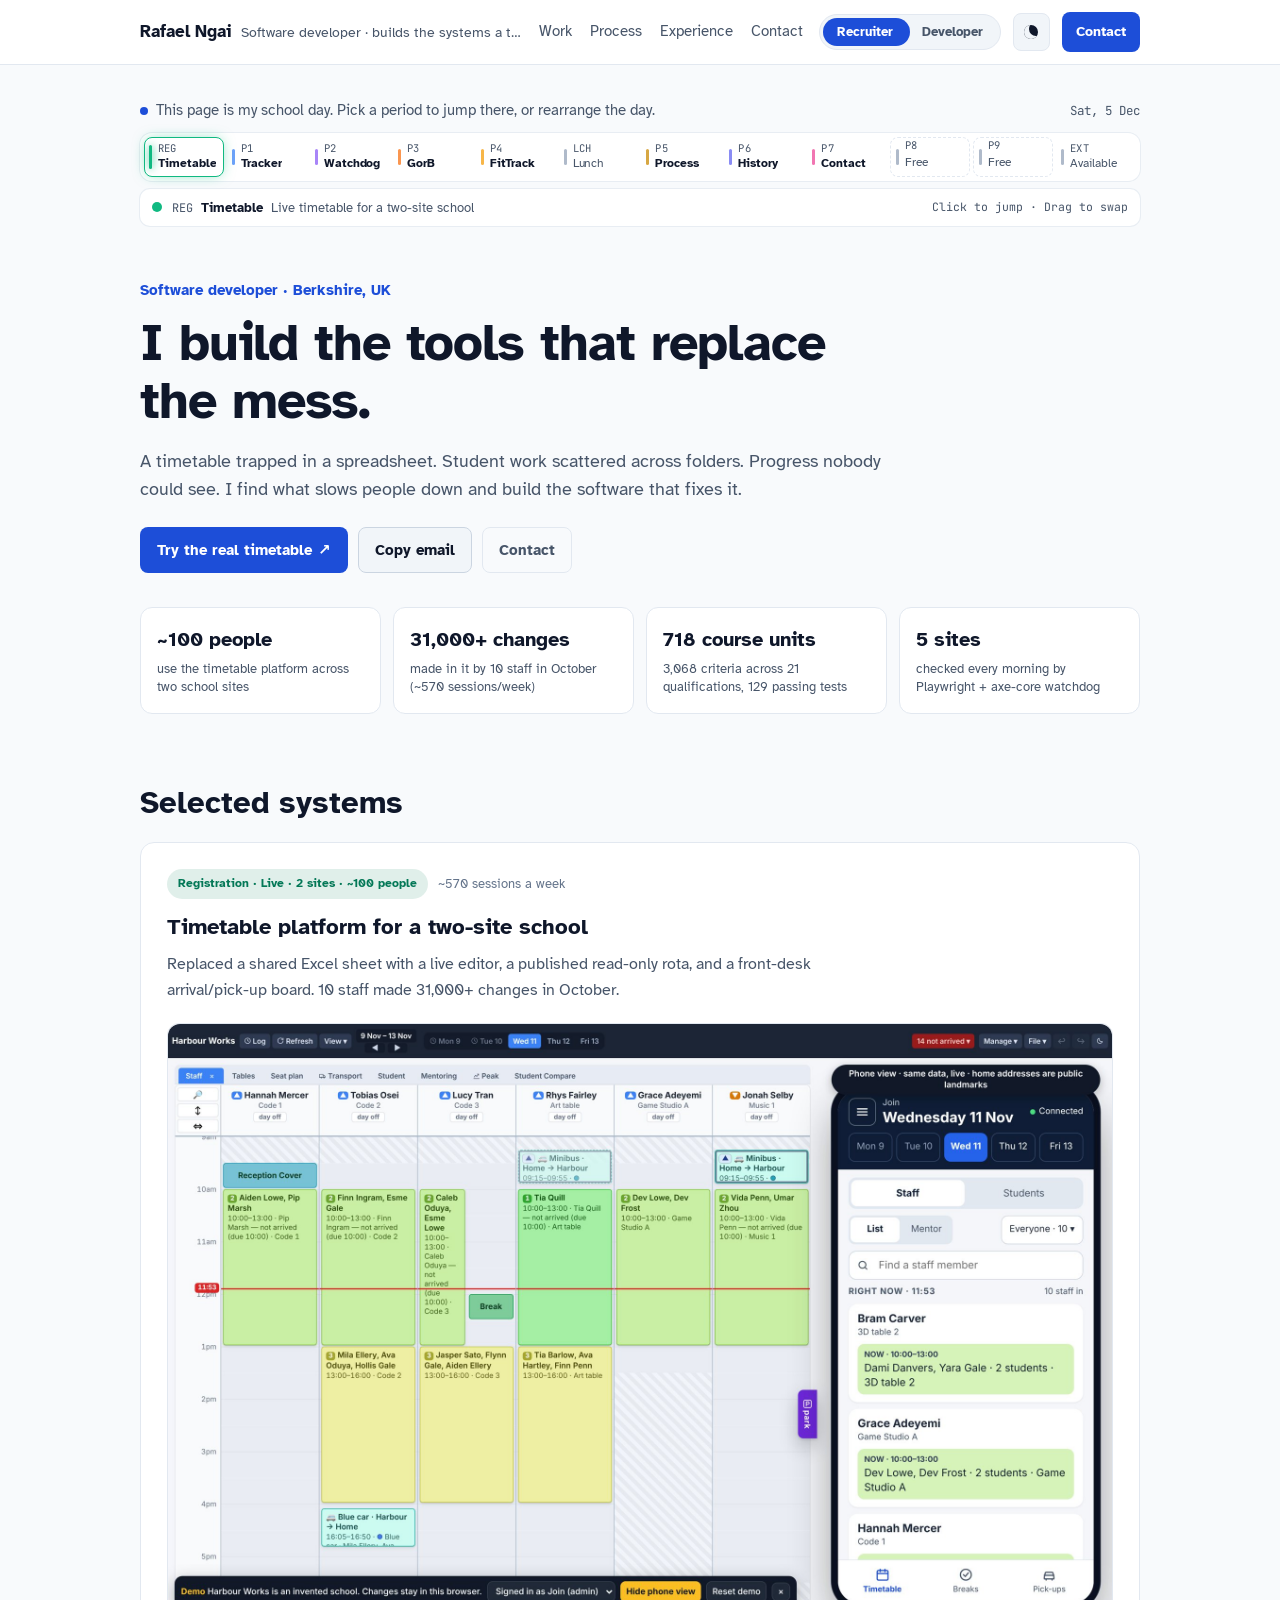
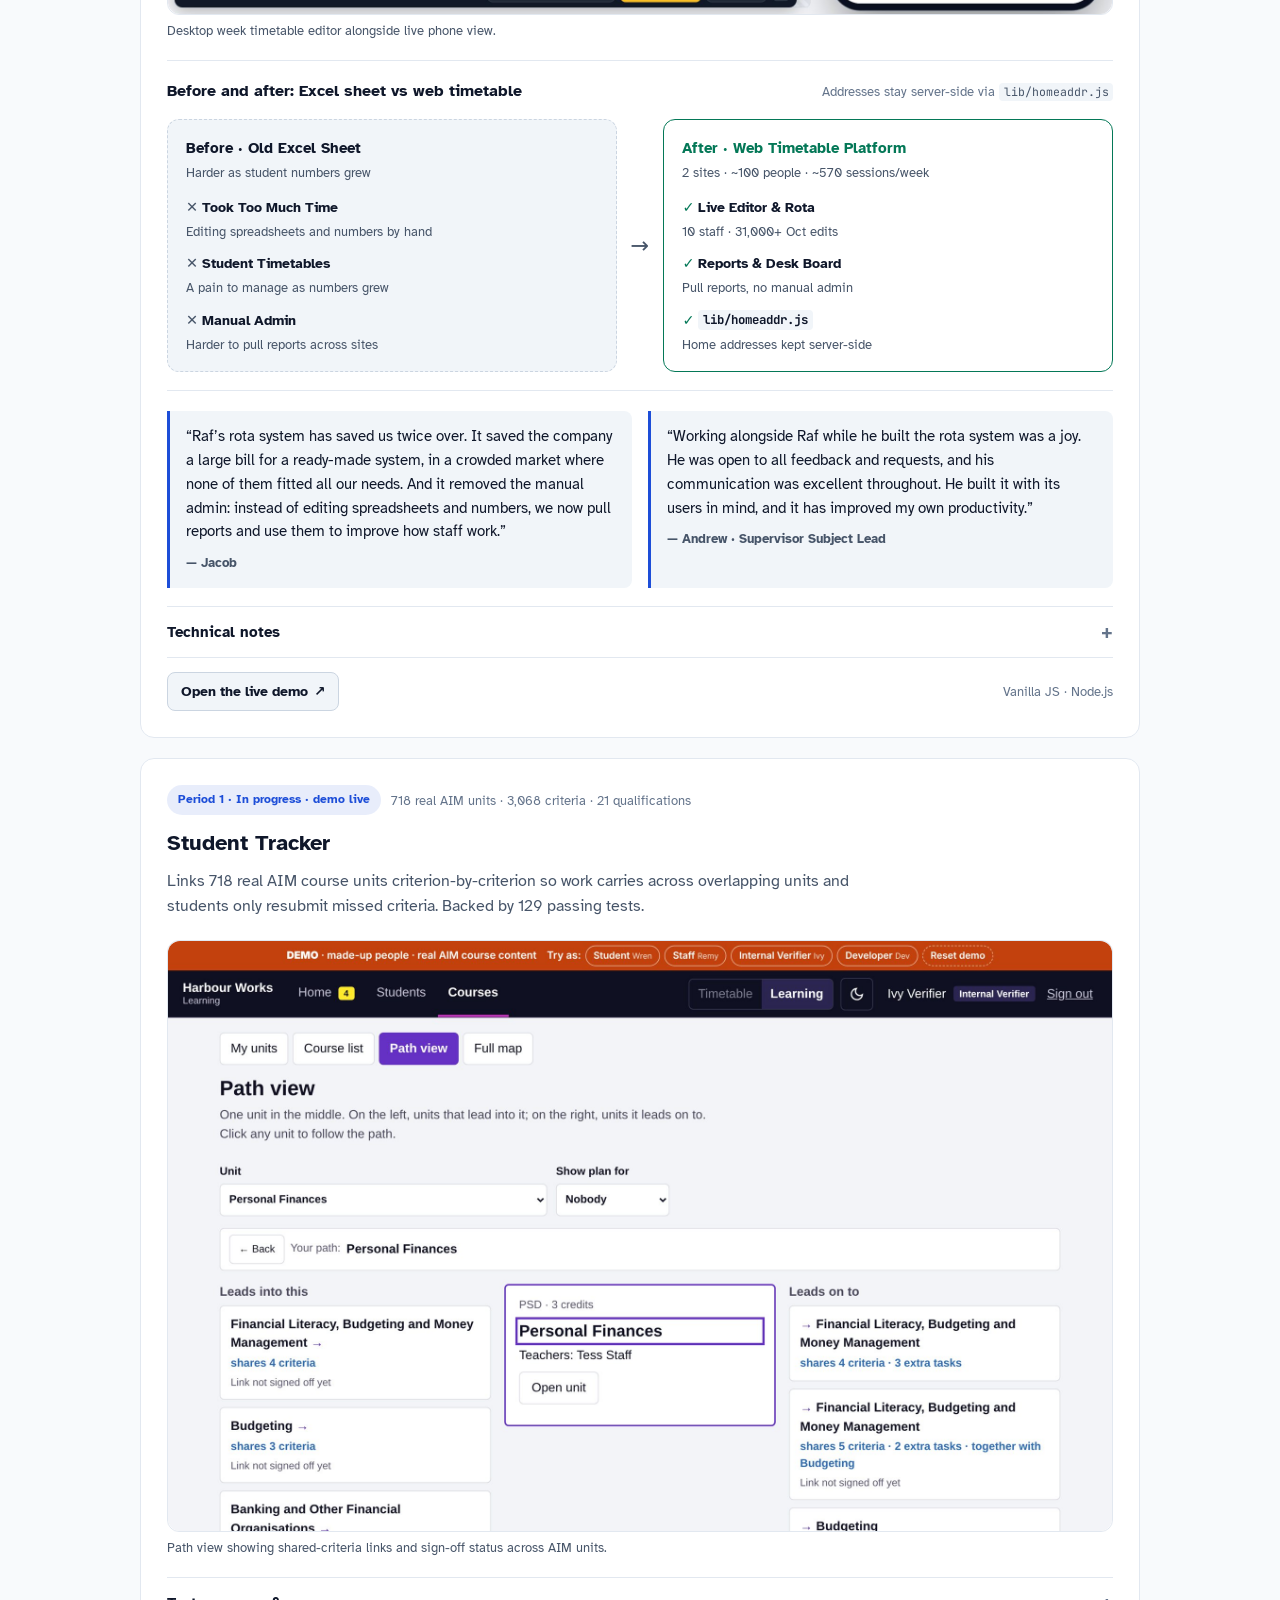
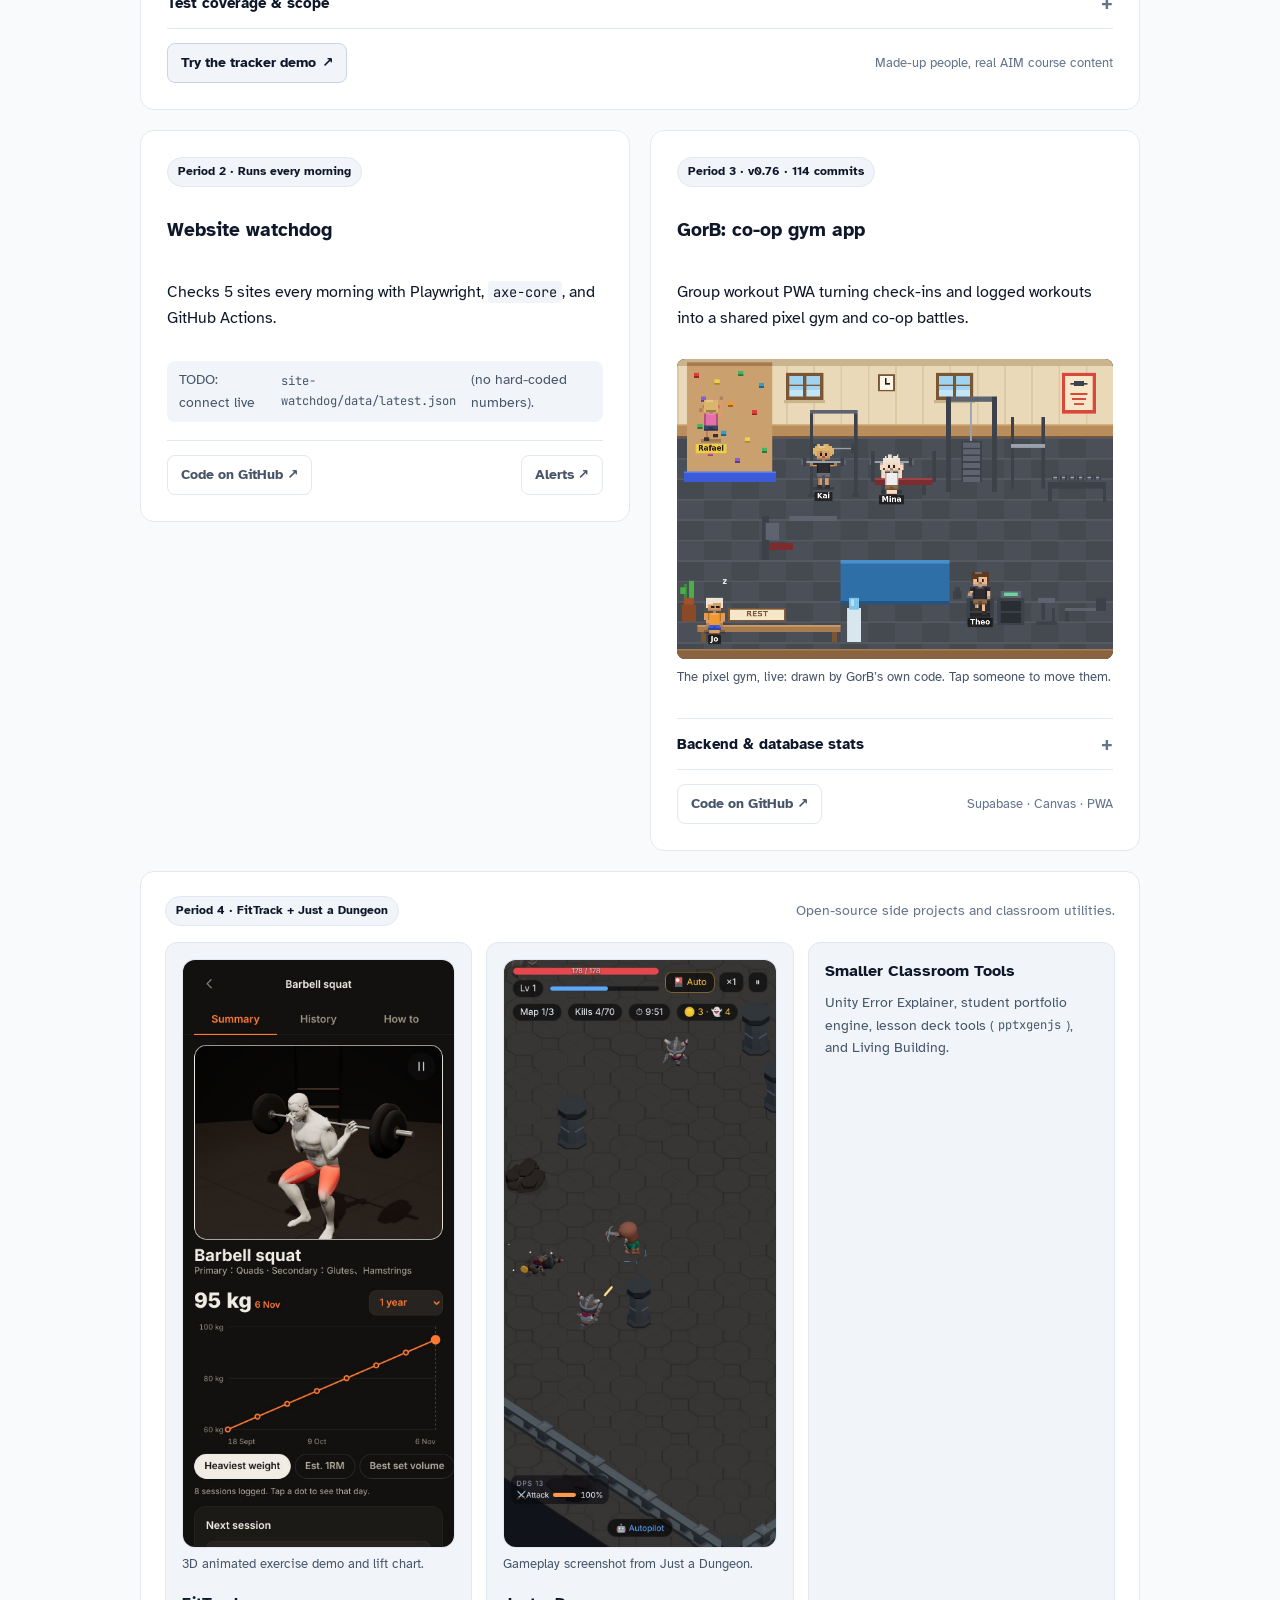
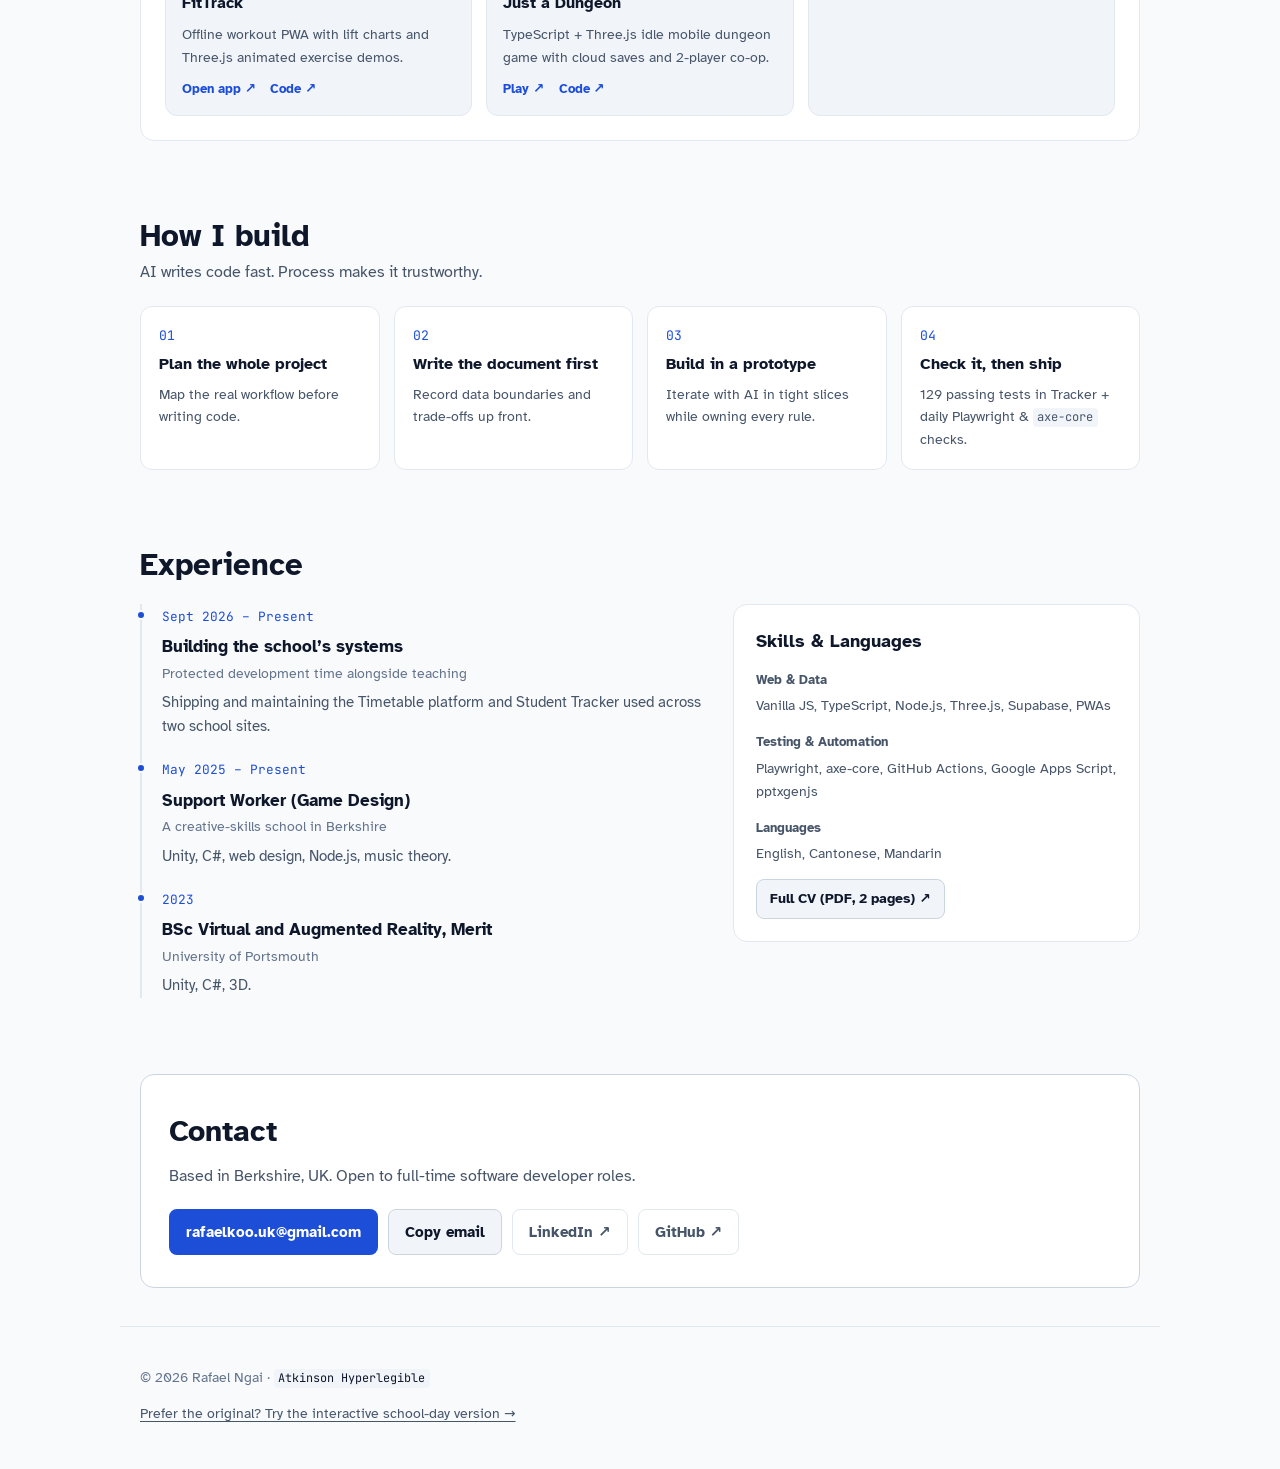
<file: index.html>
<!DOCTYPE html>
<html lang="en">
<head>
  <meta charset="UTF-8" />
  <meta name="viewport" content="width=device-width, initial-scale=1.0" />
  <title>Rafael Ngai — Software Developer</title>
  <script>
    document.documentElement.classList.add('js');
    try { var t = localStorage.getItem('rafael-theme'); if (t) document.documentElement.setAttribute('data-theme', t); } catch (e) {}
  </script>
  <link rel="preconnect" href="https://fonts.googleapis.com" />
  <link rel="preconnect" href="https://fonts.gstatic.com" crossorigin />
  <link href="https://fonts.googleapis.com/css2?family=Atkinson+Hyperlegible:ital,wght@0,400;0,700;1,400&family=JetBrains+Mono:wght@400;500&display=swap" rel="stylesheet" />
  <link rel="stylesheet" href="styles.css" />
<meta name="description" content="Rafael Ngai, software developer in Berkshire, UK. I build the tools that replace the mess: a timetable platform used by ~100 people across two school sites, a course tracker, and a daily website watchdog.">
<meta property="og:title" content="Rafael Ngai, software developer">
<meta property="og:image" content="https://rafaelkoo.github.io/img/timetable.jpg">
<link rel="manifest" href="/site.webmanifest">
<link rel="apple-touch-icon" href="/apple-touch-icon.png">
<link rel="icon" href="/favicon.svg">
<style>.media-frame img{border-radius:inherit}.media-frame:has(img){border:1px solid var(--border-subtle);padding:0;background:none}.pixel-gym-box canvas{max-width:100%}</style>
<style>.accordion-inner .dev-h{margin:4px 0 6px;font-size:.95rem}.accordion-inner pre.code{overflow-x:auto;margin:0 0 14px;padding:12px 14px;background:#1b2130;color:#DCE3F0;border-radius:8px;font-family:"JetBrains Mono",ui-monospace,monospace;font-size:12.5px;line-height:1.55}.code .c{color:#8C97AD}.code .k{color:#9DB4FF}.code .s{color:#B5E8A0}.spk-wrap{display:inline-flex;align-items:center;gap:8px;margin-left:auto;margin-right:10px}.spk{width:84px;height:24px;display:block}.spk polyline{fill:none;stroke:var(--accent-primary);stroke-width:1.6;stroke-linejoin:round;stroke-linecap:round}.spk-score{font-family:"JetBrains Mono",monospace;font-size:.78rem;color:var(--text-secondary)}@media (max-width:420px){.spk{width:56px}}</style>
<link rel="stylesheet" href="tt-widget.css">
<style>.process-step h3{margin:0 0 6px;font-size:1rem}.timeline-item h3{margin:4px 0 2px;font-size:1.08rem}.skill-group h4{margin:0 0 4px;font-size:.84rem;color:var(--text-secondary)}.site-footer code{color:var(--text-primary)}.meta-muted code,.pane-head span,.mini-card figcaption,.media-slot figcaption{color:var(--text-secondary)}.pill-time{opacity:1!important;color:var(--text-secondary)}.day-pill.is-active .pill-time{color:inherit}</style>
<style>::view-transition-old(root),::view-transition-new(root){animation:none;mix-blend-mode:normal}::view-transition-old(root){z-index:1}::view-transition-new(root){z-index:2}html.theme-fading,html.theme-fading *,html.theme-fading *::before{transition:background-color .4s ease,color .4s ease,border-color .4s ease,fill .4s ease!important}.two-col-grid{align-items:start}.classic-link{margin:8px 0 0}.classic-link a{color:var(--text-secondary);text-decoration:underline;text-underline-offset:3px}</style>
<style>.ba{display:grid;grid-template-columns:1fr auto 1fr;gap:14px;align-items:stretch}.ba-col{border-radius:12px;padding:16px 18px;min-width:0}.ba-before{background:var(--bg-elevated);border:1px dashed var(--border-strong)}.ba-after{background:var(--bg-surface);border:1px solid var(--accent-emerald)}.ba-h{margin:0;font-size:.95rem}.ba-after .ba-h{color:var(--accent-emerald)}.ba-sub{margin:2px 0 12px;font-size:.84rem;color:var(--text-secondary)}.ba-list{list-style:none;margin:0;padding:0;display:grid;gap:10px}.ba-list li{display:grid;gap:2px}.ba-list b{font-size:.9rem}.ba-list span{font-size:.84rem;color:var(--text-secondary)}.ba-before .ba-list b::before{content:"\2715  ";color:var(--text-secondary)}.ba-after .ba-list b::before{content:"\2713  ";color:var(--accent-emerald)}.ba-arrow{align-self:center;font-size:1.4rem;color:var(--text-secondary)}@media (max-width:720px){.ba{grid-template-columns:1fr}.ba-arrow{justify-self:center;transform:rotate(90deg)}}</style>
</head>
<body>
  <a class="skip-link" href="#main">Skip to content</a>

  <!-- Solid Header (no glass-blur) + 2px Scroll Progress -->
  <header class="site-header" id="top">
    <span class="scroll-progress" id="scroll-progress" aria-hidden="true"></span>
    <div class="container header-inner">
      <a href="#top" class="brand">
        <span class="brand-name">Rafael Ngai</span>
        <span class="brand-role">Software developer &middot; builds the systems a two-site school runs on</span>
      </a>

      <nav class="header-nav" aria-label="Primary">
        <a href="#work">Work</a>
        <a href="#process">Process</a>
        <a href="#experience">Experience</a>
        <a href="#contact">Contact</a>
      </nav>

      <div class="header-actions">
        <div class="segmented-control" role="group" aria-label="Reading mode">
          <div class="segmented-indicator" aria-hidden="true"></div>
          <button type="button" class="seg-btn is-active" data-mode="recruiter" aria-pressed="true">Recruiter</button>
          <button type="button" class="seg-btn" data-mode="technical" aria-pressed="false">Developer</button>
        </div>
        <button type="button" class="theme-btn" id="theme-toggle" aria-label="Switch between light and dark theme" aria-pressed="false" title="Light / dark">
          <span class="theme-sun" aria-hidden="true"></span>
          <span class="theme-moon" aria-hidden="true"></span>
        </button>
        <a href="#contact" class="btn btn-primary btn-sm">Contact</a>
      </div>

      <button type="button" class="mobile-menu-btn" aria-expanded="false" aria-controls="mobile-drawer" aria-label="Open navigation menu">
        <span></span><span></span>
      </button>
    </div>

    <!-- Compact School-Day Scroll-Spy Bar (shown once #draggable-timetable-slot scrolls out of view) -->
    <div class="day-bar" id="day-bar" aria-label="Portfolio sections">
      <div class="container day-bar-inner">
        <span class="day-bar-label">School day</span>
        <div class="day-pills">
          <a href="#timetable" class="day-pill is-active" data-section="timetable"><span class="pill-time">Reg</span> Timetable</a>
          <a href="#tracker" class="day-pill" data-section="tracker"><span class="pill-time">P1</span> Student Tracker</a>
          <a href="#watchdog" class="day-pill" data-section="watchdog"><span class="pill-time">P2</span> Watchdog</a>
          <a href="#gorb" class="day-pill" data-section="gorb"><span class="pill-time">P3</span> GorB</a>
          <a href="#side-projects" class="day-pill" data-section="side-projects"><span class="pill-time">P4</span> FitTrack + Game</a>
          <a href="#process" class="day-pill" data-section="process"><span class="pill-time">P5</span> How I build</a>
          <a href="#experience" class="day-pill" data-section="experience"><span class="pill-time">P6</span> Experience</a>
          <a href="#contact" class="day-pill" data-section="contact"><span class="pill-time">P7</span> Contact</a>
        </div>
      </div>
    </div>
  </header>

  <!-- Mobile Drawer -->
  <div class="mobile-drawer" id="mobile-drawer" hidden>
    <div class="mobile-drawer-backdrop" data-close-drawer></div>
    <div class="mobile-drawer-panel" role="dialog" aria-modal="true" aria-label="Navigation">
      <div class="drawer-header">
        <span class="brand-name">Rafael Ngai</span>
        <div class="drawer-header-actions">
          <button type="button" class="theme-btn" aria-label="Switch between light and dark theme" aria-pressed="false" title="Light / dark">
            <span class="theme-sun" aria-hidden="true"></span>
            <span class="theme-moon" aria-hidden="true"></span>
          </button>
          <button type="button" class="icon-btn" id="drawer-close-btn" data-close-drawer aria-label="Close menu">&times;</button>
        </div>
      </div>
      <div class="drawer-mode">
        <span class="drawer-label">View mode</span>
        <div class="segmented-control segmented-control--full" role="group" aria-label="Mobile reading mode">
          <div class="segmented-indicator" aria-hidden="true"></div>
          <button type="button" class="seg-btn is-active" data-mode="recruiter" aria-pressed="true">Recruiter</button>
          <button type="button" class="seg-btn" data-mode="technical" aria-pressed="false">Developer</button>
        </div>
      </div>
      <nav class="drawer-links">
        <a href="#timetable" data-close-drawer><span>Reg</span> Timetable platform</a>
        <a href="#tracker" data-close-drawer><span>P1</span> Student Tracker</a>
        <a href="#watchdog" data-close-drawer><span>P2</span> Website watchdog</a>
        <a href="#gorb" data-close-drawer><span>P3</span> GorB</a>
        <a href="#side-projects" data-close-drawer><span>P4</span> FitTrack + Game</a>
        <a href="#process" data-close-drawer><span>P5</span> How I build</a>
        <a href="#experience" data-close-drawer><span>P6</span> Experience</a>
        <a href="#contact" data-close-drawer><span>P7</span> Contact</a>
      </nav>
    </div>
  </div>

  <main id="main">
    <!-- Full-width Draggable Timetable Slot under header -->
    <section class="timetable-hero-slot" id="draggable-timetable-slot" aria-label="School-day timetable">
      <div class="container">
        <div class="ttw" id="ttw"><div class="ttw-head"><p class="ttw-lead"><span class="ttw-dot" aria-hidden="true"></span>This page is my school day. Pick a period to jump there, or rearrange the day.</p><div class="ttw-tools"><div class="ttw-mode" role="group" aria-label="What a tap does"><button type="button" data-mode="jump" aria-pressed="true">Jump</button><button type="button" data-mode="swap" aria-pressed="false">Swap</button></div><button type="button" class="ttw-reset" hidden>Reset</button><span class="ttw-date" aria-hidden="true"></span></div></div><ol class="ttw-rail" aria-label="My school day"><li class="ttw-slot" title="Registration"><span class="ttw-bar" aria-hidden="true"></span><div class="ttw-txt"><span class="ttw-code" aria-label="Registration">REG</span><div class="ttw-cell"><a class="ttw-blk" data-b="tt" data-full="Timetable" href="#timetable" aria-label="Timetable" aria-describedby="ttwHelp">Timetable</a></div></div></li><li class="ttw-slot" title="Period 1"><span class="ttw-bar" aria-hidden="true"></span><div class="ttw-txt"><span class="ttw-code" aria-label="Period 1">P1</span><div class="ttw-cell"><a class="ttw-blk" data-b="tr" data-full="Student Tracker" href="#tracker" aria-label="Student Tracker" aria-describedby="ttwHelp">Tracker</a></div></div></li><li class="ttw-slot" title="Period 2"><span class="ttw-bar" aria-hidden="true"></span><div class="ttw-txt"><span class="ttw-code" aria-label="Period 2">P2</span><div class="ttw-cell"><a class="ttw-blk" data-b="wd" data-full="Website watchdog" href="#watchdog" aria-label="Website watchdog" aria-describedby="ttwHelp">Watchdog</a></div></div></li><li class="ttw-slot" title="Period 3"><span class="ttw-bar" aria-hidden="true"></span><div class="ttw-txt"><span class="ttw-code" aria-label="Period 3">P3</span><div class="ttw-cell"><a class="ttw-blk" data-b="gb" data-full="GorB" href="#gorb" aria-label="GorB" aria-describedby="ttwHelp">GorB</a></div></div></li><li class="ttw-slot" title="Period 4"><span class="ttw-bar" aria-hidden="true"></span><div class="ttw-txt"><span class="ttw-code" aria-label="Period 4">P4</span><div class="ttw-cell"><a class="ttw-blk" data-b="ft" data-full="FitTrack + game" href="#side-projects" aria-label="FitTrack + game" aria-describedby="ttwHelp">FitTrack</a></div></div></li><li class="ttw-slot" title="Lunch"><span class="ttw-bar" aria-hidden="true"></span><div class="ttw-txt"><span class="ttw-code" aria-label="Lunch">LCH</span><div class="ttw-cell"><span class="ttw-blk ttw-locked" data-b="lunch" data-full="Lunch">Lunch<span class="ttw-sr"> (locked)</span></span></div></div></li><li class="ttw-slot" title="Period 5"><span class="ttw-bar" aria-hidden="true"></span><div class="ttw-txt"><span class="ttw-code" aria-label="Period 5">P5</span><div class="ttw-cell"><a class="ttw-blk" data-b="how" data-full="How I build" href="#process" aria-label="How I build" aria-describedby="ttwHelp">Process</a></div></div></li><li class="ttw-slot" title="Period 6"><span class="ttw-bar" aria-hidden="true"></span><div class="ttw-txt"><span class="ttw-code" aria-label="Period 6">P6</span><div class="ttw-cell"><a class="ttw-blk" data-b="ex" data-full="Work history" href="#experience" aria-label="Work history" aria-describedby="ttwHelp">History</a></div></div></li><li class="ttw-slot" title="Period 7"><span class="ttw-bar" aria-hidden="true"></span><div class="ttw-txt"><span class="ttw-code" aria-label="Period 7">P7</span><div class="ttw-cell"><a class="ttw-blk" data-b="ct" data-full="Contact" href="#contact" aria-label="Contact" aria-describedby="ttwHelp">Contact</a></div></div></li><li class="ttw-slot" title="Period 8"><span class="ttw-bar" aria-hidden="true"></span><div class="ttw-txt"><span class="ttw-code" aria-label="Period 8">P8</span><div class="ttw-cell"><span class="ttw-free">Free</span></div></div></li><li class="ttw-slot" title="Period 9"><span class="ttw-bar" aria-hidden="true"></span><div class="ttw-txt"><span class="ttw-code" aria-label="Period 9">P9</span><div class="ttw-cell"><span class="ttw-free">Free</span></div></div></li><li class="ttw-slot" title="After school"><span class="ttw-bar" aria-hidden="true"></span><div class="ttw-txt"><span class="ttw-code" aria-label="After school">EXT</span><div class="ttw-cell"><a class="ttw-blk ttw-locked" data-b="avail" data-full="Available to start: ask me" href="#contact">Available<span class="ttw-sr"> (locked)</span></a></div></div></li></ol><div class="ttw-strip"><span class="ttw-sd" aria-hidden="true"></span><div class="ttw-read"><span class="ttw-sc"></span><b class="ttw-sn"></b><span class="ttw-sx"></span></div><span class="ttw-hint">Click to jump · Drag to swap</span><a class="ttw-go" href="#timetable">Go there</a></div><p id="ttwHelp" class="ttw-sr">Press Enter to jump to this part of the page. Hold Shift and press an arrow key to move it to another period.</p><p class="ttw-live ttw-sr" aria-live="polite"></p></div>
      </div>
    </section>

    <!-- Hero (solid text, no gradient headline) -->
    <section class="hero container">
      <div class="hero-content">
        <p class="hero-location hero-stagger">Software developer &middot; Berkshire, UK</p>

        <h1 class="hero-title hero-stagger">
          I build the tools that replace the mess.
        </h1>

        <p class="hero-subtitle hero-stagger">
          A timetable trapped in a spreadsheet. Student work scattered across folders. Progress nobody could see. I find what slows people down and build the software that fixes it.
        </p>

        <div class="hero-cta-row hero-stagger">
          <a href="timetable-demo/" target="_blank" rel="noopener noreferrer" class="btn btn-primary">
            Try the real timetable <span class="arrow-nowrap">&nearr;</span>
          </a>
          <button type="button" class="btn btn-secondary copy-email-btn" data-email="rafaelkoo.uk@gmail.com">Copy email</button>
          <a href="#contact" class="btn btn-ghost">Contact</a>
        </div>
      </div>

      <!-- 4-Stat Metrics Strip -->
      <div class="metrics-strip hero-stagger" aria-label="Key impact metrics">
        <div class="metric-card">
          <span class="metric-value">~100 people</span>
          <span class="metric-label">use the timetable platform across two school sites</span>
        </div>
        <div class="metric-card">
          <span class="metric-value">31,000+ changes</span>
          <span class="metric-label">made in it by 10 staff in October (~570 sessions/week)</span>
        </div>
        <div class="metric-card">
          <span class="metric-value">718 course units</span>
          <span class="metric-label">3,068 criteria across 21 qualifications, 129 passing tests</span>
        </div>
        <div class="metric-card">
          <span class="metric-value">5 sites</span>
          <span class="metric-label">checked every morning by Playwright + axe-core watchdog</span>
        </div>
      </div>
    </section>

    <!-- Flagship Case Studies -->
    <section class="section container" id="work">
      <div class="section-intro reveal">
        <h2>Selected systems</h2>
      </div>

      <!-- Flagship 1: Timetable (Flat layout, no cards inside cards) -->
      <article class="case-card reveal" id="timetable">
        <div class="case-header">
          <div class="case-meta">
            <span class="period-badge period-badge--green">Registration &middot; Live &middot; 2 sites &middot; ~100 people</span>
            <span class="meta-muted">~570 sessions a week</span>
          </div>
          <h3>Timetable platform for a two-site school</h3>
          <p class="case-lead">
            Replaced a shared Excel sheet with a live editor, a published read-only rota, and a front-desk arrival/pick-up board. 10 staff made 31,000+ changes in October.
          </p>
        </div>

        <figure class="media-slot">
          <div class="media-frame" aria-label="Image slot for Timetable screenshot"><img src="img/timetable.jpg" alt="The timetable editor for a week, with the phone view beside it showing the same day live" width="2000" height="1250" loading="lazy" style="width:100%;height:100%;object-fit:cover;object-position:center;display:block"></div>
          <figcaption>Desktop week timetable editor alongside live phone view.</figcaption>
        </figure>

        <!-- Flat Interactive Split-Compare (confirmed wording only) -->
        <div class="flat-viz" aria-label="Interactive before and after timetable comparison">
          <div class="flat-viz-head">
            <h4>Before and after: Excel sheet vs web timetable</h4>
            <span class="meta-muted">Addresses stay server-side via <code>lib/homeaddr.js</code></span>
          </div>

          <div class="ba"><div class="ba-col ba-before"><h5 class="ba-h">Before &middot; Old Excel Sheet</h5><p class="ba-sub">Harder as student numbers grew</p><ul class="ba-list"><li><b>Took Too Much Time</b><span>Editing spreadsheets and numbers by hand</span></li><li><b>Student Timetables</b><span>A pain to manage as numbers grew</span></li><li><b>Manual Admin</b><span>Harder to pull reports across sites</span></li></ul></div><span class="ba-arrow" aria-hidden="true">&rarr;</span><div class="ba-col ba-after"><h5 class="ba-h">After &middot; Web Timetable Platform</h5><p class="ba-sub">2 sites &middot; ~100 people &middot; ~570 sessions/week</p><ul class="ba-list"><li><b>Live Editor &amp; Rota</b><span>10 staff &middot; 31,000+ Oct edits</span></li><li><b>Reports &amp; Desk Board</b><span>Pull reports, no manual admin</span></li><li><b><code>lib/homeaddr.js</code></b><span>Home addresses kept server-side</span></li></ul></div></div>
        </div>

        <div class="testimonials-grid">
          <blockquote class="testimonial">
            &ldquo;Raf&rsquo;s rota system has saved us twice over. It saved the company a large bill for a ready-made system, in a crowded market where none of them fitted all our needs. And it removed the manual admin: instead of editing spreadsheets and numbers, we now pull reports and use them to improve how staff work.&rdquo;
            <footer>&mdash; Jacob</footer>
          </blockquote>
          <blockquote class="testimonial">
            &ldquo;Working alongside Raf while he built the rota system was a joy. He was open to all feedback and requests, and his communication was excellent throughout. He built it with its users in mind, and it has improved my own productivity.&rdquo;
            <footer>&mdash; Andrew &middot; Supervisor Subject Lead</footer>
          </blockquote>
        </div>

        <div class="accordion">
          <button type="button" class="accordion-trigger" aria-expanded="false">
            <span>Technical notes</span>
            <span class="accordion-icon" aria-hidden="true">+</span>
          </button>
          <div class="accordion-panel" aria-hidden="true" inert>
            <div class="accordion-inner">
            <h4 class="dev-h">How the address rule works</h4>
            <p>The server, not the page, decides who gets addresses. A run's addresses go only to the people on that run or an editor allowed to edit it, and the read is logged without the address itself.</p>

              <p>Built with Vanilla JS and Node.js. <code>lib/homeaddr.js</code> keeps pupil home addresses server-side rather than sending them to general rota views.</p>
              <div class="tech-tags">
                <span>Vanilla JS</span><span>Node.js</span><span>lib/homeaddr.js</span><span>Test suites</span>
              </div>
            </div>
          </div>
        </div>

        <div class="case-footer">
          <a href="timetable-demo/" target="_blank" rel="noopener noreferrer" class="btn btn-secondary btn-sm">
            Open the live demo <span class="arrow-nowrap">&nearr;</span>
          </a>
          <span class="stack-inline">Vanilla JS &middot; Node.js</span>
        </div>
      </article>

      <!-- Flagship 2: Student Tracker (Flat illustrative graph, zero invented AIM unit numbers) -->
      <article class="case-card reveal" id="tracker">
        <div class="case-header">
          <div class="case-meta">
            <span class="period-badge period-badge--blue">Period 1 &middot; In progress &middot; demo live</span>
            <span class="meta-muted">718 real AIM units &middot; 3,068 criteria &middot; 21 qualifications</span>
          </div>
          <h3>Student Tracker</h3>
          <p class="case-lead">
            Links 718 real AIM course units criterion-by-criterion so work carries across overlapping units and students only resubmit missed criteria. Backed by 129 passing tests.
          </p>
        </div>

        <figure class="media-slot">
          <div class="media-frame" aria-label="Image slot for Student Tracker screenshot"><img src="img/tracker-path.jpg" alt="Path view of the Personal Finances unit, showing which units share criteria with it and whether each link is signed off" width="2000" height="1250" loading="lazy" style="width:100%;height:100%;object-fit:cover;object-position:center;display:block"></div>
          <figcaption>Path view showing shared-criteria links and sign-off status across AIM units.</figcaption>
        </figure>

        <div class="accordion">
          <button type="button" class="accordion-trigger" aria-expanded="false">
            <span>Test coverage &amp; scope</span>
            <span class="accordion-icon" aria-hidden="true">+</span>
          </button>
          <div class="accordion-panel" aria-hidden="true" inert>
            <div class="accordion-inner">
            <h4 class="dev-h">How the rules work</h4>
            <p>Every change is a named action. Its rule is a pure function that returns the writes it wants, and the store saves all of them or none. The page loads the same rule files only to grey out buttons.</p>

              <p>Covers 718 real AIM course units and 3,068 criteria across 21 qualifications, guarded by 129 passing automated tests.</p>
              <div class="tech-tags">
                <span>718 AIM Units</span><span>3,068 Criteria</span><span>21 Qualifications</span><span>129 Passing Tests</span>
              </div>
            </div>
          </div>
        </div>

        <div class="case-footer">
          <a href="tracker-demo/" target="_blank" rel="noopener noreferrer" class="btn btn-secondary btn-sm">
            Try the tracker demo <span class="arrow-nowrap">&nearr;</span>
          </a>
          <span class="stack-inline">Made-up people, real AIM course content</span>
        </div>
      </article>

      <!-- Secondary Grid: Watchdog (Reads live JSON or shows TODO/no invented numbers) + GorB -->
      <div class="two-col-grid">
        <article class="case-card case-card--compact reveal" id="watchdog">
          <div class="case-meta">
            <span class="period-badge period-badge--purple">Period 2 &middot; Runs every morning</span>
          </div>
          <h3>Website watchdog</h3>
          <p>Checks 5 sites every morning with Playwright, <code>axe-core</code>, and GitHub Actions.</p>

          

          <ul class="status-list" id="watchdog-list" aria-label="Monitored sites">
            <li class="status-loading">Loading live check from <code>site-watchdog/data/latest.json</code>&hellip;</li>
          </ul>

          <div class="case-footer">
            <a href="https://github.com/rafaelkoo/site-watchdog" target="_blank" rel="noopener noreferrer" class="btn btn-ghost btn-sm">Code on GitHub &nearr;</a>
            <a href="https://github.com/rafaelkoo/site-watchdog/issues" target="_blank" rel="noopener noreferrer" class="btn btn-ghost btn-sm">Alerts &nearr;</a>
          </div>
        </article>

        <article class="case-card case-card--compact reveal" id="gorb">
          <div class="case-meta">
            <span class="period-badge period-badge--red">Period 3 &middot; v0.76 &middot; 114 commits</span>
          </div>
          <h3>GorB: co-op gym app</h3>
          <p>Group workout PWA turning check-ins and logged workouts into a shared pixel gym and co-op battles.</p>

          <figure class="media-slot" data-gorb-gym><div class="pixel-gym-box"><img src="img/gorb-gym.png" alt="Pixel gym: five friends&#x27; avatars at the squat rack, bench, deadlift platform and treadmill, with one dozing on the rest bench" width="2048" height="1408" loading="lazy" style="width:100%;height:auto;object-fit:cover;object-position:center;display:block"></div><figcaption>Drawn live by GorB&rsquo;s own pixel code, with made-up people. Tap someone to move them.</figcaption></figure>

          <div class="accordion">
            <button type="button" class="accordion-trigger" aria-expanded="false">
              <span>Backend &amp; database stats</span>
              <span class="accordion-icon" aria-hidden="true">+</span>
            </button>
            <div class="accordion-panel" aria-hidden="true" inert>
              <div class="accordion-inner">
                <p>v0.76, 114 commits, 60 migrations, 37 tables with row-level security, 129 server functions, and 5 Edge Functions on Supabase.</p>
              </div>
            </div>
          </div>

          <div class="case-footer">
            <a href="https://github.com/rafaelkoo/GorB" target="_blank" rel="noopener noreferrer" class="btn btn-ghost btn-sm">Code on GitHub &nearr;</a>
            <span class="stack-inline">Supabase &middot; Canvas &middot; PWA</span>
          </div>
        </article>
      </div>

      <!-- Side Projects (Removed Telegram bots & FitTrack dev note) -->
      <div class="side-projects reveal" id="side-projects">
        <div class="side-projects-head">
          <span class="period-badge period-badge--amber">Period 4 &middot; FitTrack + Just a Dungeon</span>
          <p>Open-source side projects and classroom utilities.</p>
        </div>
        <div class="three-col-grid">
          <div class="mini-card">
            <figure class="media-slot">
              <div class="media-frame" aria-label="Image slot for FitTrack"><img src="img/gym.jpg" alt="Barbell squat on an animated 3D model above a chart of heaviest weight over eight weeks (sample data)" width="780" height="1688" loading="lazy" style="width:100%;height:100%;object-fit:cover;object-position:center 18%;display:block"></div>
              <figcaption>3D animated exercise demo and lift chart.</figcaption>
            </figure>
            <h4>FitTrack</h4>
            <p>Offline workout PWA with lift charts and Three.js animated exercise demos.</p>
            <div class="mini-links">
              <a href="https://rafaelkoo.github.io/GymTrackingApp/" target="_blank" rel="noopener noreferrer">Open app &nearr;</a>
              <a href="https://github.com/rafaelkoo/GymTrackingApp" target="_blank" rel="noopener noreferrer">Code &nearr;</a>
            </div>
          </div>
          <div class="mini-card">
            <figure class="media-slot">
              <div class="media-frame" aria-label="Image slot for Just a Dungeon"><img src="img/dungeon.jpg" alt="An archer fighting skeletons in a dungeon on autopilot" width="780" height="1688" loading="lazy" style="width:100%;height:100%;object-fit:cover;object-position:center 40%;display:block"></div>
              <figcaption>Gameplay screenshot from Just a Dungeon.</figcaption>
            </figure>
            <h4>Just a Dungeon</h4>
            <p>TypeScript + Three.js idle mobile dungeon game with cloud saves and 2-player co-op.</p>
            <div class="mini-links">
              <a href="https://rafaelkoo.github.io/Just-a-Dungeon/" target="_blank" rel="noopener noreferrer">Play &nearr;</a>
              <a href="https://github.com/rafaelkoo/Just-a-Dungeon" target="_blank" rel="noopener noreferrer">Code &nearr;</a>
            </div>
          </div>
          <div class="mini-card">
            
            <h4>Smaller Classroom Tools</h4>
            <p>Unity Error Explainer, student portfolio engine, lesson deck tools (<code>pptxgenjs</code>), and Living Building.</p>
          </div>
        </div>
      </div>
    </section>

    <!-- Process (GitHub commit bars removed as requested) -->
    <section class="section container reveal" id="process">
      <div class="section-intro">
        <h2>How I build</h2>
        <p class="section-sub">AI writes code fast. Process makes it trustworthy.</p>
      </div>
      <div class="process-grid">
        <div class="process-step"><span class="step-num">01</span><h3>Plan the whole project</h3><p>Map the real workflow before writing code.</p></div>
        <div class="process-step"><span class="step-num">02</span><h3>Write the document first</h3><p>Record data boundaries and trade-offs up front.</p></div>
        <div class="process-step"><span class="step-num">03</span><h3>Build in a prototype</h3><p>Iterate with AI in tight slices while owning every rule.</p></div>
        <div class="process-step"><span class="step-num">04</span><h3>Check it, then ship</h3><p>129 passing tests in Tracker + daily Playwright &amp; <code>axe-core</code> checks.</p></div>
      </div>
    </section>

    <!-- Experience (Sept 2026 - Present) -->
    <section class="section container reveal" id="experience">
      <div class="section-intro">
        <h2>Experience</h2>
      </div>
      <div class="exp-layout">
        <div class="timeline">
          <div class="timeline-item">
            <span class="timeline-date">Sept 2026 &ndash; Present</span>
            <h3>Building the school&rsquo;s systems</h3>
            <p class="timeline-org">Protected development time alongside teaching</p>
            <p>Shipping and maintaining the Timetable platform and Student Tracker used across two school sites.</p>
          </div>
          <div class="timeline-item">
            <span class="timeline-date">May 2025 &ndash; Present</span>
            <h3>Support Worker (Game Design)</h3>
            <p class="timeline-org">A creative-skills school in Berkshire</p>
            <p>Unity, C#, web design, Node.js, music theory.</p>
          </div>
          <div class="timeline-item">
            <span class="timeline-date">2023</span>
            <h3>BSc Virtual and Augmented Reality, Merit</h3>
            <p class="timeline-org">University of Portsmouth</p>
            <p>Unity, C#, 3D.</p>
          </div>
        </div>
        <div class="skills-panel">
          <h3>Skills &amp; Languages</h3>
          <div class="skill-group"><h4>Web &amp; Data</h4><p>Vanilla JS, TypeScript, Node.js, Three.js, Supabase, PWAs</p></div>
          <div class="skill-group"><h4>Testing &amp; Automation</h4><p>Playwright, axe-core, GitHub Actions, Google Apps Script, pptxgenjs</p></div>
          <div class="skill-group"><h4>Languages</h4><p>English, Cantonese, Mandarin</p></div>
          <a href="cv/Rafael_Ngai_CV.pdf" target="_blank" rel="noopener noreferrer" class="btn btn-secondary btn-sm">Full CV (PDF, 2 pages) &nearr;</a>
        </div>
      </div>
    </section>

    <!-- Contact (Email & LinkedIn only, no phone number) -->
    <section class="section container reveal" id="contact">
      <div class="contact-box">
        <h2>Contact</h2>
        <p>Based in Berkshire, UK. Open to full-time software developer roles.</p>
        <div class="contact-actions">
          <a href="mailto:rafaelkoo.uk@gmail.com" class="btn btn-primary">rafaelkoo.uk@gmail.com</a>
          <button type="button" class="btn btn-secondary copy-email-btn" data-email="rafaelkoo.uk@gmail.com">Copy email</button>
          <a href="https://www.linkedin.com/in/rafael-ngai" target="_blank" rel="noopener noreferrer" class="btn btn-ghost">LinkedIn &nearr;</a>
          <a href="https://github.com/rafaelkoo" target="_blank" rel="noopener noreferrer" class="btn btn-ghost">GitHub &nearr;</a>
        </div>
      </div>
    </section>
  </main>

  <footer class="site-footer container">
    <p>&copy; 2026 Rafael Ngai &middot; <code>Atkinson Hyperlegible</code></p>
  <p class="classic-link"><a href="classic/">Prefer the original? Try the interactive school-day version &rarr;</a></p>
</footer>

  <!-- Non-shifting floating mode indicator & toast -->
  <div class="mode-pill" id="tech-banner" hidden aria-live="polite">
    Developer view active: technical panels expanded
  </div>
  <div class="toast" id="toast" role="status" aria-live="polite" hidden></div>

  <script src="app.js"></script>
<script type="module" src="js/gorb-live.js"></script>
<script type="module" src="wd-extra.js"></script>
<script src="tt-widget.js"></script>
<script>(function(){var d=document.getElementById('day-bar');if(!d)return;var f=function(){d.inert=d.getAttribute('aria-hidden')==='true'||d.classList.contains('is-hidden');};f();new MutationObserver(f).observe(d,{attributes:true,attributeFilter:['aria-hidden','class']});})();</script>
<script src="theme-fx.js"></script>
</body>
</html>
</file>
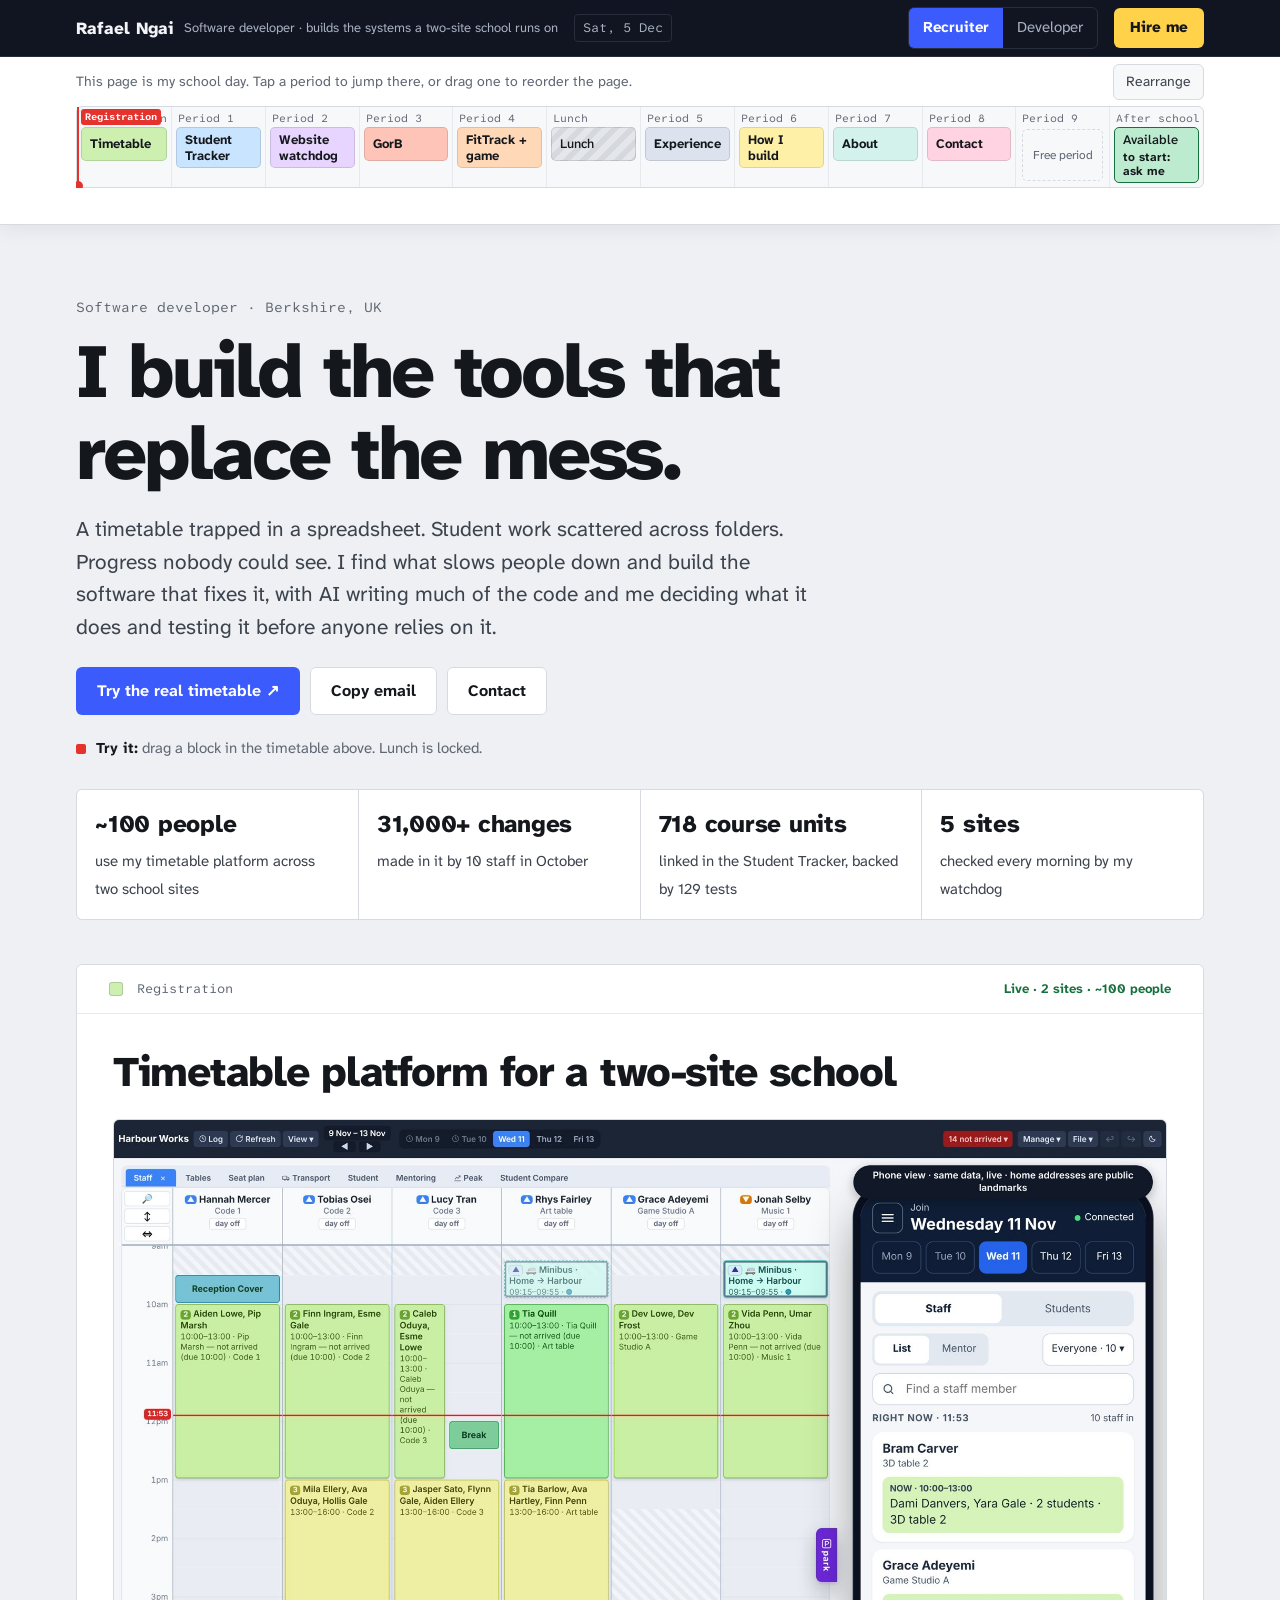
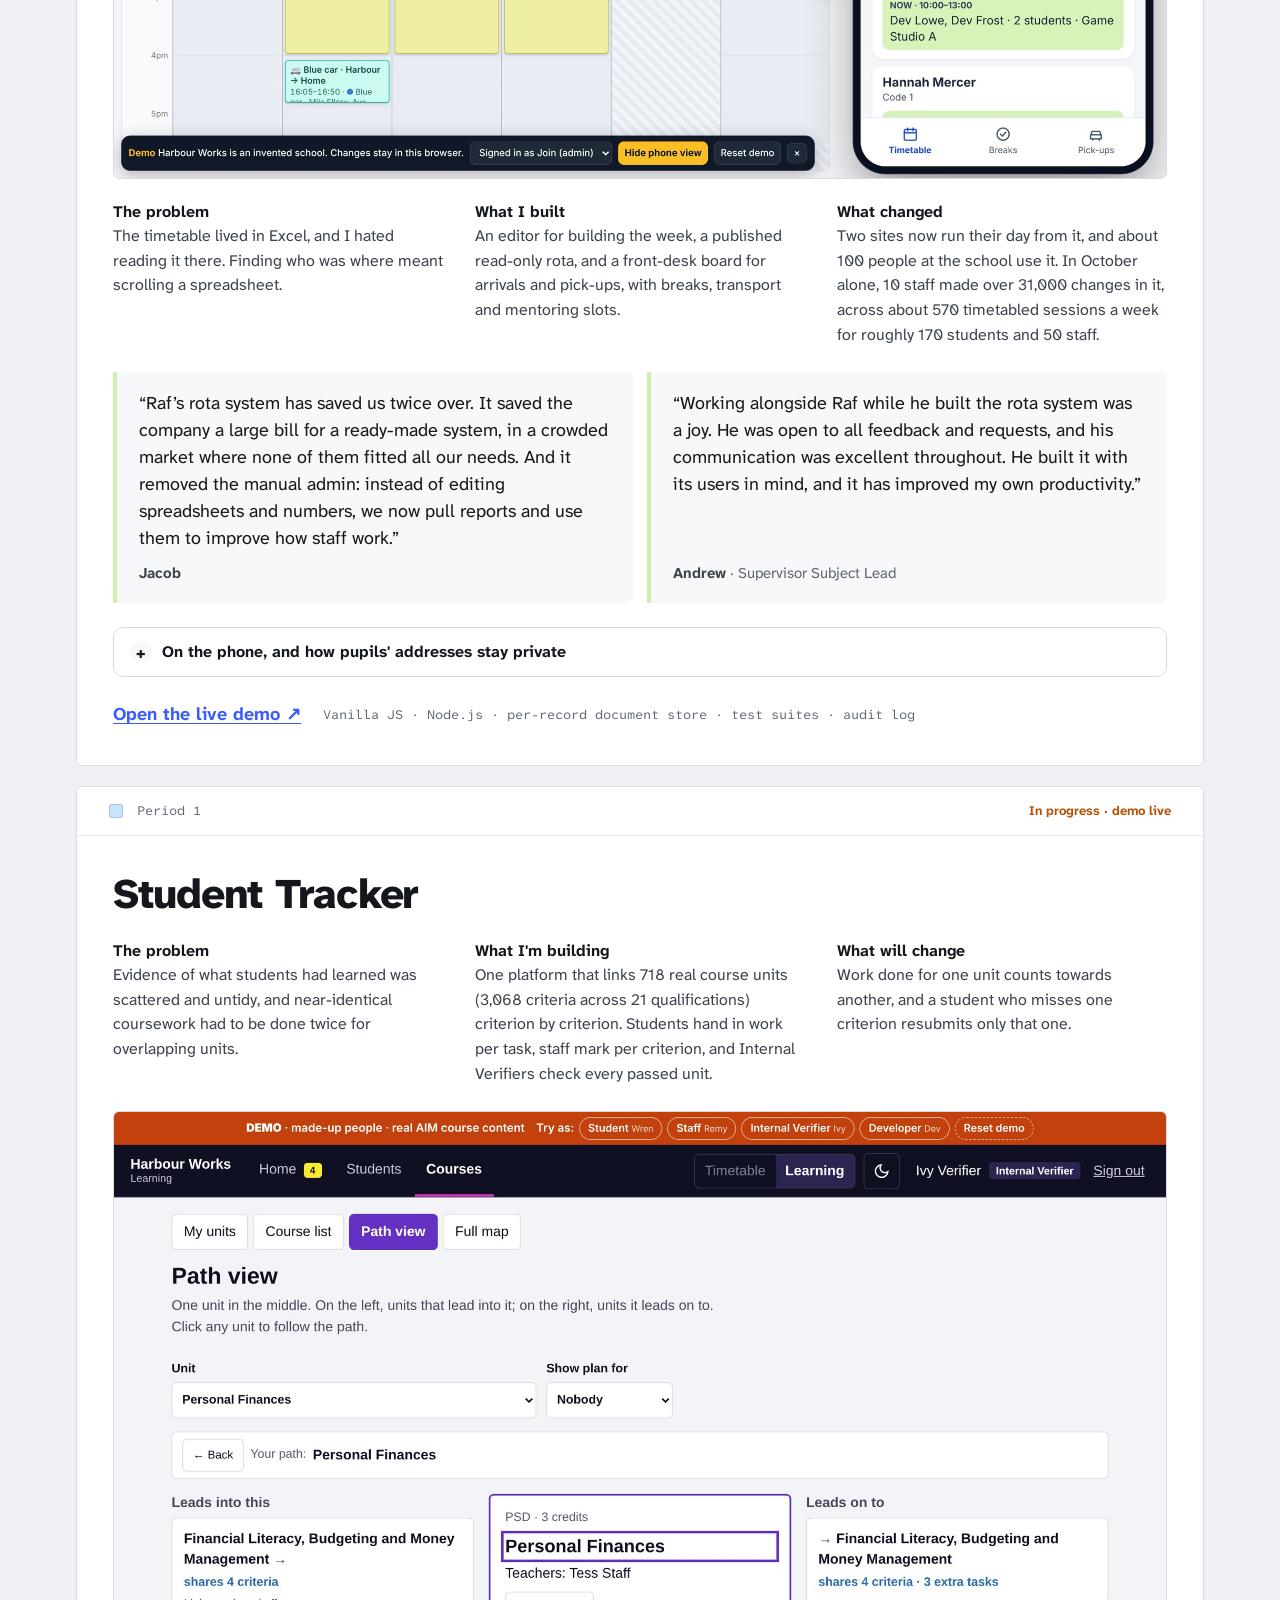
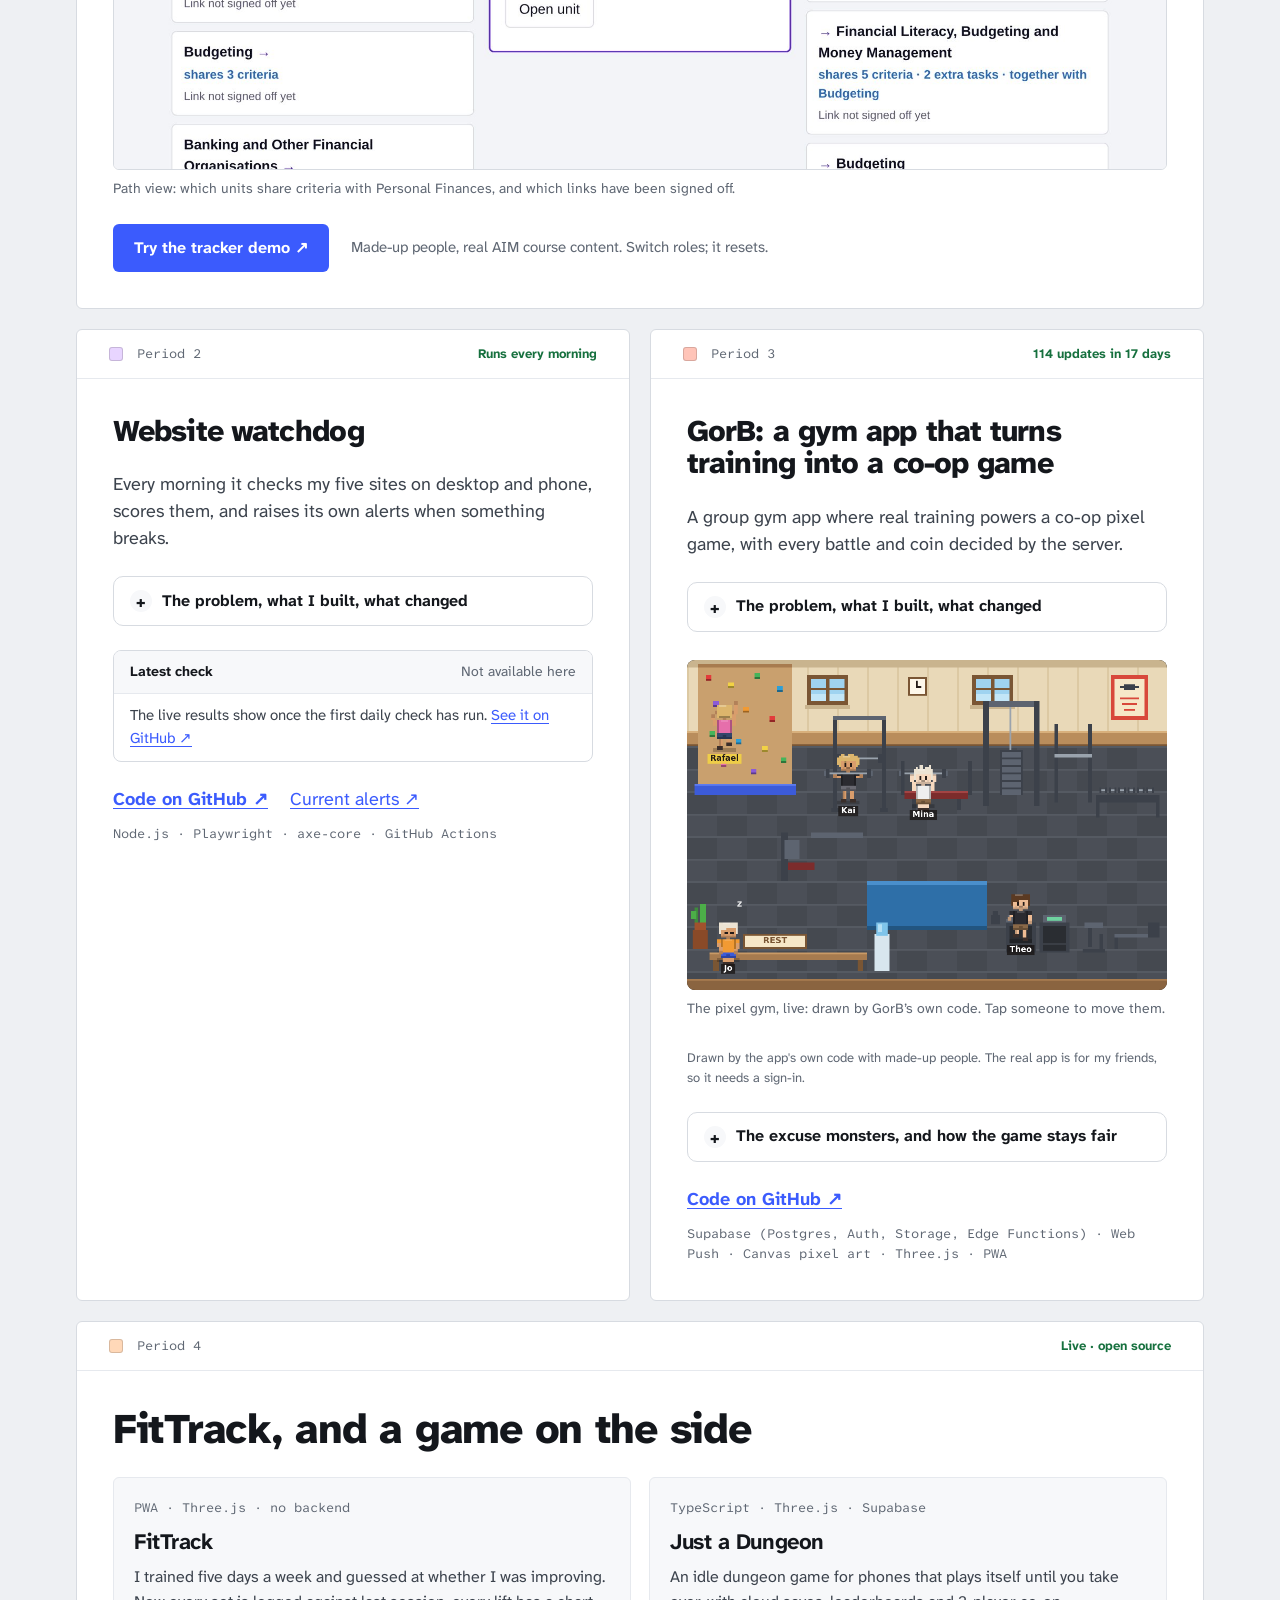
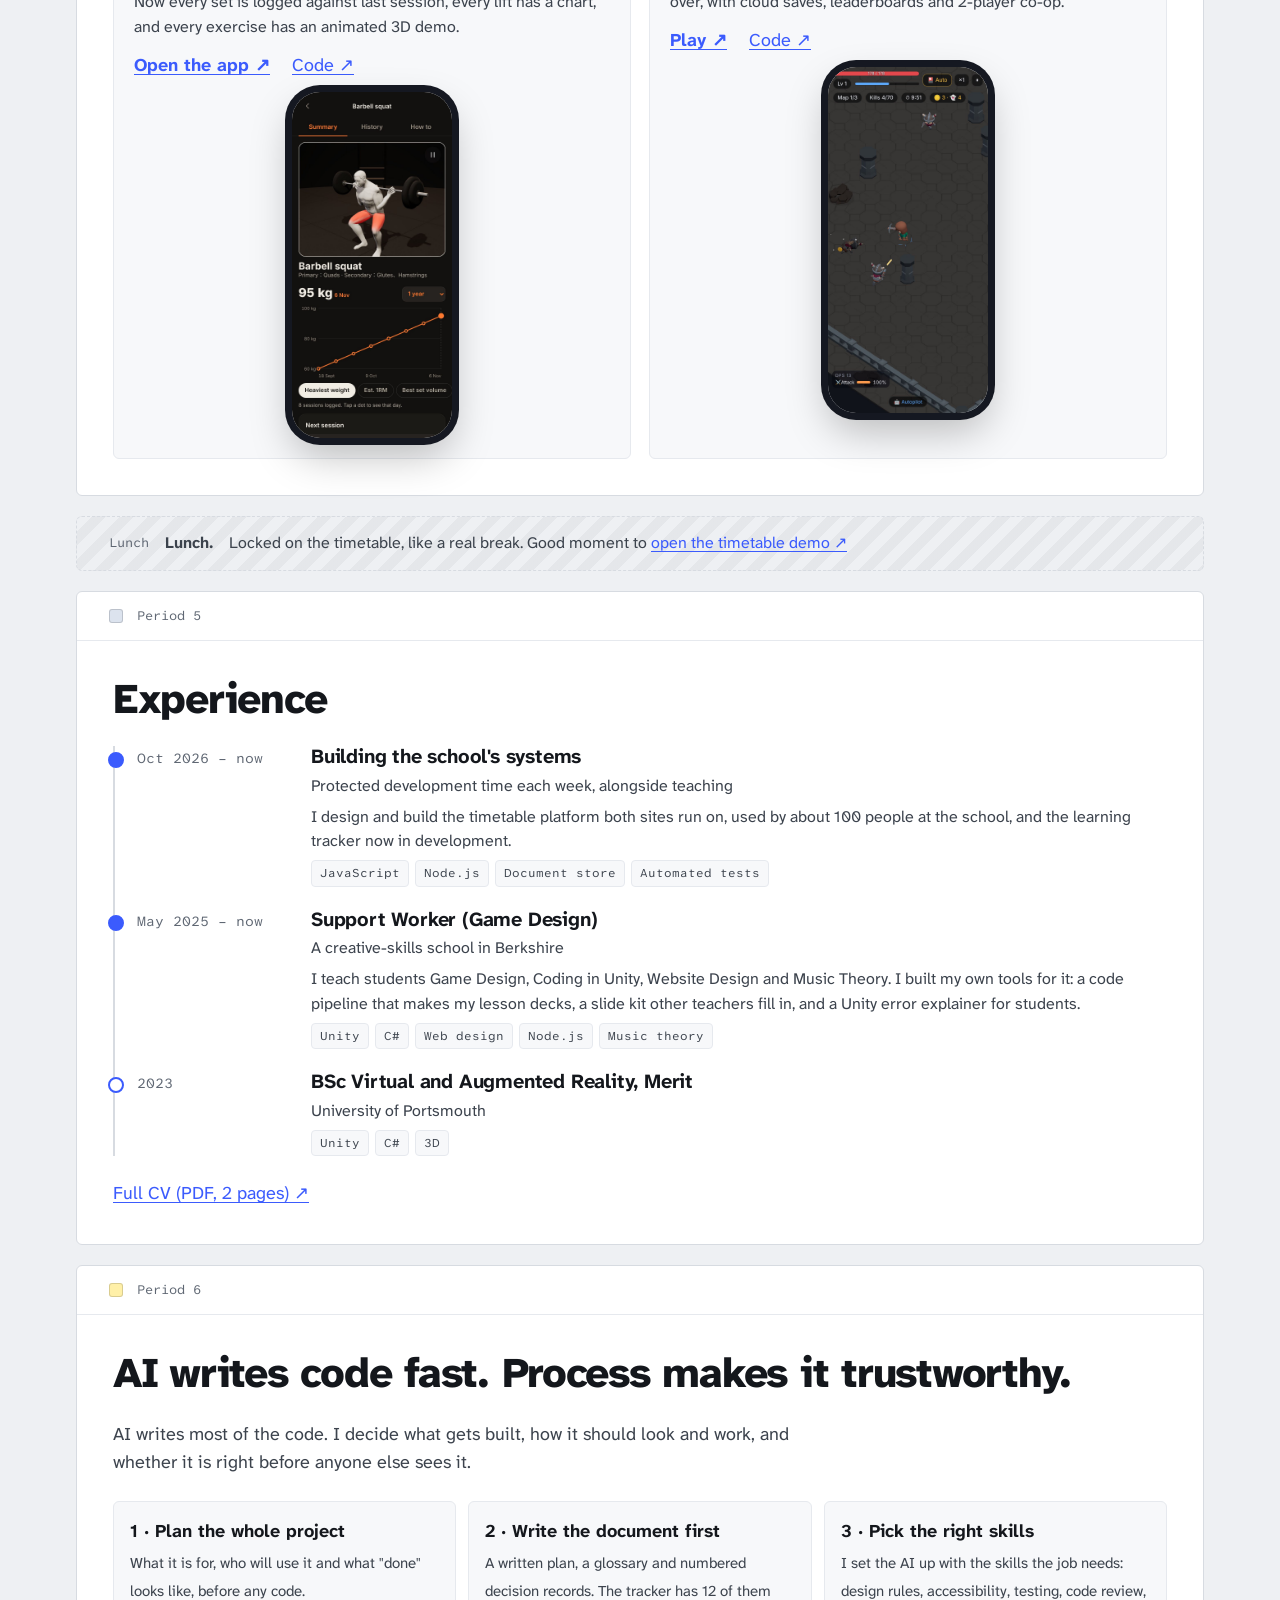
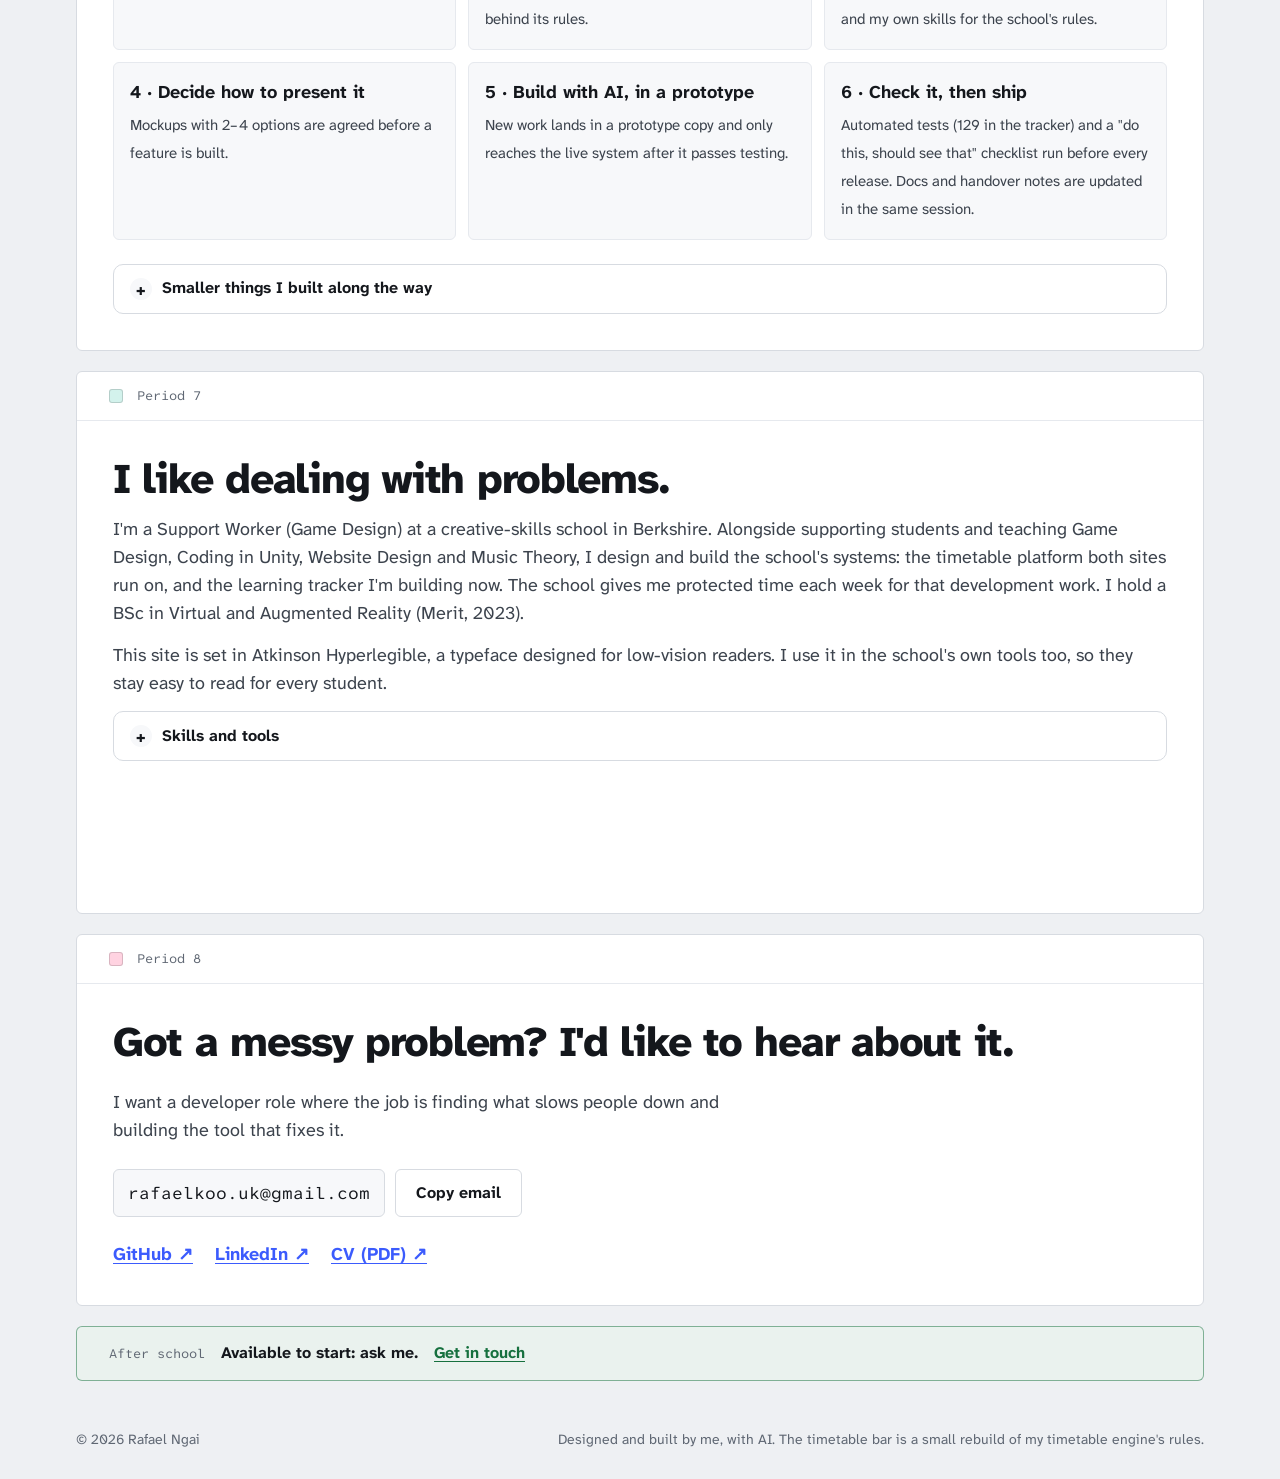
<file: classic/index.html>
<!doctype html>
<html lang="en-GB">
<head>
<meta charset="utf-8">
<meta name="robots" content="noindex">
<link rel="canonical" href="https://rafaelkoo.github.io/">
<meta name="viewport" content="width=device-width, initial-scale=1, viewport-fit=cover">
<meta name="description" content="Rafael Ngai: Support Worker (Game Design) who builds the school's timetable platform and learning tracker. Portfolio run by a mini timetable engine.">
<meta property="og:title" content="Rafael Ngai">
<meta property="og:description" content="Rafael Ngai: Support Worker (Game Design) who builds the school's timetable platform and learning tracker. Portfolio run by a mini timetable engine.">
<meta property="og:image" content="https://rafaelkoo.github.io/img/timetable.jpg">
<meta name="theme-color" content="#111522">
<link rel="icon" href="/favicon.svg" type="image/svg+xml">
<link rel="icon" href="/favicon-32.png" sizes="32x32" type="image/png">
<link rel="apple-touch-icon" href="/apple-touch-icon.png">
<link rel="manifest" href="/site.webmanifest">
<title>Rafael Ngai</title>
<link rel="preconnect" href="https://fonts.googleapis.com">
<link rel="stylesheet" href="https://fonts.googleapis.com/css2?family=Atkinson+Hyperlegible+Next:wght@400;500;700;800&family=Atkinson+Hyperlegible+Mono:wght@400;500;700&display=swap">
<style>
/* Layout: the portfolio is a day on a timetable. A slim timetable bar under the header runs the page:
   its blocks are the sections, the red line is where you are, and moving a block moves the section. */
:root{--ease:cubic-bezier(.22,1,.36,1);interpolate-size:allow-keywords;
  --canvas:#EEF0F3; --sheet:#FFFFFF; --sheet-2:#F7F8FA; --rule:#D7DBE1; --rule-2:#E6E9EE;
  --ink:#14171C; --ink-2:#3C434D; --ink-3:#5F6773;
  --bar:#111522; --bar-ink:#F2F4F8; --bar-ink-2:#A9B1C0; --bar-rule:#272D3D;
  --now:#E5322D; --act:#3B5BFD; --act-ink:#FFFFFF; --ok:#16703E; --warn:#B45309;
  --b-tt:#CDEFB0; --b-tr:#C9E4FF; --b-ft:#FFD8B8; --b-pt:#E8D5FF; --b-how:#FFF0A8; --b-ab:#D3F2EC; --b-ct:#FFD3E1; --b-lunch:#E3E6EB; --b-av:#BDEBCF; --b-ex:#DCE3EE; --b-hi:#FFD24A; --b-gb:#FFC4B8;
  --b-ink:#14171C;
  --font:'Atkinson Hyperlegible Next','Atkinson Hyperlegible',Verdana,sans-serif;
  --mono:'Atkinson Hyperlegible Mono',ui-monospace,Menlo,monospace;
}
@media (prefers-color-scheme: dark){:root:not([data-theme="light"]){
  --canvas:#0F1218; --sheet:#171B23; --sheet-2:#1C212B; --rule:#2C3340; --rule-2:#252B36;
  --ink:#ECEFF4; --ink-2:#C3C9D3; --ink-3:#97A0AE;
  --bar:#0A0D14; --bar-ink:#F2F4F8; --bar-ink-2:#9AA3B4; --bar-rule:#232938;
  --now:#FF5A52; --act:#6E86FF; --act-ink:#0A0D14; --ok:#47C27C; --warn:#F2A541;
  --b-tt:#3D5A2C; --b-tr:#294765; --b-ft:#6A4329; --b-pt:#4B3870; --b-how:#5E5320; --b-ab:#24544B; --b-ct:#6A3045; --b-lunch:#2B303A; --b-av:#1E5A3B; --b-ex:#36405A; --b-hi:#7A5B00; --b-gb:#6E2F28;
  --b-ink:#F2F4F8; color-scheme:dark}}
:root[data-theme="dark"]{
  --canvas:#0F1218; --sheet:#171B23; --sheet-2:#1C212B; --rule:#2C3340; --rule-2:#252B36;
  --ink:#ECEFF4; --ink-2:#C3C9D3; --ink-3:#97A0AE;
  --bar:#0A0D14; --bar-ink:#F2F4F8; --bar-ink-2:#9AA3B4; --bar-rule:#232938;
  --now:#FF5A52; --act:#6E86FF; --act-ink:#0A0D14; --ok:#47C27C; --warn:#F2A541;
  --b-tt:#3D5A2C; --b-tr:#294765; --b-ft:#6A4329; --b-pt:#4B3870; --b-how:#5E5320; --b-ab:#24544B; --b-ct:#6A3045; --b-lunch:#2B303A; --b-av:#1E5A3B; --b-ex:#36405A; --b-hi:#7A5B00; --b-gb:#6E2F28;
  --b-ink:#F2F4F8; color-scheme:dark}
*{box-sizing:border-box}
html{background:var(--canvas)}
body{background:var(--canvas);color:var(--ink);font-family:var(--font);font-size:18px;line-height:1.55}
a{color:var(--act);text-underline-offset:3px}
button{font:inherit;color:inherit}
:focus-visible{outline:3px solid var(--act);outline-offset:2px;border-radius:4px}
img{max-width:100%;display:block;height:auto}
.wrap{max-width:1160px;margin:0 auto;padding-left:max(16px,env(safe-area-inset-left,0px));padding-right:max(16px,env(safe-area-inset-right,0px))}
h1,h2,h3{text-wrap:balance;margin:0;line-height:1.08;letter-spacing:-.02em}
p{margin:0}
[hidden]{display:none!important}
.sr{position:absolute;width:1px;height:1px;overflow:hidden;clip:rect(0 0 0 0);white-space:nowrap}

/* ---------- app header (like the timetable's top bar) ---------- */
body::before{content:"";position:fixed;inset:0 0 auto;height:env(safe-area-inset-top,0px);z-index:30;background:var(--bar)}
.app{position:sticky;top:env(safe-area-inset-top,0px);z-index:20;background:var(--bar);color:var(--bar-ink);box-shadow:0 1px 0 var(--bar-rule)}
.app .wrap{display:flex;flex-wrap:wrap;align-items:center;gap:8px 16px;min-height:56px;padding-block:6px}
.brand{display:flex;align-items:center;gap:10px;color:var(--bar-ink);text-decoration:none;font-weight:800;font-size:17px;min-height:44px}
.brand small{display:block;font-weight:400;font-size:13px;color:var(--bar-ink-2)}
.chip{font-family:var(--mono);font-size:13px;color:var(--bar-ink-2);padding:3px 8px;border:1px solid var(--bar-rule);border-radius:4px}
.app .grow{flex:1 1 auto}
.seg{position:relative;display:inline-grid;grid-template-columns:1fr 1fr;border:1px solid var(--bar-rule);border-radius:6px;overflow:hidden}
.seg button{background:none;border:0;color:var(--bar-ink-2);min-height:40px;padding:0 14px;font-size:15px;cursor:pointer}
.seg button{position:relative;z-index:1;transition:color .25s}
.seg button[aria-pressed="true"]{color:#FFFFFF;font-weight:700}
.ind{position:absolute;top:0;bottom:0;left:0;width:50%;background:var(--act);transition:transform .38s var(--ease)}
[data-on="developer"]>.ind{transform:translateX(100%)}
.tbtn{background:none;border:1px solid var(--bar-rule);color:var(--bar-ink);border-radius:6px;min-height:40px;padding:0 12px;font-size:15px;cursor:pointer}
.tbtn:hover,.seg button:hover{color:#FFFFFF}

/* ---------- the timetable bar ---------- */
.tt{position:sticky;top:calc(env(safe-area-inset-top,0px) + var(--apph,56px));z-index:15;background:var(--sheet);border-bottom:1px solid var(--rule);box-shadow:0 6px 18px rgba(10,14,25,.06)}
.tt .wrap{padding-block:8px}
.tt-top{display:flex;flex-wrap:wrap;align-items:center;justify-content:space-between;gap:4px 12px;margin-bottom:6px}
.tt-top p{font-size:14px;color:var(--ink-3)}
.tt-top .acts{display:flex;gap:6px}
.lbtn{background:var(--sheet-2);border:1px solid var(--rule);border-radius:6px;min-height:36px;padding:0 12px;font-size:14px;cursor:pointer;color:var(--ink-2)}
.reset2{display:none}
.lbtn[aria-pressed="true"]{background:var(--act);border-color:var(--act);color:#FFFFFF}
.strip-scroll{overflow-x:auto;scrollbar-width:thin}
.strip{position:relative;display:grid;grid-template-columns:repeat(12,minmax(84px,1fr));min-width:1008px;border:1px solid var(--rule);border-radius:6px;background:var(--sheet-2)}
.slot{position:relative;border-left:1px solid var(--rule-2);padding:20px 4px 4px;min-height:58px}
.slot:first-child{border-left:0}
.slot .tm{position:absolute;top:3px;left:6px;font-family:var(--mono);font-size:11px;color:var(--ink-3);white-space:nowrap}
.slot.target{background:color-mix(in srgb,var(--act) 12%,transparent);outline:2px dashed var(--act);outline-offset:-3px}
[data-todo]{display:none!important}
.slot.empty::after{content:"Free period";position:absolute;inset:22px 6px 6px;border:1px dashed var(--rule);border-radius:5px;display:flex;align-items:center;justify-content:center;font-size:12px;color:var(--ink-3)}
.blk .d3{font-size:12px;font-weight:700;margin-top:2px}
.blk.lock[data-id="avail"]{background-image:none;border:1.5px solid var(--ok);cursor:pointer}
.blk{display:flex;flex-direction:column;justify-content:center;width:100%;min-height:34px;padding:4px 8px;border:1px solid rgba(0,0,0,.12);border-radius:5px;background:var(--c);color:var(--b-ink);font-size:13px;font-weight:700;line-height:1.2;text-align:left;cursor:pointer;touch-action:pan-x;user-select:none;transition:transform .15s,box-shadow .15s}
.blk:hover{box-shadow:0 2px 8px rgba(0,0,0,.15)}
.blk .d{display:none;font-weight:400;font-size:12px;margin-top:3px;opacity:.85}
.blk.here{box-shadow:0 0 0 2px var(--ink)}
.blk.sel{transform:translateY(-3px);box-shadow:0 0 0 3px var(--act),0 6px 14px rgba(0,0,0,.2)}
.blk.lock{cursor:not-allowed;font-weight:500;background-image:repeating-linear-gradient(135deg,transparent 0 6px,rgba(0,0,0,.06) 6px 12px)}
.blk.clash{animation:clash .5s}
.blk.moved{animation:moved .6s}
@keyframes clash{0%,100%{transform:none}20%,60%{transform:translateX(-5px)}40%,80%{transform:translateX(5px)}}
@keyframes moved{0%{box-shadow:0 0 0 4px var(--ok)}100%{box-shadow:0 0 0 0 transparent}}
.slot.clash-slot{background:color-mix(in srgb,var(--now) 16%,transparent)}
.tt.open .slot{min-height:92px}
.tt.open .blk{min-height:66px;justify-content:flex-start}
.tt.open .blk .d{display:block}
.now{position:absolute;top:0;bottom:0;width:2px;background:var(--now);left:0;pointer-events:none;transition:left .12s linear}
.now::before{content:attr(data-t);position:absolute;top:2px;left:4px;font-family:var(--mono);font-size:10px;font-weight:700;color:#FFFFFF;background:var(--now);padding:0 4px;border-radius:3px;white-space:nowrap}
.msg{min-height:22px;margin-top:6px;font-size:14px;color:var(--ink-2)}
.msg.bad{color:var(--now);font-weight:700}
.msg.good{color:var(--ok);font-weight:700}
.ghost{position:fixed;left:0;top:0;z-index:50;pointer-events:none;opacity:.96;box-shadow:0 18px 36px rgba(0,0,0,.28);will-change:transform}
.blk.lifted{opacity:.3;transform:scale(.96)}
.slot.nogo{background:color-mix(in srgb,var(--now) 14%,transparent);outline:2px dashed var(--now);outline-offset:-3px}
.tt.moving .blk:not(.lock):not(.sel){animation:jiggle .28s ease-in-out infinite alternate}
.tt.moving .slot:nth-child(odd) .blk{animation-delay:-.14s}
@keyframes jiggle{from{transform:rotate(-1.2deg)}to{transform:rotate(1.2deg)}}
.now::after{content:"";position:absolute;bottom:-4px;left:-4px;width:10px;height:10px;border-radius:50%;background:var(--now);box-shadow:0 0 0 0 color-mix(in srgb,var(--now) 60%,transparent);animation:pulse 1.8s ease-out infinite}
@keyframes pulse{0%{box-shadow:0 0 0 0 color-mix(in srgb,var(--now) 55%,transparent)}100%{box-shadow:0 0 0 10px transparent}}
.sec-head .t{display:inline-block;transform-origin:50% 50%}
.sec-body > *,.lunch{transition:opacity .45s var(--ease),transform .5s var(--ease)}
.wait{opacity:.2;transform:translateY(32px)}
.mess{display:inline-block;white-space:nowrap}
.mess i{display:inline-block;font-style:normal;animation:settle .36s var(--ease) both;animation-delay:calc(.03s + var(--k) * 18ms)}
@keyframes settle{0%{transform:translate(calc(var(--x)*.5),calc(var(--y)*.5));color:var(--ink-3)}100%{transform:none}}
.hero .lede,.hero .ctas,.hero .try,.summary{animation:rise .4s var(--ease) both}.hero .lede{animation-delay:.04s}.hero .ctas{animation-delay:.08s}.hero .try{animation-delay:.12s}.summary{animation-delay:.16s}

@keyframes rise{from{opacity:0;transform:translateY(12px)}to{opacity:1;transform:none}}
body.dragging,body.dragging *{cursor:grabbing!important}

/* ---------- page ---------- */
.hero{padding-block:clamp(40px,6vw,72px) clamp(28px,4vw,44px)}
.hero .k{font-family:var(--mono);font-size:14px;color:var(--ink-3)}
.hero h1{font-size:clamp(40px,6vw,76px);font-weight:800;letter-spacing:-.04em;margin-top:12px;max-width:14em}
.hero .lede{font-size:clamp(18px,1.7vw,21px);color:var(--ink-2);max-width:36em;margin-top:18px}
.hero .ctas{display:flex;flex-wrap:wrap;gap:10px;margin-top:24px}
.btn{display:inline-flex;align-items:center;gap:8px;min-height:48px;padding:0 20px;border-radius:6px;font-weight:700;text-decoration:none;font-size:16px;cursor:pointer;border:1px solid transparent}
.btn-act{background:var(--act);color:#FFFFFF}
.btn-line{border-color:var(--rule);background:var(--sheet);color:var(--ink)}
.try{margin-top:22px;display:flex;align-items:center;gap:10px;font-size:15px;color:var(--ink-3)}
.try b{color:var(--ink)}
.try i{flex:0 0 auto;width:10px;height:10px;border-radius:2px;background:var(--now)}

.summary{display:grid;grid-template-columns:repeat(auto-fit,minmax(min(100%,240px),1fr));gap:1px;background:var(--rule);border:1px solid var(--rule);border-radius:6px;overflow:hidden;margin-top:28px}
.summary div{background:var(--sheet);padding:16px 18px}
.summary b{display:block;font-size:14px;color:var(--ink-3);font-weight:500;margin-bottom:4px}
.summary span{font-size:16px}

#flow{display:flex;flex-direction:column;gap:20px;padding-bottom:20px}
.sec{background:var(--sheet);border:1px solid var(--rule);border-radius:6px;scroll-margin-top:calc(var(--apph,56px) + var(--tth,110px) + 16px)}
.sec-head{display:flex;flex-wrap:wrap;align-items:center;gap:8px 14px;padding:14px clamp(18px,3vw,32px);border-bottom:1px solid var(--rule-2)}
.sw{width:14px;height:14px;border-radius:3px;background:var(--c);border:1px solid rgba(0,0,0,.15)}
.sec-head .t{font-family:var(--mono);font-size:13px;color:var(--ink-3)}
.sec-head .st{margin-left:auto;font-size:13px;font-weight:700;color:var(--ok)}
.sec-head .st.wip{color:var(--warn)}
.sec-body{padding:clamp(20px,3vw,36px);display:flex;flex-direction:column;gap:24px}
.sec h2{font-size:clamp(28px,3.4vw,42px);font-weight:800;letter-spacing:-.03em}
.facts{display:grid;grid-template-columns:repeat(auto-fit,minmax(min(100%,240px),1fr));gap:18px 32px}
.facts h3{font-size:16px;margin-bottom:4px;letter-spacing:0}
.facts p{color:var(--ink-2);font-size:16px}
.shot{border:1px solid var(--rule);border-radius:6px;overflow:hidden;background:var(--sheet-2)}
.cap{font-size:14px;color:var(--ink-3);margin-top:8px}
.row{display:flex;flex-wrap:wrap;gap:24px 40px;align-items:center}
.row > *{min-width:0}
.phone{flex:0 1 240px;margin:0 auto}
.phone img{border-radius:28px;box-shadow:0 0 0 7px #151821,0 18px 40px rgba(0,0,0,.25)}
.links{display:flex;flex-wrap:wrap;align-items:center;gap:10px 22px}
.links a.more{font-weight:700}
.stack{font-family:var(--mono);font-size:13px;color:var(--ink-3)}
.lockbox{display:flex;gap:12px;padding:14px 16px;border:1px solid var(--rule);border-radius:6px;background:var(--sheet-2);font-size:16px;color:var(--ink-2)}
.lockbox svg{flex:0 0 20px;color:var(--ok);margin-top:3px}

/* developer-only material */
.dev{border:1px dashed var(--rule);border-radius:6px;padding:16px 18px;background:var(--sheet-2);display:flex;flex-direction:column;gap:10px}
.dev h3{font-size:15px;letter-spacing:0;display:flex;align-items:center;gap:8px}
.dev h3::before{content:"</>";font-family:var(--mono);font-size:12px;color:var(--act);border:1px solid var(--act);border-radius:3px;padding:0 4px}
.dev p,.dev li{font-size:15px;color:var(--ink-2)}
.dev ul{margin:0;padding-left:20px;display:flex;flex-direction:column;gap:4px}
.code{overflow-x:auto;margin:0;padding:12px 14px;background:var(--bar);color:#DCE3F0;border-radius:5px;font-family:var(--mono);font-size:13px;line-height:1.55}
.code .c{color:#8C97AD}.code .k{color:#9DB4FF}.code .s{color:#B5E8A0}
body[data-view="recruiter"] .dev{display:none}
body[data-view="developer"] .rec{display:none}

.lunch{display:flex;flex-wrap:wrap;align-items:center;gap:8px 16px;padding:14px clamp(18px,3vw,32px);border:1px dashed var(--rule);border-radius:6px;background:repeating-linear-gradient(135deg,transparent 0 10px,color-mix(in srgb,var(--ink) 4%,transparent) 10px 20px);font-size:16px;color:var(--ink-2)}
.lunch .t{font-family:var(--mono);font-size:13px;color:var(--ink-3)}
.lunch.avail a{color:var(--ok);font-weight:700}
.lunch.avail{border:1px solid color-mix(in srgb,var(--ok) 50%,transparent);background:color-mix(in srgb,var(--ok) 9%,var(--sheet));color:var(--ink)}

.duo{display:grid;grid-template-columns:repeat(auto-fit,minmax(min(100%,380px),1fr));gap:18px}
.card{border:1px solid var(--rule-2);border-radius:6px;padding:20px;display:flex;flex-direction:column;gap:12px;background:var(--sheet-2)}
.card h3{font-size:22px}
.card p{font-size:16px;color:var(--ink-2)}
.card .phone{flex:none;width:min(55%,200px)}
.shots{display:grid;grid-template-columns:repeat(4,minmax(0,1fr));gap:18px;margin:4px 0}
.shots figure{margin:0;display:flex;flex-direction:column;gap:10px;align-items:center}
.shots img{border-radius:22px;box-shadow:0 0 0 6px #151821,0 14px 30px rgba(0,0,0,.22)}
.shots figcaption{font-size:14px;color:var(--ink-3);text-align:center}
.shotnote{font-size:13px;color:var(--ink-3)}
.gone{display:none!important}
.summary.metrics b{font-size:24px;font-weight:800;color:var(--ink);letter-spacing:-.01em}
.summary.metrics span{font-size:15px;color:var(--ink-2)}
#flow{display:grid;grid-template-columns:repeat(2,minmax(0,1fr));gap:20px}
#flow>*{grid-column:1/-1;min-width:0}
#flow>.sec.half.paired{grid-column:auto}
.sec.half .sec-body h2{font-size:clamp(24px,2.4vw,30px)}
.sec.half .facts{grid-template-columns:1fr}
.sec.half .art{grid-template-columns:1fr}
.sec.half .art figure.wide{grid-column:auto}
.lead{font-size:18px;line-height:1.5;color:var(--ink-2);margin:0}
.duo .card .phone{width:min(36%,120px)}
@media (max-width:900px){#flow>.sec.half.paired{grid-column:1/-1}}

.fold{border:1px solid var(--rule);border-radius:10px;background:var(--sheet)}
.fold>summary{list-style:none;cursor:pointer;min-height:48px;display:flex;align-items:center;gap:10px;padding:0 16px;font-weight:700;font-size:16px;color:var(--ink)}
.fold>summary::-webkit-details-marker{display:none}
.fold>summary::before{content:"+";display:inline-grid;place-items:center;width:22px;height:22px;border-radius:50%;background:var(--sheet-2);font-weight:800;transition:transform .25s}
.fold[open]>summary::before{content:"\2013"}
.fold>summary:hover{color:var(--act)}
.fold>summary:focus-visible{outline:3px solid var(--act);outline-offset:2px;border-radius:10px}
.fold>*:not(summary){margin:0 16px 16px}.fold::details-content{block-size:0;overflow:hidden;transition:block-size .32s var(--ease),content-visibility .32s allow-discrete}.fold[open]::details-content{block-size:auto}.fold>summary::before{transition:transform .32s var(--ease)}.fold[open]>summary::before{transform:rotate(180deg)}
.duo .card .phone{width:min(45%,160px)}

.art{display:grid;grid-template-columns:repeat(3,minmax(0,1fr));gap:16px;margin:4px 0}
.art figure{margin:0;display:flex;flex-direction:column;gap:8px}
.art figure.wide{grid-column:span 2}.art figure.full{grid-column:1/-1}
.art img{width:100%;height:auto;border-radius:8px;background:#1b1712}
.art figure:not(.wide):not(.full) img{aspect-ratio:auto}
.art figcaption{font-size:14px;color:var(--ink-3)}
@media (max-width:860px){.art{grid-template-columns:1fr}.art figure.wide,.art figure.full{grid-column:auto}}

.quotes{display:grid;grid-template-columns:repeat(auto-fit,minmax(min(100%,340px),1fr));gap:14px}
.quote{margin:0;border-left:4px solid var(--c);background:var(--sheet-2);border-radius:0 6px 6px 0;padding:18px 22px;display:flex;flex-direction:column;justify-content:space-between;gap:10px}
.quote p{font-size:18px;line-height:1.5;color:var(--ink)}
.quote footer{font-size:15px;color:var(--ink-3)}
.quote footer b{color:var(--ink-2)}
.recl{margin:0;padding-left:20px;color:var(--ink-2);font-size:16px;display:flex;flex-direction:column;gap:4px}
@media (max-width:860px){.shots{grid-template-columns:repeat(2,minmax(0,1fr))}}

.steps{margin:0;padding:0;list-style:none;display:grid;grid-template-columns:repeat(auto-fit,minmax(min(100%,300px),1fr));gap:12px}
.steps li{border:1px solid var(--rule-2);border-radius:6px;padding:16px;background:var(--sheet-2)}
.steps b{display:block;margin-bottom:4px}
.steps span{font-size:15px;color:var(--ink-2)}
.small{margin:0;padding:0;list-style:none;border-top:1px solid var(--rule-2)}
.small li{display:flex;flex-wrap:wrap;gap:4px 24px;padding:12px 0;border-bottom:1px solid var(--rule-2);font-size:16px}
.small b{flex:0 0 220px}
.small span{flex:1 1 320px;min-width:0;color:var(--ink-2)}
.about{display:flex;flex-wrap:wrap;gap:24px 40px}
.photo{flex:0 1 220px;width:100%;max-width:220px;aspect-ratio:4/5;border:1px dashed var(--ink-3);border-radius:6px;display:flex;align-items:center;justify-content:center;font-family:var(--mono);font-size:13px;color:var(--ink-2);background:var(--sheet-2)}
.about-copy{flex:1 1 420px;min-width:0;display:flex;flex-direction:column;gap:14px}
.about-copy p{color:var(--ink-2)}
.skills{margin:0;border-top:1px solid var(--rule-2)}
.skills div{display:flex;flex-wrap:wrap;gap:2px 20px;padding:10px 0;border-bottom:1px solid var(--rule-2);font-size:16px}
.skills dt{flex:0 0 140px;font-weight:700}
.skills dd{flex:1 1 260px;margin:0;color:var(--ink-2)}
.mailrow{display:flex;flex-wrap:wrap;gap:10px;align-items:center}
.mail{font-family:var(--mono);font-size:17px;padding:10px 14px;border:1px solid var(--rule);border-radius:6px;background:var(--sheet-2);user-select:all}
.foot{padding-block:28px;font-size:14px;color:var(--ink-3);display:flex;flex-wrap:wrap;justify-content:space-between;gap:8px 20px}
.skip{position:absolute;left:12px;top:-60px;z-index:40;background:var(--act);color:#FFFFFF;padding:10px 16px;border-radius:6px;font-weight:700;text-decoration:none;transition:top .15s}
.skip:focus{top:calc(env(safe-area-inset-top,0px) + 8px)}
.hirebtn{white-space:nowrap;background:var(--b-hi);color:#14171C;border:0;border-radius:6px;min-height:40px;padding:0 16px;font-size:15px;font-weight:800;cursor:pointer;box-shadow:0 0 0 0 rgba(255,210,74,.6);animation:beckon 2.6s ease-out 3s 3}
.hirebtn:hover{filter:brightness(1.05)}
@keyframes beckon{0%{box-shadow:0 0 0 0 rgba(255,210,74,.65)}70%{box-shadow:0 0 0 12px rgba(255,210,74,0)}100%{box-shadow:0 0 0 0 rgba(255,210,74,0)}}
.blk[data-id="hire"]{border:1.5px solid #14171C;color:#14171C}
.tl{margin:0;padding:0;list-style:none;border-left:2px solid var(--rule);display:flex;flex-direction:column;gap:22px}
.tl li{position:relative;display:flex;flex-wrap:wrap;gap:4px 24px;padding-left:22px}
.tl li::before{content:"";position:absolute;left:-7px;top:6px;width:12px;height:12px;border-radius:50%;background:var(--sheet);border:2px solid var(--act)}
.tl li.cur::before{background:var(--act)}
.tl .when{flex:0 0 150px;font-family:var(--mono);font-size:14px;color:var(--ink-3);padding-top:2px}
.tl .what{flex:1 1 380px;min-width:0;display:flex;flex-direction:column;gap:6px}
.tl h3{font-size:20px;letter-spacing:-.01em}
.tl .org{font-size:15px;color:var(--ink-3)}
.tl .what p{font-size:16px;color:var(--ink-2)}
.tags{display:flex;flex-wrap:wrap;gap:6px}
.tags span{font-family:var(--mono);font-size:12px;padding:3px 8px;border-radius:4px;background:var(--sheet-2);border:1px solid var(--rule-2);color:var(--ink-2)}
.hiremsg{width:100%;min-height:160px;resize:vertical;font:inherit;font-size:16px;line-height:1.5;padding:12px 14px;border:1px solid var(--rule);border-radius:6px;background:var(--sheet-2);color:var(--ink)}
.bit{position:fixed;z-index:60;width:9px;height:9px;border-radius:2px;pointer-events:none}
.wdlive{border:1px solid var(--rule);border-radius:8px;overflow:hidden;background:var(--sheet)}
.wdtop{display:flex;flex-wrap:wrap;justify-content:space-between;gap:4px 16px;padding:10px 16px;background:var(--sheet-2);border-bottom:1px solid var(--rule-2);font-size:14px;color:var(--ink-3)}
.wdtop b{color:var(--ink)}
.wdlist{margin:0;padding:0;list-style:none}
.wdlist li{display:grid;grid-template-columns:14px minmax(0,1fr) 84px 64px 70px;align-items:center;gap:6px 14px;padding:10px 16px;border-top:1px solid var(--rule-2);font-size:15px}
.wdlist li:first-child{border-top:0}
.wdlist .dot2{width:10px;height:10px;border-radius:50%}
.wdlist .ok .dot2{background:var(--ok)}.wdlist .warn .dot2{background:var(--warn)}.wdlist .down .dot2{background:var(--now)}
.wdlist .nm3{font-weight:700;min-width:0;overflow:hidden;text-overflow:ellipsis;white-space:nowrap}
.wdlist .nm3 small{display:block;font-weight:400;font-size:13px;color:var(--ink-3);white-space:normal}
.wdlist .sc{font-family:var(--mono);font-size:14px;text-align:right}
.wdlist .ld{font-family:var(--mono);font-size:13px;color:var(--ink-3);text-align:right}
.wdlist svg.spk{width:84px;height:24px;display:block}
.wdlist svg.spk polyline{fill:none;stroke:var(--act);stroke-width:1.6;stroke-linejoin:round;stroke-linecap:round}
.wdempty{padding:14px 16px;font-size:15px;color:var(--ink-2)}
.btn.copied{background:var(--ok);border-color:var(--ok);color:#FFFFFF;justify-content:center}
.btn .tick{width:18px;height:18px;flex:none}
.btn .tick path{fill:none;stroke:currentColor;stroke-width:3;stroke-linecap:round;stroke-linejoin:round;stroke-dasharray:24;stroke-dashoffset:24;animation:draw .35s .05s var(--ease) forwards}
@keyframes draw{to{stroke-dashoffset:0}}
.hirebtn.booked{background:var(--ok);color:#FFFFFF;animation:none;display:inline-flex;align-items:center;gap:4px;padding:0 12px}
.hirebtn .tick{width:14px;height:14px}
.hirebtn .tick path{fill:none;stroke:currentColor;stroke-width:3;stroke-linecap:round;stroke-linejoin:round}
.wdlist .ring{width:38px;height:38px;justify-self:end;position:relative}
.wdlist .ring svg{width:38px;height:38px;transform:rotate(-90deg);display:block}
.wdlist .ring circle{fill:none;stroke-width:4}
.wdlist .ring .bg{stroke:var(--rule-2)}
.wdlist .ring .fg{stroke:var(--ok);stroke-linecap:round;transition:stroke-dashoffset 1s var(--ease)}
.wdlist .warn .ring .fg{stroke:var(--warn)}.wdlist .down .ring .fg{stroke:var(--now)}
.wdlist .ring b{position:absolute;inset:0;display:grid;place-items:center;font-family:var(--mono);font-size:12px;font-weight:700}
.wdlist .skel{display:block;height:12px;border-radius:4px;background:linear-gradient(90deg,var(--rule-2) 25%,var(--sheet-2) 50%,var(--rule-2) 75%);background-size:300% 100%;animation:shimmer 1.4s linear infinite}
.wdlist .skel.c{width:38px;height:38px;border-radius:50%;justify-self:end}
@keyframes shimmer{from{background-position:100% 0}to{background-position:-200% 0}}
@media (prefers-reduced-motion: reduce){.wdlist .skel{animation:none}.btn .tick path{animation:none;stroke-dashoffset:0}.ind,.wdlist .ring .fg{transition:none}.toast.show::after{animation:none}}
.toast::after{content:"";position:absolute;left:14px;right:14px;bottom:4px;height:2px;border-radius:2px;background:currentColor;opacity:.35;transform-origin:left;transform:scaleX(0)}
.toast.show::after{animation:tbar 2.8s linear forwards}
@keyframes tbar{from{transform:scaleX(1)}to{transform:scaleX(0)}}

@media (max-width:560px){.wdlist li{grid-template-columns:12px minmax(0,1fr) 44px;}.wdlist svg.spk,.wdlist .ld{display:none}}
.tbtn[aria-pressed="true"]{background:var(--act);border-color:var(--act);color:#FFFFFF}
.phonewrap{position:fixed;z-index:12;right:max(24px,env(safe-area-inset-right,0px));top:calc(env(safe-area-inset-top,0px) + var(--apph,56px) + var(--tth,110px) + 16px);bottom:16px;width:392px;display:flex;flex-direction:column;align-items:center;gap:8px}
.phonebody{flex:1 1 auto;width:392px;max-height:820px;border-radius:44px;background:#0B0D12;padding:12px;box-shadow:0 0 0 1px #2A3040,0 24px 60px rgba(10,14,25,.35)}
.phonebody iframe{width:100%;height:100%;border:0;border-radius:33px;background:var(--canvas);display:block}
.phonecap{font-size:13px;color:var(--ink-3);text-align:center}
body.phone-on main .wrap,body.phone-on .tt .wrap{max-width:none;margin-right:440px;margin-left:max(16px,calc((100vw - 440px - 1160px) / 2))}
body.phone-on .tt .wrap{margin-right:24px}
body.embed .phonewrap,body.embed #phoneBtn{display:none!important}
.mnav,.toast,.tip-phone,.daybtn{display:none}
.daybtn{flex:0 0 58px;flex-direction:column;align-items:center;justify-content:center;gap:2px;border:1px solid var(--rule);border-radius:8px;background:var(--bar);color:var(--bar-ink);font-size:11px;font-weight:700;cursor:pointer}
.sheet[hidden],.scrim[hidden]{display:none}
@media (max-width:700px){
  .tt{position:fixed;top:auto;bottom:0;left:0;right:0;z-index:25;border-bottom:0;border-top:1px solid var(--rule);box-shadow:0 -8px 24px rgba(10,14,25,.12);padding-bottom:env(safe-area-inset-bottom,0px)}
  .tt .wrap{padding-block:6px 8px}
  .tt-top,.tt .msg{display:none}
  .strip-row{display:flex;align-items:stretch;gap:8px}
  .strip-row .strip-scroll{flex:1 1 auto;min-width:0;scrollbar-width:none;-webkit-mask-image:linear-gradient(90deg,transparent 0,#000 10px,#000 calc(100% - 14px),transparent 100%);mask-image:linear-gradient(90deg,transparent 0,#000 10px,#000 calc(100% - 14px),transparent 100%)}
  .strip-row .strip-scroll::-webkit-scrollbar{display:none}
  .tt .strip{grid-template-columns:repeat(12,minmax(72px,1fr));min-width:864px}
  .tt .slot{min-height:48px;padding:15px 3px 3px}
  .tt .slot .tm{font-size:9.5px;top:2px;left:5px}
  .tt .blk{min-height:28px;padding:3px 7px;font-size:12px}
  .tt .blk .d,.tt .blk .d3{display:none}
  .tt .slot.empty::after{inset:17px 4px 4px;font-size:11px}
  .daybtn{display:flex}
  .app .seg,#reset,#phoneBtn{display:none!important}
  .tip-desk{display:none}.tip-phone{display:inline}
  main{padding-bottom:calc(86px + env(safe-area-inset-bottom,0px))}
  .hero{padding-block:28px 20px}
  .hero h1{font-size:clamp(36px,10.5vw,48px)}
  .hero .lede{font-size:17px}
  .hero .ctas .btn{flex:1 1 auto;justify-content:center}
  .summary{grid-template-columns:1fr 1fr}
  .summary div{padding:12px 14px}
  .summary span{font-size:15px}
  #flow{gap:14px}
  .sec{border-radius:14px}
  .sec-head{padding:12px 16px}
  .sec-body{padding:18px 16px 22px;gap:18px}
  .sec h2{font-size:28px}
  .shot{margin-inline:-16px;border-radius:0;border-inline:0}
  .facts{gap:14px}
  .phone{flex-basis:200px;max-width:220px}
  .duo{gap:14px}
  .card{padding:16px}
  .tl .when{flex-basis:100%}
  .lunch{border-radius:14px;padding:12px 16px;font-size:15px}
  .mnav{display:none!important;position:fixed;left:0;right:0;bottom:0;z-index:25;padding:8px max(12px,env(safe-area-inset-right,0px)) calc(10px + env(safe-area-inset-bottom,0px)) max(12px,env(safe-area-inset-left,0px));pointer-events:none}
  .pill{pointer-events:auto;width:100%;display:flex;align-items:center;gap:10px;min-height:54px;padding:0 18px;border-radius:999px;background:var(--bar);color:var(--bar-ink);border:1px solid var(--bar-rule);box-shadow:0 12px 32px rgba(10,14,25,.35);cursor:pointer;text-align:left}
  .pill .dot{flex:0 0 10px;width:10px;height:10px;border-radius:50%;background:var(--now);animation:pulse 1.8s ease-out infinite}
  .pill .pt{font-family:var(--mono);font-size:12px;color:var(--bar-ink-2);white-space:nowrap}
  .pill .pn{flex:1 1 auto;min-width:0;font-weight:700;font-size:15px;white-space:nowrap;overflow:hidden;text-overflow:ellipsis}
  .pill .pc{display:inline-flex;align-items:center;gap:4px;font-size:13px;color:var(--bar-ink-2)}
  .toast{display:block;position:fixed;left:50%;bottom:calc(84px + env(safe-area-inset-bottom,0px));z-index:26;max-width:calc(100% - 32px);transform:translate(-50%,10px);opacity:0;pointer-events:none;background:var(--ink);color:var(--canvas);padding:10px 14px;border-radius:10px;font-size:14px;line-height:1.35;transition:opacity .25s,transform .25s}
  .toast.show{opacity:1;transform:translate(-50%,0)}
  .toast.bad{background:var(--now);color:#FFFFFF}
}
.scrim{position:fixed;inset:0;z-index:39;background:rgba(8,10,16,.5)}
.sheet{position:fixed;left:0;right:0;bottom:0;z-index:40;max-height:88vh;max-height:88svh;overflow:auto;overscroll-behavior:contain;background:var(--sheet);color:var(--ink);border-radius:20px 20px 0 0;padding:6px max(16px,env(safe-area-inset-right,0px)) calc(16px + env(safe-area-inset-bottom,0px)) max(16px,env(safe-area-inset-left,0px));box-shadow:0 -12px 40px rgba(10,14,25,.3)}
.grab{width:42px;height:5px;border-radius:3px;background:var(--rule);margin:4px auto 10px}
.sheet-head{display:flex;align-items:center;justify-content:space-between;gap:12px}
.sheet-head h2{font-size:22px}
.x{display:inline-flex;align-items:center;justify-content:center;width:44px;height:44px;border-radius:50%;border:1px solid var(--rule);background:var(--sheet-2);color:var(--ink);cursor:pointer}
.sheet-hint{font-size:14px;color:var(--ink-3);margin:6px 0 12px}
.seg2{position:relative;display:flex;border:1px solid var(--rule);border-radius:8px;overflow:hidden;margin-bottom:12px;background:var(--sheet-2)}
.seg2 button{position:relative;z-index:1;flex:1;min-height:44px;border:0;background:none;color:var(--ink-2);font-size:15px;cursor:pointer;transition:color .25s}
.seg2 button[aria-pressed="true"]{color:#FFFFFF;font-weight:700}
.day{margin:0;padding:0;list-style:none;border:1px solid var(--rule);border-radius:12px;overflow:hidden}
.day li+li{border-top:1px solid var(--rule-2)}
.drow2{display:grid;grid-template-columns:92px 12px minmax(0,1fr) auto;align-items:center;gap:10px;width:100%;min-height:54px;padding:8px 14px;border:0;background:var(--sheet);color:var(--ink);text-align:left;cursor:pointer}
.drow2 .tm2{font-family:var(--mono);font-size:12px;color:var(--ink-3)}
.drow2 .sw2{width:12px;height:30px;border-radius:3px;background:var(--c);border:1px solid rgba(0,0,0,.12)}
.drow2 .nm2{font-weight:700;font-size:16px;line-height:1.2}
.drow2 .nm2 small{display:block;font-weight:400;font-size:13px;color:var(--ink-3)}
.drow2 .bd{font-size:12px;font-weight:700;padding:2px 8px;border-radius:999px;background:var(--now);color:#FFFFFF}
.drow2 .bd.lk{background:var(--sheet-2);color:var(--ink-3);border:1px solid var(--rule)}
.drow2.here{background:color-mix(in srgb,var(--now) 7%,var(--sheet))}
.drow2.free .nm2{font-weight:400;color:var(--ink-3)}
.drow2.free .sw2{background:none;border:1px dashed var(--rule)}
.drow2.locked .sw2{background-image:repeating-linear-gradient(135deg,transparent 0 3px,rgba(0,0,0,.12) 3px 6px)}
.drow2.sel{background:color-mix(in srgb,var(--act) 12%,var(--sheet));box-shadow:inset 3px 0 0 var(--act)}
.sheet.moving .drow2:not(.locked) .sw2{animation:jiggle .28s ease-in-out infinite alternate}
.sheet-msg{min-height:20px;margin:10px 2px;font-size:14px;color:var(--ink-2)}
.sheet-msg.bad{color:var(--now);font-weight:700}.sheet-msg.good{color:var(--ok);font-weight:700}
.sheet-acts{display:flex;gap:8px}
.sheet-acts .lbtn{flex:1;min-height:44px;font-size:15px}
@media (max-width:640px){
  .brand small,.chip,.app .grow{display:none}
  .app .wrap{min-height:48px;padding-block:4px;gap:6px 10px;flex-wrap:nowrap}
  .brand{font-size:16px;flex:1 1 auto}
  .seg button{padding:0 10px;font-size:14px;min-height:38px}
  .tbtn{min-height:38px;padding:0 10px;font-size:14px}
  .hirebtn{min-height:38px;padding:0 12px;font-size:14px}
}
@media (max-width:480px){
  #reset{display:none}
  .reset2{display:inline-block}
  .brand{font-size:15px;white-space:nowrap}
  .seg button{padding:0 8px;font-size:13px}
  .hirebtn{padding:0 10px}
  .tt .wrap{padding-block:6px}
  .tt-top{margin-bottom:4px;justify-content:flex-end}
  .tt-top p{display:none}
  .tt.open .tt-top p{display:block}
  .lbtn{min-height:34px}
  .slot{min-height:50px;padding-top:18px}
  .strip{grid-template-columns:repeat(12,minmax(78px,1fr));min-width:936px}
  .msg{font-size:13px;margin-top:4px}
}
@media (prefers-reduced-motion: reduce){*{animation:none!important;transition:none!important}}
</style>
<style>body{margin:0}:root{padding-top:env(safe-area-inset-top,0px);padding-bottom:env(safe-area-inset-bottom,0px)}[hidden]{display:none!important}</style>
</head>
<body>

<a class="skip" href="#main">Skip to content</a>
<header class="app" id="app">
  <div class="wrap">
    <a class="brand" href="#top">Rafael Ngai<small>Software developer · builds the systems a two-site school runs on</small></a>
    <span class="chip" id="today">Today</span>
    <span class="grow"></span>
    <div class="seg" role="group" aria-label="Who is reading"><span class="ind" aria-hidden="true"></span>
      <button type="button" data-view="recruiter" aria-pressed="true">Recruiter</button>
      <button type="button" data-view="developer" aria-pressed="false">Developer</button>
    </div>
    <button type="button" class="tbtn gone" id="phoneBtn" aria-pressed="false" hidden>Phone view</button>
    <button type="button" class="hirebtn" id="hireBtn">Hire me</button>
    <button type="button" class="tbtn gone" id="reset">Reset</button>
  </div>
</header>

<!-- THE TIMETABLE THAT RUNS THE PAGE -->
<section class="tt" id="tt" aria-label="Page timetable">
  <div class="wrap">
    <div class="tt-top">
      <p id="ttHint">This page is my school day. Tap a period to jump there, or drag one to reorder the page.</p>
      <div class="acts">
        <button type="button" class="lbtn" id="moveMode" aria-pressed="false">Rearrange</button>
        <button type="button" class="lbtn gone" id="openTT" aria-expanded="false">Expand</button>
        <button type="button" class="lbtn reset2 gone" id="reset2">Reset</button>
      </div>
    </div>
    <div class="strip-row">
      <div class="strip-scroll">
        <div class="strip" id="strip" role="list"></div>
      </div>
      <button type="button" class="daybtn" id="dayBtn" aria-haspopup="dialog" aria-controls="sheet" aria-label="My day: rearrange, switch view or reset">
        <svg aria-hidden="true" width="20" height="20" viewBox="0 0 24 24" fill="none" stroke="currentColor" stroke-width="2.2" stroke-linecap="round"><path d="M4 7h16M4 12h16M4 17h10"></path></svg><span>My day</span></button>
    </div>
    <p class="msg" id="msg" role="status" aria-live="polite"></p>
  </div>
</section>

<div class="mnav" id="mnav"><button type="button" class="pill" id="pill" aria-haspopup="dialog" aria-controls="sheet"><i class="dot" aria-hidden="true"></i><span class="pt" id="pillTime">Registration</span><span class="pn" id="pillName">Timetable</span><span class="pc">My day <svg aria-hidden="true" width="14" height="14" viewBox="0 0 24 24" fill="none" stroke="currentColor" stroke-width="2.4" stroke-linecap="round" stroke-linejoin="round"><path d="M18 15l-6-6-6 6"></path></svg></span></button></div>
<div class="toast" id="toast" aria-hidden="true"></div>
<p class="sr" id="live2" role="status" aria-live="polite"></p>
<div class="scrim" id="scrim" hidden></div>
<section class="sheet" id="sheet" role="dialog" aria-modal="true" aria-labelledby="sheetTitle" hidden>
  <div class="grab" aria-hidden="true"></div>
  <div class="sheet-head"><h2 id="sheetTitle">My school day</h2><button type="button" class="x" id="sheetClose" aria-label="Close">
    <svg aria-hidden="true" width="18" height="18" viewBox="0 0 24 24" fill="none" stroke="currentColor" stroke-width="2.4" stroke-linecap="round"><path d="M6 6l12 12M18 6L6 18"></path></svg></button></div>
  <p class="sheet-hint" id="sheetHint">This page runs on my timetable. Tap a period to go there.</p>
  <div class="seg2" role="group" aria-label="Who is reading"><span class="ind" aria-hidden="true"></span><button type="button" data-view="recruiter" aria-pressed="true">Recruiter</button><button type="button" data-view="developer" aria-pressed="false">Developer</button></div>
  <ol class="day" id="day"></ol>
  <p class="sheet-msg" id="sheetMsg" role="status" aria-live="polite"></p>
  <div class="sheet-acts"><button type="button" class="lbtn" id="mMove" aria-pressed="false">Rearrange</button><button type="button" class="lbtn" id="mReset">Reset</button></div>
</section>
<aside class="phonewrap" id="phoneWrap" hidden aria-label="Phone view of this page"><div class="phonebody"><iframe id="phoneFrame" title="This portfolio at phone size" loading="lazy"></iframe></div><p class="phonecap">Phone view · same page, live. Move a block on either side.</p></aside>
<main id="top"><span id="main" tabindex="-1"></span>
  <div class="wrap">
    <section class="hero">
      <p class="k">Software developer · Berkshire, UK</p>
      <h1>I build the tools that replace <span class="sr">the mess.</span><span class="mess" aria-hidden="true"><i style="--k:0;--x:1px;--y:-41px;--r:10deg">t</i><i style="--k:1;--x:-34px;--y:-51px;--r:28deg">h</i><i style="--k:2;--x:-28px;--y:-14px;--r:34deg">e</i> <i style="--k:4;--x:-33px;--y:4px;--r:-13deg">m</i><i style="--k:5;--x:-36px;--y:-49px;--r:15deg">e</i><i style="--k:6;--x:13px;--y:-52px;--r:-10deg">s</i><i style="--k:7;--x:-29px;--y:10px;--r:14deg">s</i><i style="--k:8;--x:-33px;--y:12px;--r:-25deg">.</i></span></h1>
      <p class="lede">A timetable trapped in a spreadsheet. Student work scattered across folders. Progress nobody could see. I find what slows people down and build the software that fixes it, with AI writing much of the code and me deciding what it does and testing it before anyone relies on it.</p>
      <div class="ctas">
        <a class="btn btn-act" href="../timetable-demo/">Try the real timetable ↗</a>
        <button type="button" class="btn btn-line" id="copyHero">Copy email</button>
        <a class="btn btn-line" href="#contact">Contact</a>
      </div>
      <p class="try"><i aria-hidden="true"></i><span><b>Try it:</b> drag a block in the timetable above. Lunch is locked.</span></p>
      <div class="summary metrics" aria-label="In numbers">
        <div><b>~100 people</b><span>use my timetable platform across two school sites</span></div>
        <div><b>31,000+ changes</b><span>made in it by 10 staff in October</span></div>
        <div><b>718 course units</b><span>linked in the Student Tracker, backed by 129 tests</span></div>
        <div><b>5 sites</b><span>checked every morning by my watchdog</span></div>
      </div>
    </section>

    <div id="flow">

      <!-- TIMETABLE -->
      <section class="sec" id="s-tt" style="--c:var(--b-tt)" aria-labelledby="h-tt">
        <div class="sec-head"><span class="sw"></span><span class="t" data-time></span><span class="st">Live · 2 sites · ~100 people</span></div>
        <div class="sec-body">
          <h2 id="h-tt">Timetable platform for a two-site school</h2>
          <div class="shot"><img src="../img/timetable.jpg" alt="The timetable editor for a week, with the phone view beside it showing the same day live" width="2000" height="1250" loading="lazy"></div>
          <div class="facts">
            <div><h3>The problem</h3><p>The timetable lived in Excel, and I hated reading it there. Finding who was where meant scrolling a spreadsheet.</p></div>
            <div><h3>What I built</h3><p>An editor for building the week, a published read-only rota, and a front-desk board for arrivals and pick-ups, with breaks, transport and mentoring slots.</p></div>
            <div><h3>What changed</h3><p>Two sites now run their day from it, and about 100 people at the school use it. In October alone, 10 staff made over 31,000 changes in it, across about 570 timetabled sessions a week for roughly 170 students and 50 staff.</p></div>
          </div>
          <div class="quotes">
          <blockquote class="quote">
            <p>“Raf’s rota system has saved us twice over. It saved the company a large bill for a ready-made system, in a crowded market where none of them fitted all our needs. And it removed the manual admin: instead of editing spreadsheets and numbers, we now pull reports and use them to improve how staff work.”</p>
            <footer><b>Jacob</b></footer>
          </blockquote>
          <blockquote class="quote">
            <p>“Working alongside Raf while he built the rota system was a joy. He was open to all feedback and requests, and his communication was excellent throughout. He built it with its users in mind, and it has improved my own productivity.”</p>
            <footer><b>Andrew</b> · Supervisor Subject Lead</footer>
          </blockquote>
          </div>
          <details class="fold"><summary>On the phone, and how pupils&#39; addresses stay private</summary>
          <div class="row">
            <div style="flex:1 1 360px;display:flex;flex-direction:column;gap:14px">
              <h3 style="font-size:22px">On the phone, and on the way to every pick-up</h3>
              <p style="color:var(--ink-2)">Staff on the move see who is where right now and tick breaks. A driver taps a journey and gets each stop with a Google Maps button.</p>
              <div class="lockbox"><svg aria-hidden="true" width="20" height="20" viewBox="0 0 24 24" fill="none" stroke="currentColor" stroke-width="2" stroke-linecap="round" stroke-linejoin="round"><rect x="4" y="10" width="16" height="11" rx="2"></rect><path d="M8 10V7a4 4 0 0 1 8 0v3"></path></svg><p>Pupils' home addresses never travel with the timetable data. The server keeps them apart, hands a run's addresses only to accounts allowed to plan that run, and logs every read.</p></div>
            </div>
            <div class="phone"><img src="../img/phone-map.jpg" alt="Phone view of a minibus run from home to school, listing each pupil with a Map button" width="780" height="1688" loading="lazy"></div>
          </div>
          </details>
          <div class="dev">
            <h3>How the address rule works</h3>
            <p>The server, not the page, decides who gets addresses. A run's addresses go only to the people on that run or an editor allowed to edit it, and the read is logged without the address itself.</p>
<pre class="code"><span class="c">// abridged from lib/homeaddr.js</span>
<span class="k">function</span> forBlock(me, q, who) {
  <span class="k">const</span> s = store.get(<span class="s">'sessions'</span>, q.wk + <span class="s">'|'</span> + q.sid)?.data?.s;
  <span class="k">const</span> onIt = staffIdOf(me) &amp;&amp; [s.staffId, ...helpersOf(s)].includes(staffIdOf(me));
  <span class="k">const</span> ed = me.role === <span class="s">'join'</span> || perms.canEditSession(me.role, s);
  <span class="k">if</span> (!onIt &amp;&amp; !ed) <span class="k">return</span> { status: 403 };   <span class="c">// no address leaves the server</span>
  store.audit({ who, op: <span class="s">'homeaddr-read'</span>, n: count });  <span class="c">// who read, never what</span>
  ...
}</pre>
            <ul><li>Every record carries an etag, so a save is refused if someone else changed that record first.</li><li>New work goes into a prototype copy and is tested by checklist and automated suites before it reaches the live site.</li></ul>
          </div>
          <div class="links"><a class="more" href="../timetable-demo/">Open the live demo ↗</a><span class="stack">Vanilla JS · Node.js · per-record document store · test suites · audit log</span></div>
        </div>
      </section>

      <!-- TRACKER -->
      <section class="sec" id="s-tr" style="--c:var(--b-tr)" aria-labelledby="h-tr">
        <div class="sec-head"><span class="sw"></span><span class="t" data-time></span><span class="st wip">In progress · demo live</span></div>
        <div class="sec-body">
          <h2 id="h-tr">Student Tracker</h2>
          <div class="facts">
            <div><h3>The problem</h3><p>Evidence of what students had learned was scattered and untidy, and near-identical coursework had to be done twice for overlapping units.</p></div>
            <div><h3>What I'm building</h3><p>One platform that links 718 real course units (3,068 criteria across 21 qualifications) criterion by criterion. Students hand in work per task, staff mark per criterion, and Internal Verifiers check every passed unit.</p></div>
            <div><h3>What will change</h3><p>Work done for one unit counts towards another, and a student who misses one criterion resubmits only that one.</p></div>
          </div>
          <div><div class="shot"><img src="../img/tracker-path.jpg" alt="Path view of the Personal Finances unit, showing which units share criteria with it and whether each link is signed off" width="2000" height="1250" loading="lazy"></div><p class="cap">Path view: which units share criteria with Personal Finances, and which links have been signed off.</p></div>
          <div class="dev">
            <h3>How the rules work</h3>
            <p>Every change is a named action. Its rule is a pure function that returns the writes it wants, and the store saves all of them or none. The page loads the same rule files only to grey out buttons.</p>
<pre class="code"><span class="c">// abridged: every action has the same shape</span>
register({ name: <span class="s">'markWork'</span>, role: <span class="s">'staff'</span>, run(ctx, input) {
  <span class="k">if</span> (!teacher &amp;&amp; !mentor) <span class="k">return</span> { error: <span class="s">'Only this unit\'s teachers…'</span> };
  <span class="k">return</span> { writes, notes: [<span class="s">'Marks saved.'</span>] };
}});

<span class="c">// lib/store.js: all of it or none of it</span>
writeMany(ops) {
  <span class="k">for</span> (<span class="k">const</span> op <span class="k">of</span> ops) <span class="k">if</span> (etagOf(op) !== op.ifMatch) <span class="k">return</span> { conflict: <span class="k">true</span> };
  ops.forEach(write);
}</pre>
            <ul><li>129 automated tests, plain Node, nothing to install.</li><li>Each person's browser only receives the records that person may see.</li><li>Decisions are written down as numbered decision records before the code.</li></ul>
          </div>
          <div class="links"><a class="btn btn-act" href="../tracker-demo/">Try the tracker demo ↗</a><span style="font-size:15px;color:var(--ink-3)">Made-up people, real AIM course content. Switch roles; it resets.</span></div>
        </div>
      </section>

      <!-- FITTRACK + DUNGEON -->
      <section class="sec" id="s-ft" style="--c:var(--b-ft)" aria-labelledby="h-ft">
        <div class="sec-head"><span class="sw"></span><span class="t" data-time></span><span class="st">Live · open source</span></div>
        <div class="sec-body">
          <h2 id="h-ft">FitTrack, and a game on the side</h2>
          <div class="duo">
            <article class="card">
              <span class="stack">PWA · Three.js · no backend</span>
              <h3>FitTrack</h3>
              <p>I trained five days a week and guessed at whether I was improving. Now every set is logged against last session, every lift has a chart, and every exercise has an animated 3D demo.</p>
              <div class="dev"><h3>Under the hood</h3><ul><li>A Three.js mannequin with two-bone IK and 94 keyframed movements across 93 exercises.</li><li>Plain ES modules, no build step; a service worker makes it work offline.</li></ul></div>
              <div class="links"><a class="more" href="https://rafaelkoo.github.io/GymTrackingApp/" target="_blank" rel="noopener">Open the app ↗</a><a href="https://github.com/rafaelkoo/GymTrackingApp" target="_blank" rel="noopener">Code ↗</a></div>
              <div class="phone"><img src="../img/gym.jpg" alt="Barbell squat on an animated 3D model above a chart of heaviest weight over eight weeks (sample data)" width="780" height="1688" loading="lazy"></div>
            </article>
            <article class="card">
              <span class="stack">TypeScript · Three.js · Supabase</span>
              <h3>Just a Dungeon</h3>
              <p>An idle dungeon game for phones that plays itself until you take over, with cloud saves, leaderboards and 2-player co-op.</p>
              <div class="dev"><h3>Under the hood</h3><ul><li>A fixed 60-steps-a-second simulation kept separate from rendering.</li><li>GitHub Actions builds and deploys it on every push to main.</li></ul></div>
              <div class="links"><a class="more" href="https://rafaelkoo.github.io/Just-a-Dungeon/" target="_blank" rel="noopener">Play ↗</a><a href="https://github.com/rafaelkoo/Just-a-Dungeon" target="_blank" rel="noopener">Code ↗</a></div>
              <div class="phone"><img src="../img/dungeon.jpg" alt="An archer fighting skeletons in a dungeon on autopilot" width="780" height="1688" loading="lazy"></div>
            </article>
          </div>
        </div>
      </section>

      <!-- WEBSITE WATCHDOG -->
      <section class="sec half" id="s-wd" style="--c:var(--b-pt)" aria-labelledby="h-wd">
        <div class="sec-head"><span class="sw"></span><span class="t" data-time></span><span class="st">Runs every morning</span></div>
        <div class="sec-body">
          <h2 id="h-wd">Website watchdog</h2>
          <p class="lead">Every morning it checks my five sites on desktop and phone, scores them, and raises its own alerts when something breaks.</p>
          <details class="fold"><summary>The problem, what I built, what changed</summary>
          <div class="facts">
            <div><h3>The problem</h3><p>I run several sites on my own, and nobody tells me when one breaks. A broken link or a layout that scrolls sideways on phones could sit there for weeks.</p></div>
            <div><h3>What I built</h3><p>Every morning it opens each site in a real browser at desktop and phone size, checks speed, errors, links and accessibility, keeps a history, and opens a GitHub issue when something gets worse.</p></div>
            <div><h3>What changed</h3><p>On its first run it found three real problems: low-contrast labels on this page and the tracker demo, which I fixed, and zoom turned off in my game, which is deliberate.</p></div>
          </div>
          </details>
          <div class="wdlive" id="wdLive" aria-live="polite">
            <div class="wdtop"><b>Latest check</b><span id="wdWhen">Loading the live results…</span></div>
            <ul class="wdlist" id="wdList"></ul>
          </div>
          <div class="dev">
            <h3>How it decides</h3>
<pre class="code"><span class="c">// abridged from watchdog.mjs: 100 is perfect</span>
s -= Math.min(30, 10 * v.jsErrors.length);                       <span class="c">// page errors</span>
s -= Math.min(40, axe.reduce((a, x) =&gt; a + IMPACT[x.impact], 0)); <span class="c">// critical 8, serious 4</span>
s -= v.overflowPx &gt; 1 ? 10 : 0;                                   <span class="c">// scrolls sideways on a phone</span>
s -= Math.min(20, 5 * brokenLinks.length);

<span class="c">// an alert only for what is new or worse, so it never nags about known issues</span>
<span class="k">if</span> (score &lt;= prev.score - 10) problems.push(<span class="s">`Score dropped from ${prev.score}`</span>);</pre>
            <ul><li>Runs on GitHub Actions at 06:17 every day, free, with no passwords to manage.</li><li>The issue closes itself when the next check is clean.</li><li>Accepted exceptions are written down with the reason, not silently ignored.</li></ul>
          </div>
          <div class="links"><a class="more" href="https://github.com/rafaelkoo/site-watchdog" target="_blank" rel="noopener">Code on GitHub ↗</a><a href="https://github.com/rafaelkoo/site-watchdog/issues" target="_blank" rel="noopener">Current alerts ↗</a><span class="stack">Node.js · Playwright · axe-core · GitHub Actions</span></div>
        </div>
      </section>

      <!-- GORB -->
      <section class="sec half" id="s-gb" style="--c:var(--b-gb)" aria-labelledby="h-gb">
        <div class="sec-head"><span class="sw"></span><span class="t" data-time></span><span class="st">114 updates in 17 days</span></div>
        <div class="sec-body">
          <h2 id="h-gb">GorB: a gym app that turns training into a co-op game</h2>
          <p class="lead">A group gym app where real training powers a co-op pixel game, with every battle and coin decided by the server.</p>
          <details class="fold"><summary>The problem, what I built, what changed</summary>
          <div class="facts">
            <div><h3>The problem</h3><p>FitTrack, my earlier gym app, lived on one phone, so only I could see it. My friends and I kept our personal bests in a shared Excel sheet, and nobody could see who had actually been to the gym.</p></div>
            <div><h3>What I built</h3><p>A group app where real training powers a game. You check in with a photo and log workouts with weight suggestions that follow your goal. Your training sets your pixel character's stats. Your group trains in a shared pixel gym, battles "excuse monsters" like the Couch Monster, and takes on a weekly co-op boss.</p></div>
            <div><h3>What changed</h3><p>It grew from a check-in app into a game in 17 days: 114 updates, now version 0.76. FitTrack's features came across with an import for my old data, and FitTrack itself stays as the one-person version.</p></div>
          </div>
          </details>
          <div class="art">
            <figure class="wide"><img src="../img/gorb-gym.png" alt="Pixel gym: five friends' avatars at the squat rack, bench, deadlift platform and treadmill, with one dozing on the rest bench" width="2048" height="1408" loading="lazy"><figcaption>The group's pixel gym: everyone stands at the station for what they trained today</figcaption></figure>
          </div>
          <p class="shotnote">Drawn by the app's own code with made-up people. The real app is for my friends, so it needs a sign-in.</p>
          <details class="fold"><summary>The excuse monsters, and how the game stays fair</summary>
          <div class="art"><figure><img src="../img/gorb-battle.png" alt="Battle: a pixel character, seen from behind, facing the Couch Monster, a grinning brown sofa" width="1600" height="1120" loading="lazy"><figcaption>Battling the Couch Monster</figcaption></figure><figure class="full"><img src="../img/gorb-monsters.png" alt="Ten excuse monsters and their evolved forms, such as the Couch Monster becoming the Yoga Mat Guardian and the Snooze Clock becoming the Early-Bird Clock" width="2200" height="540" loading="lazy"><figcaption>Excuse monsters and their good-habit forms: 18 species, all drawn in code</figcaption></figure></div>
          <div class="rec"><ul class="recl"><li>Every battle, catch and coin is decided by the database (129 server functions), so nobody can cheat by editing the app.</li><li>Privacy rules on all 37 tables: you only see your groupmates.</li><li>Weight suggestions follow your goal's rep range, step back when you plateau, and suggest a swap if you stay stuck.</li><li>Database changes deploy themselves from GitHub.</li></ul></div>
          </details>
          <div class="dev">
            <h3>The server decides, not the phone</h3>
<pre class="code"><span class="c">-- abridged from supabase/migrations: the app can only ASK to buy something</span>
<span class="k">create function</span> shop_buy(p_item text, p_qty int) <span class="k">returns</span> jsonb
<span class="k">language</span> plpgsql <span class="k">security definer</span> <span class="k">as</span> $$
<span class="k">begin</span>
  <span class="k">if</span> auth.uid() <span class="k">is null then raise exception</span> <span class="s">'Not signed in'</span>; <span class="k">end if</span>;
  <span class="k">if</span> p_qty &lt; 1 <span class="k">or</span> p_qty &gt; 20 <span class="k">then raise exception</span> <span class="s">'Can’t buy that'</span>; <span class="k">end if</span>;
  <span class="c">-- coins are checked and taken in the same step, so a double tap can't spend twice</span>
  <span class="k">if not</span> spend_coins(auth.uid(), price * p_qty) <span class="k">then raise exception</span> <span class="s">'Not enough coins'</span>; <span class="k">end if</span>;
  <span class="k">insert into</span> user_items ... <span class="k">on conflict do update set</span> qty = qty + p_qty;
<span class="k">end</span> $$;</pre>
            <ul><li>59 database migrations, each applied automatically by GitHub Actions and safe to run twice.</li><li>Photos are re-encoded on the phone, which drops GPS data, and are deleted after 7 days (chat photos after 5).</li><li>Five Edge Functions send push notifications and the weekly summaries, in each person's own language (English or 繁中).</li><li>The pixel gym, avatars, 18 monsters and their evolved forms are all drawn on a canvas in code, not from image files.</li></ul>
          </div>
          <div class="links"><a class="more" href="https://github.com/rafaelkoo/GorB" target="_blank" rel="noopener">Code on GitHub ↗</a><span class="stack">Supabase (Postgres, Auth, Storage, Edge Functions) · Web Push · Canvas pixel art · Three.js · PWA</span></div>
        </div>
      </section>

      <!-- LUNCH (locked) -->
      <div class="lunch" id="s-lunch"><span class="t" data-time></span><b>Lunch.</b><span>Locked on the timetable, like a real break. Good moment to <a href="../timetable-demo/">open the timetable demo ↗</a></span></div>

      <!-- EXPERIENCE -->
      <section class="sec" id="s-ex" style="--c:var(--b-ex)" aria-labelledby="h-ex">
        <div class="sec-head"><span class="sw"></span><span class="t" data-time></span></div>
        <div class="sec-body">
          <h2 id="h-ex">Experience</h2>
          <ol class="tl">
            <li class="cur"><span class="when">Oct 2026 – now</span><div class="what">
              <h3>Building the school's systems</h3>
              <p class="org">Protected development time each week, alongside teaching</p>
              <p>I design and build the timetable platform both sites run on, used by about 100 people at the school, and the learning tracker now in development.</p>
              <div class="tags"><span>JavaScript</span><span>Node.js</span><span>Document store</span><span>Automated tests</span></div>
            </div></li>
            <li class="cur"><span class="when">May 2025 – now</span><div class="what">
              <h3>Support Worker (Game Design)</h3>
              <p class="org">A creative-skills school in Berkshire</p>
              <p>I teach students Game Design, Coding in Unity, Website Design and Music Theory. I built my own tools for it: a code pipeline that makes my lesson decks, a slide kit other teachers fill in, and a Unity error explainer for students.</p>
              <div class="tags"><span>Unity</span><span>C#</span><span>Web design</span><span>Node.js</span><span>Music theory</span></div>
            </div></li>
            <li data-todo><span class="when">[DATES]</span><div class="what"><h3>[EARLIER ROLE]</h3><p>[WHAT YOU DID]</p></div></li>
            <li><span class="when">2023</span><div class="what">
              <h3>BSc Virtual and Augmented Reality, Merit</h3>
              <p class="org">University of Portsmouth</p>
              <div class="tags"><span>Unity</span><span>C#</span><span>3D</span></div>
            </div></li>
          </ol>
          <p><a class="more" href="../cv/Rafael_Ngai_CV.pdf" target="_blank" rel="noopener">Full CV (PDF, 2 pages) ↗</a></p>
        </div>
      </section>

      <!-- HIRE (added by the visitor) -->
      <section class="sec" id="s-hire" style="--c:var(--b-hi)" aria-labelledby="h-hire" hidden>
        <div class="sec-head"><span class="sw"></span><span class="t" data-time></span><span class="st">Booked</span></div>
        <div class="sec-body">
          <h2 id="h-hire">Interview booked. Thank you!</h2>
          <p style="color:var(--ink-2)">You put an interview with me in <b data-hire-time></b>. Here's a message ready to send to <b>rafaelkoo.uk@gmail.com</b>. Change anything you like.</p>
          <label for="hireMsg" class="sr">Message to Rafael</label>
          <textarea id="hireMsg" class="hiremsg">Hi Rafael,

I saw your portfolio and I'd like to talk to you about a developer role at [your company]. Are you free for a call?

[Your name]</textarea>
          <div class="mailrow"><button type="button" class="btn btn-act" id="copyHire">Copy message</button><button type="button" class="btn btn-line" id="cancelHire">Cancel interview</button></div>
        </div>
      </section>

      <!-- HOW I WORK -->
      <section class="sec" id="s-how" style="--c:var(--b-how)" aria-labelledby="h-how">
        <div class="sec-head"><span class="sw"></span><span class="t" data-time></span></div>
        <div class="sec-body">
          <h2 id="h-how">AI writes code fast. Process makes it trustworthy.</h2>
          <p style="color:var(--ink-2);max-width:40em">AI writes most of the code. I decide what gets built, how it should look and work, and whether it is right before anyone else sees it.</p>
          <ol class="steps">
            <li><b>1 · Plan the whole project</b><span>What it is for, who will use it and what "done" looks like, before any code.</span></li>
            <li><b>2 · Write the document first</b><span>A written plan, a glossary and numbered decision records. The tracker has 12 of them behind its rules.</span></li>
            <li><b>3 · Pick the right skills</b><span>I set the AI up with the skills the job needs: design rules, accessibility, testing, code review, and my own skills for the school's rules.</span></li>
            <li><b>4 · Decide how to present it</b><span>Mockups with 2–4 options are agreed before a feature is built.</span></li>
            <li><b>5 · Build with AI, in a prototype</b><span>New work lands in a prototype copy and only reaches the live system after it passes testing.</span></li>
            <li><b>6 · Check it, then ship</b><span>Automated tests (129 in the tracker) and a "do this, should see that" checklist run before every release. Docs and handover notes are updated in the same session.</span></li>
          </ol>
          <details class="fold"><summary>Smaller things I built along the way</summary>
          <div>
            
            <ul class="small">
              <li><b>Unity Error Explainer</b><span>Paste a red console error and it explains the cause and the fix in plain words, using an AI model.</span></li>
              <li><b>Student portfolio engine</b><span>A script generates each student's portfolio site, with their own palette and opening.</span></li>
              <li><b>Lesson deck tools</b><span>A code pipeline builds my lesson decks, and a sidebar kit lets other teachers fill in boxes instead.</span></li>
              <li><b>Living Building</b><span>A timetable shown as a 3D building you can scrub through time.</span></li>
            </ul>
          </div>
          </details>
        </div>
      </section>

      <!-- ABOUT -->
      <section class="sec" id="s-ab" style="--c:var(--b-ab)" aria-labelledby="h-ab">
        <div class="sec-head"><span class="sw"></span><span class="t" data-time></span></div>
        <div class="sec-body about">
          <div class="photo" data-todo>[YOUR PHOTO]</div>
          <div class="about-copy">
            <h2 id="h-ab">I like dealing with problems.</h2>
            <p>I'm a Support Worker (Game Design) at a creative-skills school in Berkshire. Alongside supporting students and teaching Game Design, Coding in Unity, Website Design and Music Theory, I design and build the school's systems: the timetable platform both sites run on, and the learning tracker I'm building now. The school gives me protected time each week for that development work. I hold a BSc in Virtual and Augmented Reality (Merit, 2023).</p>
            <p>This site is set in Atkinson Hyperlegible, a typeface designed for low-vision readers. I use it in the school's own tools too, so they stay easy to read for every student.</p>
            <details class="fold"><summary>Skills and tools</summary>
            <dl class="skills">
              <div><dt>Web</dt><dd>HTML, CSS, vanilla JavaScript, TypeScript, Node.js, Three.js</dd></div>
              <div><dt>Apps and data</dt><dd>Python, C#, Unity, progressive web apps, JSON and document stores</dd></div>
              <div><dt>AI tooling</dt><dd>Claude Code with custom skills, inside a plan, document, prototype, test process</dd></div>
              <div><dt>Automation</dt><dd>Google Apps Script, pptxgenjs, Telegram bots, scheduled jobs</dd></div>
              <div><dt>Languages</dt><dd>English, Cantonese, Mandarin</dd></div>
            </dl>
            </details>
          </div>
        </div>
      </section>

      <!-- CONTACT -->
      <section class="sec" id="s-ct" style="--c:var(--b-ct)" aria-labelledby="h-ct">
        <div class="sec-head"><span class="sw"></span><span class="t" data-time></span></div>
        <div class="sec-body" id="contact">
          <h2 id="h-ct">Got a messy problem? I'd like to hear about it.</h2>
          <p style="color:var(--ink-2);max-width:36em">I want a developer role where the job is finding what slows people down and building the tool that fixes it. </p>
          <div class="mailrow"><span class="mail" id="mail">rafaelkoo.uk@gmail.com</span><button type="button" class="btn btn-line" id="copyMail">Copy email</button></div>
          <div class="links"><a class="more" href="https://github.com/rafaelkoo" target="_blank" rel="noopener">GitHub ↗</a><a class="more" href="https://www.linkedin.com/in/rafael-ngai" target="_blank" rel="noopener">LinkedIn ↗</a><a class="more" href="../cv/Rafael_Ngai_CV.pdf" target="_blank" rel="noopener">CV (PDF) ↗</a></div>
        </div>
      </section>
      <div class="lunch avail" id="s-avail" style="--c:var(--b-av)"><span class="t" data-time></span><b>Available <span data-start>[START DATE]</span>.</b><span><span data-todo>[LOCATION PREFERENCE] · </span><a href="#contact">Get in touch</a></span></div>
    </div>

    <footer class="foot"><p>© 2026 Rafael Ngai</p><p>Designed and built by me, with AI. The timetable bar is a small rebuild of my timetable engine's rules.</p></footer>
  </div>
</main>

<script>
(function(){
  'use strict';
  var RM=window.matchMedia&&matchMedia('(prefers-reduced-motion: reduce)').matches;
  var EASE='cubic-bezier(.2,.8,.2,1)';
  /* ---------- the mini timetable engine ---------- */
  /* ===== FILL THESE IN: the 10 dates on the timetable (YYYY-MM-DD) and the date you could start a new job. =====
     Leave a value as null and the page shows a [DATE] / [START DATE] placeholder instead. */
  /* ===== FILL THIS IN: the date you could start a new job (YYYY-MM-DD). While it's null the page says "ask me". ===== */
  var CONFIG={start:null};
  function fmt(s,ph){if(!s)return ph;var d=new Date(s+'T12:00:00');if(isNaN(d))return ph;return d.toLocaleDateString('en-GB',{day:'numeric',month:'short',year:'numeric'});}
  var TIMES=['Registration','Period 1','Period 2','Period 3','Period 4','Lunch','Period 5','Period 6','Period 7','Period 8','Period 9','After school'];
  var LUNCH=5,LAST=TIMES.length-1;
  var START=CONFIG.start?'from '+fmt(CONFIG.start,''):'to start: ask me';
  document.querySelectorAll('[data-start]').forEach(function(e){e.textContent=START;});
  var BLOCKS={
    tt:{name:'Timetable',d:'Live at 2 sites',c:'--b-tt',sec:'s-tt'},
    tr:{name:'Student Tracker',d:'718 units, in progress',c:'--b-tr',sec:'s-tr'},
    lunch:{name:'Lunch',d:'Locked',c:'--b-lunch',sec:'s-lunch',lock:true},
    avail:{name:'Available',d:'Start date',c:'--b-av',sec:'s-avail',lock:true},
    ft:{name:'FitTrack + game',d:'Live, open source',c:'--b-ft',sec:'s-ft'},
    how:{name:'How I build',d:'My AI process',c:'--b-how',sec:'s-how'},
    ab:{name:'About',d:'Who I am',c:'--b-ab',sec:'s-ab'},
    ct:{name:'Contact',d:'Email, GitHub',c:'--b-ct',sec:'s-ct'},
    ex:{name:'Experience',d:'Since May 2025',c:'--b-ex',sec:'s-ex'},
    wd:{name:'Website watchdog',d:'Checks my sites daily',c:'--b-pt',sec:'s-wd'},
    gb:{name:'GorB',d:'Group gym app',c:'--b-gb',sec:'s-gb'},
    hire:{name:'Interview with you',d:'Booked by you',c:'--b-hi',sec:'s-hire'}
  };
  var DEFAULT=['tt','tr','wd','gb','ft','lunch','ex','how','ab','ct',null,'avail'];
  var KEY='rn-portfolio-v6';
  var S={slots:DEFAULT.slice(),view:'recruiter',open:false};
  function valid(sl){var ids=sl.filter(function(x){return x&&x!=='hire';}).sort().join();return ids===DEFAULT.filter(Boolean).sort().join()&&sl.filter(function(x){return x==='hire';}).length<=1&&sl[LUNCH]==='lunch'&&sl[LAST]==='avail';}
  try{var saved=JSON.parse(localStorage.getItem(KEY)||'null');
    if(saved&&Array.isArray(saved.slots)&&saved.slots.length===TIMES.length&&valid(saved.slots)){S.slots=saved.slots;S.view=saved.view==='developer'?'developer':'recruiter';S.open=!!saved.open;}}catch(e){}
  function save(){try{localStorage.setItem(KEY,JSON.stringify(S));}catch(e){}}

  var strip=document.getElementById('strip'),msg=document.getElementById('msg'),flow=document.getElementById('flow'),tt=document.getElementById('tt');
  var moveMode=false,selected=null;
  var PH=matchMedia('(max-width: 700px)');
  function isPhone(){return PH.matches;}
  var toastT;
  function say(t,kind){msg.textContent=t;msg.className='msg'+(kind?' '+kind:'');
    var sm=document.getElementById('sheetMsg');if(sm){sm.textContent=t;sm.className='sheet-msg'+(kind?' '+kind:'');}
    var to=document.getElementById('toast');
    if(to&&isPhone()&&document.getElementById('sheet').hidden){to.textContent=t;to.className='toast show'+(kind==='bad'?' bad':'');clearTimeout(toastT);toastT=setTimeout(function(){to.className='toast'+(kind==='bad'?' bad':'');},2800);}
    var live=document.getElementById('live2');if(live){live.textContent='';setTimeout(function(){live.textContent=t;},20);}
  }

  /* FLIP: remember where things were, change the DOM, then slide them from old to new places. */
  function snap(){
    var m={b:{},s:{}};
    strip.querySelectorAll('.blk').forEach(function(e){m.b[e.dataset.id]=e.getBoundingClientRect();});
    flow.querySelectorAll(':scope > *').forEach(function(e){m.s[e.id]=e.getBoundingClientRect();});
    m.r={};document.querySelectorAll('#day .drow2').forEach(function(e){m.r[e.dataset.k]=e.getBoundingClientRect();});
    return m;
  }
  function flip(prev,override){
    if(RM)return;
    strip.querySelectorAll('.blk').forEach(function(e){
      var p=(override&&override[e.dataset.id])||prev.b[e.dataset.id];if(!p)return;var n=e.getBoundingClientRect();
      var dx=p.left-n.left,dy=p.top-n.top;if(Math.abs(dx)<1&&Math.abs(dy)<1)return;
      var big=override&&override[e.dataset.id];
      e.animate([{transform:'translate('+dx+'px,'+dy+'px)'+(big?' rotate(-4deg) scale(1.06)':''),zIndex:3},{transform:'none',zIndex:3}],{duration:big?380:520,easing:'cubic-bezier(.3,1.35,.5,1)'});
    });
    flow.querySelectorAll(':scope > *').forEach(function(e){
      var p=prev.s[e.id];if(!p)return;var n=e.getBoundingClientRect(),dy=p.top-n.top;if(Math.abs(dy)<1)return;
      var far=Math.min(Math.abs(dy),2400)*Math.sign(dy);
      e.animate([{transform:'translateY('+far+'px)'},{transform:'none'}],{duration:700,easing:EASE});
    });
    document.querySelectorAll('#day .drow2').forEach(function(e){
      var p=prev.r&&prev.r[e.dataset.k];if(!p)return;var dy=p.top-e.getBoundingClientRect().top;if(Math.abs(dy)<1)return;
      e.animate([{transform:'translateY('+dy+'px)',zIndex:2},{transform:'none',zIndex:2}],{duration:460,easing:'cubic-bezier(.3,1.3,.5,1)'});
    });
  }

  function render(focusId){
    strip.innerHTML='';
    S.slots.forEach(function(id,i){
      var slot=document.createElement('div');slot.className='slot'+(id?'':' empty');slot.dataset.i=i;slot.setAttribute('role','listitem');
      var tm=document.createElement('span');tm.className='tm';tm.textContent=TIMES[i];slot.appendChild(tm);
      if(id){
        var b=BLOCKS[id],el=document.createElement('button');
        el.type='button';el.className='blk'+(b.lock?' lock':'')+(selected===id?' sel':'');el.dataset.id=id;
        el.style.setProperty('--c','var('+b.c+')');
        el.innerHTML='<span>'+b.name+'</span><span class="d">'+b.d+'</span>'+(id==='avail'?'<span class="d3">'+START+'</span>':'');
        el.setAttribute('aria-label',b.name+', '+TIMES[i]+(b.lock?', locked':'. Enter to go there. Arrow keys move it.'));
        slot.appendChild(el);
      }else{slot.setAttribute('aria-label',TIMES[i]+', free period');}
      strip.appendChild(slot);
    });
    var now=document.createElement('div');now.className='now';now.id='now';now.setAttribute('aria-hidden','true');strip.appendChild(now);
    S.slots.forEach(function(id,i){if(!id)return;var sec=document.getElementById(BLOCKS[id].sec);flow.appendChild(sec);var t=sec.querySelector('[data-time]');if(t)t.textContent=TIMES[i];});
    pairHalves();
    var hs=document.getElementById('s-hire'),hi=idx('hire');hs.hidden=hi<0;var hbx=document.getElementById('hireBtn');if(hbx&&hbx.classList.contains('booked')!==(hi>=0)){hbx.classList.toggle('booked',hi>=0);hbx.innerHTML=hi>=0?'<svg class="tick" viewBox="0 0 24 24" aria-hidden="true"><path d="M5 12.5l4.5 4.5L19 7.5"/></svg>Booked':'Hire me';}if(hi>=0)hs.querySelector('[data-hire-time]').textContent=TIMES[hi];
    renderDay();
    if(focusId){var f=isPhone()?document.querySelector('#day [data-k="'+focusId+'"]'):strip.querySelector('[data-id="'+focusId+'"]');if(f&&(!isPhone()||!document.getElementById('sheet').hidden))f.focus({preventScroll:true});}
    updateNow(true);
  }

  function lockMsg(id){return id==='avail'?'My start date is locked to the end of the day.':'Lunch is locked. Breaks stay put, just like on the real timetable.';}
  function idx(id){return S.slots.indexOf(id);}
  function tryMove(id,to,fromRect){
    var from=idx(id),b=BLOCKS[id];
    if(to<0||to>=S.slots.length||to===from){if(fromRect)bounceBack(id,fromRect);return;}
    if(b.lock){flash(id);say(lockMsg(id),'bad');return;}
    var other=S.slots[to];
    if(other&&BLOCKS[other].lock){if(fromRect)bounceBack(id,fromRect);flash(other,to);say('Clash: '+(other==='lunch'?'Lunch is locked':'the last slot is my start date, and it is locked')+'. '+b.name+' stays in '+TIMES[from]+'.','bad');return;}
    var prev=snap(),ov={};if(fromRect)ov[id]=fromRect;
    S.slots[to]=id;S.slots[from]=other||null;
    save();render(id);flip(prev,ov);
    var sec=document.getElementById(b.sec);
    if(!RM){sec.animate([{boxShadow:'0 0 0 4px var(--c)'},{boxShadow:'0 0 0 0 transparent'}],{duration:1400,easing:'ease-out',delay:450});
      var t=sec.querySelector('[data-time]');if(t)t.animate([{transform:'rotateX(90deg)'},{transform:'rotateX(-15deg)'},{transform:'none'}],{duration:520,delay:300,easing:'ease-out'});}
    say(b.name+' moved to '+TIMES[to]+(other?', swapped with '+BLOCKS[other].name:'')+'. The page below slid into the new order.','good');
  }
  function bounceBack(id,fromRect){
    if(RM)return;var e=strip.querySelector('[data-id="'+id+'"]');if(!e)return;var n=e.getBoundingClientRect();
    e.animate([{transform:'translate('+(fromRect.left-n.left)+'px,'+(fromRect.top-n.top)+'px) rotate(6deg)'},{transform:'none'}],{duration:560,easing:'cubic-bezier(.3,1.5,.5,1)'});
  }
  function flash(id,slotI){
    var el=strip.querySelector('[data-id="'+id+'"]');if(el){el.classList.remove('clash');void el.offsetWidth;el.classList.add('clash');}
    var s=strip.children[slotI!=null?slotI:idx(id)];if(s){s.classList.remove('clash-slot');void s.offsetWidth;s.classList.add('clash-slot');setTimeout(function(){s.classList.remove('clash-slot');},900);}
    var now=document.getElementById('now');if(now&&!RM)now.animate([{boxShadow:'0 0 0 0 var(--now)'},{boxShadow:'0 0 0 6px transparent'}],{duration:600,iterations:2});
  }
  function go(id){var sec=document.getElementById(BLOCKS[id].sec);if(sec)sec.scrollIntoView({behavior:RM?'auto':'smooth',block:'start'});}

  strip.addEventListener('keydown',function(e){
    var el=e.target.closest('.blk');if(!el)return;var id=el.dataset.id;
    if(e.key==='ArrowLeft'||e.key==='ArrowRight'){e.preventDefault();tryMove(id,idx(id)+(e.key==='ArrowLeft'?-1:1));}
  });

  /* pointer: drag with a mouse any time; with touch, use Rearrange (tap a block, then tap a slot) */
  var drag=null;
  strip.addEventListener('pointerdown',function(e){
    var el=e.target.closest('.blk');if(!el||e.button>0)return;
    if(e.pointerType!=='mouse'&&!moveMode)return;
    drag={id:el.dataset.id,x:e.clientX,y:e.clientY,lx:e.clientX,el:el,on:false,pid:e.pointerId,rot:0};
  });
  addEventListener('pointermove',function(e){
    if(!drag||e.pointerId!==drag.pid)return;
    if(!drag.on&&Math.hypot(e.clientX-drag.x,e.clientY-drag.y)>6){
      drag.on=true;document.body.classList.add('dragging');
      var r=drag.el.getBoundingClientRect();drag.ox=e.clientX-r.left;drag.oy=e.clientY-r.top;
      var g=drag.el.cloneNode(true);g.className='blk ghost';g.style.width=r.width+'px';document.body.appendChild(g);drag.g=g;
      drag.el.classList.add('lifted');
    }
    if(drag.on){
      e.preventDefault();
      var v=e.clientX-drag.lx;drag.lx=e.clientX;drag.rot+=((Math.max(-14,Math.min(14,v*1.4)))-drag.rot)*.3;
      drag.g.style.transform='translate('+(e.clientX-drag.ox)+'px,'+(e.clientY-drag.oy)+'px) rotate('+drag.rot.toFixed(1)+'deg) scale(1.06)';
      strip.querySelectorAll('.slot.target,.slot.nogo').forEach(function(s){s.classList.remove('target','nogo');});
      var s=slotAt(e.clientX,e.clientY);if(s){var occ=S.slots[+s.dataset.i];s.classList.add(occ&&BLOCKS[occ].lock?'nogo':'target');}
    }
  },{passive:false});
  addEventListener('pointerup',function(e){
    if(!drag||e.pointerId!==drag.pid)return;
    var d=drag;drag=null;document.body.classList.remove('dragging');
    strip.querySelectorAll('.slot.target,.slot.nogo').forEach(function(s){s.classList.remove('target','nogo');});
    if(d.el)d.el.classList.remove('lifted');
    if(d.on){
      var gr=d.g.getBoundingClientRect();d.g.remove();
      var s=slotAt(e.clientX,e.clientY);
      if(s)tryMove(d.id,+s.dataset.i,gr);else bounceBack(d.id,gr);
      d.el.dataset.justDragged='1';setTimeout(function(){if(d.el)delete d.el.dataset.justDragged;},0);
    }
  });
  function slotAt(x,y){var g=document.elementsFromPoint(x,y);for(var i=0;i<g.length;i++){var s=g[i].closest&&g[i].closest('.slot');if(s&&strip.contains(s))return s;}return null;}

  strip.addEventListener('click',function(e){
    var el=e.target.closest('.blk'),slot=e.target.closest('.slot');
    if(el&&el.dataset.justDragged)return;
    if(moveMode){
      if(el&&!selected){if(BLOCKS[el.dataset.id].lock){flash(el.dataset.id);say(lockMsg(el.dataset.id)+' Pick another block.','bad');return;}selected=el.dataset.id;render(selected);say('Now tap the period you want '+BLOCKS[selected].name+' at.');return;}
      if(selected&&slot){var s=selected;selected=null;if(+slot.dataset.i===idx(s)){render(s);say('Cancelled.');return;}var before=S.slots.join();tryMove(s,+slot.dataset.i);if(S.slots.join()===before)render();return;}
      return;
    }
    if(el)go(el.dataset.id);
  });

  var mm=document.getElementById('moveMode');
  mm.addEventListener('click',function(){moveMode=!moveMode;selected=null;mm.setAttribute('aria-pressed',moveMode);tt.classList.toggle('moving',moveMode);render();
    say(moveMode?'Rearrange is on: tap a block, then tap the time to move it to.':'Rearrange is off. Click a block to go there.');});
  var ob=document.getElementById('openTT');
  function setOpen(anim){
    var prev=anim&&!RM?snap():null;
    tt.classList.toggle('open',S.open);ob.setAttribute('aria-expanded',S.open);ob.textContent=S.open?'Collapse':'Expand';measure();
    if(prev)strip.querySelectorAll('.blk .d').forEach(function(d,i){if(S.open)d.animate([{opacity:0,transform:'translateY(-4px)'},{opacity:1,transform:'none'}],{duration:300,delay:i*30,easing:EASE,fill:'backwards'});});
  }
  ob.addEventListener('click',function(){S.open=!S.open;save();setOpen(true);});

  /* ---------- the red "now" line follows your scroll ---------- */
  function updateNow(instant){
    var now=document.getElementById('now');if(!now)return;
    var line=(document.getElementById('app').offsetHeight+(isPhone()?0:tt.offsetHeight))+60;
    var order=S.slots.map(function(id,i){return id?{id:id,i:i,el:document.getElementById(BLOCKS[id].sec)}:null;}).filter(Boolean);
    var pos=0,here=null;
    var top0=order[0].el.getBoundingClientRect().top;
    if(top0>line){pos=Math.max(0,order[0].i-.0001);}
    else{pos=S.slots.length;
      for(var k=0;k<order.length;k++){var r=order[k].el.getBoundingClientRect();
        if(r.top<=line&&r.bottom>line){pos=order[k].i+Math.min(1,Math.max(0,(line-r.top)/r.height));here=order[k].id;break;}
        if(r.top>line){pos=order[k].i;break;}}}
    var w=strip.scrollWidth,cols=S.slots.length;
    if(instant)now.style.transition='none';
    now.style.left=Math.min(w-2,Math.max(0,pos/cols*w))+'px';
    if(instant){void now.offsetWidth;now.style.transition='';}
    now.dataset.t=TIMES[Math.min(cols-1,Math.max(0,Math.floor(pos)))];
    strip.querySelectorAll('.blk').forEach(function(b){b.classList.toggle('here',b.dataset.id===here);});
    var ti=Math.min(cols-1,Math.max(0,Math.floor(pos)));
    document.getElementById('pillTime').textContent=TIMES[ti];
    document.getElementById('pillName').textContent=here?BLOCKS[here].name:(pos<=0?'Intro':'End of the day');
    document.querySelectorAll('#day .drow2').forEach(function(r){var on=r.dataset.k===here;r.classList.toggle('here',on);var bd=r.querySelector('.bd.nw');if(on&&!bd){bd=document.createElement('span');bd.className='bd nw';bd.textContent='Now';r.appendChild(bd);}else if(!on&&bd)bd.remove();});
    var sc=strip.parentElement;if(sc.scrollWidth>sc.clientWidth&&!drag){var x=pos/cols*w;if(x<sc.scrollLeft+20||x>sc.scrollLeft+sc.clientWidth-40)sc.scrollLeft=Math.max(0,x-sc.clientWidth/2);}
  }
  var tick=false;addEventListener('scroll',function(){if(!tick){tick=true;requestAnimationFrame(function(){tick=false;updateNow();});}},{passive:true});
  addEventListener('resize',function(){measure();updateNow(true);});
  function measure(){document.documentElement.style.setProperty('--apph',document.getElementById('app').offsetHeight+'px');document.documentElement.style.setProperty('--tth',(isPhone()?0:tt.offsetHeight)+'px');}

  /* ---------- Recruiter / Developer view: the extra boxes unfold ---------- */
  var segBtns=document.querySelectorAll('.seg button,.seg2 button');
  function pairHalves(){var kids=[].slice.call(flow.children).filter(function(e){return !e.hidden;});kids.forEach(function(e){e.classList.remove('paired');});for(var i=0;i<kids.length-1;i++){if(kids[i].classList.contains('half')&&kids[i+1].classList.contains('half')&&!kids[i].hidden&&!kids[i+1].hidden){kids[i].classList.add('paired');kids[i+1].classList.add('paired');i++;}}}
  function setView(v,announce){
    var was=document.body.dataset.view;S.view=v;segBtns.forEach(function(b){b.setAttribute('aria-pressed',b.dataset.view===v);b.parentNode.dataset.on=v;});save();
    document.querySelectorAll('details.fold').forEach(function(d){d.open=(v==='developer');});
    var devs=[].slice.call(document.querySelectorAll('.dev')),recs=[].slice.call(document.querySelectorAll('.rec'));
    if(!announce||RM||was===v){document.body.dataset.view=v;}
    else if(v==='developer'){
      fold(recs,false,function(){document.body.dataset.view=v;fold(devs,true);});
    }else{
      fold(devs,false,function(){document.body.dataset.view=v;fold(recs,true);});
    }
    if(announce)say(v==='developer'?'Developer view: code, tests and decisions are now open under each project.':'Recruiter view: the short version, with the summary at the top.','good');
  }
  function fold(els,open,done){
    var vis=els.filter(function(e){return e.offsetParent!==null||open;});
    if(!vis.length){if(done)done();return;}
    var left=vis.length;
    vis.forEach(function(e,i){
      var h=e.offsetHeight||e.scrollHeight;
      var a=e.animate(open?[{height:'0px',opacity:0,transform:'translateY(-8px)'},{height:h+'px',opacity:1,transform:'none'}]:[{height:h+'px',opacity:1},{height:'0px',opacity:0}],{duration:open?420:260,delay:open?Math.min(i,6)*50:0,easing:EASE,fill:'backwards'});
      e.style.overflow='hidden';
      a.onfinish=function(){e.style.overflow='';if(--left===0&&done)done();};
    });
  }
  segBtns.forEach(function(b){b.addEventListener('click',function(){setView(b.dataset.view,true);});});

  document.getElementById('reset2').addEventListener('click',function(){document.getElementById('reset').click();});
  document.getElementById('reset').addEventListener('click',function(){
    var prev=snap();S={slots:DEFAULT.slice(),view:S.view,open:false};moveMode=false;selected=null;mm.setAttribute('aria-pressed','false');tt.classList.remove('moving');
    setOpen();render();flip(prev);setView('recruiter',true);save();say('Back to the original timetable.','good');});

  var TICK='<svg class="tick" viewBox="0 0 24 24" aria-hidden="true"><path d="M5 12.5l4.5 4.5L19 7.5"/></svg>';
  function copied(b,label,idle){if(!b.style.minWidth)b.style.minWidth=b.offsetWidth+'px';b.classList.add('copied');b.innerHTML=TICK+'<span>'+label+'</span>';
    clearTimeout(b._t);b._t=setTimeout(function(){b.classList.remove('copied');b.textContent=idle;},2200);}
  /* ---------- Hire me: the engine books an interview into my free period ---------- */
  var hb=document.getElementById('hireBtn');
  function confetti(el){
    if(RM||!el)return;var r=el.getBoundingClientRect(),cs=getComputedStyle(document.documentElement);
    var cols=['--b-tt','--b-tr','--b-ft','--b-pt','--b-how','--b-hi','--now'].map(function(v){return cs.getPropertyValue(v).trim();});
    for(var i=0;i<18;i++){var b=document.createElement('span');b.className='bit';b.style.background=cols[i%cols.length];
      b.style.left=(r.left+r.width/2)+'px';b.style.top=(r.top+r.height/2)+'px';document.body.appendChild(b);
      var a=Math.random()*Math.PI*2,d=40+Math.random()*70;
      b.animate([{transform:'translate(-50%,-50%) rotate(0)',opacity:1},{transform:'translate('+(Math.cos(a)*d)+'px,'+(Math.sin(a)*d+30)+'px) rotate('+(Math.random()*540-270)+'deg)',opacity:0}],{duration:900+Math.random()*400,easing:'cubic-bezier(.22,1,.36,1)'}).onfinish=function(){this.effect.target.remove();};}
  }
  hb.addEventListener('click',function(){
    var cur=idx('hire');
    if(cur>=0){go('hire');say('You already booked me for '+TIMES[cur]+'. The message is ready below.','good');return;}
    var free=S.slots.indexOf(null);
    if(free<0){if(!RM)strip.animate([{transform:'translateX(-6px)'},{transform:'translateX(6px)'},{transform:'none'}],{duration:300,iterations:2});
      say('My day is full: you filled the free period. Move something out of it, or just email me at rafaelkoo.uk@gmail.com.','bad');return;}
    var prev=snap(),from=hb.getBoundingClientRect();
    S.slots[free]='hire';save();render('hire');flip(prev,{hire:{left:from.left,top:from.top}});
    setTimeout(function(){confetti(isPhone()?document.getElementById('pill'):strip.querySelector('[data-id="hire"]'));},RM?0:380);
    say('Booked: an interview with me in '+TIMES[free]+'. Your message is ready below.','good');
    setTimeout(function(){go('hire');},RM?0:900);
  });
  document.getElementById('cancelHire').addEventListener('click',function(){
    var i=idx('hire');if(i<0)return;var prev=snap();S.slots[i]=null;save();render();flip(prev);
    say('Interview cancelled. The free period is free again.');hb.focus();
  });
  document.getElementById('copyHire').addEventListener('click',function(){
    var b=this,ta=document.getElementById('hireMsg');
    var done=function(){copied(b,'Copied: paste it into an email','Copy message');};
    var sel=function(){ta.focus();ta.select();b.textContent='Selected: press Ctrl+C';};
    try{navigator.clipboard.writeText(ta.value).then(done,sel);}catch(e){sel();}
  });

  /* ---------- Phone view: the same page at phone size, kept in step through shared storage ---------- */
  var EMBED=/[?&]embed=1/.test(location.search);
  if(EMBED)document.body.classList.add('embed');
  var pb=document.getElementById('phoneBtn'),pw=document.getElementById('phoneWrap'),pf=document.getElementById('phoneFrame');
  var wide=matchMedia('(min-width: 1120px)');
  function phoneAvail(){pb.hidden=EMBED||!wide.matches||!/(^|\.)github\.io$|^localhost$/.test(location.hostname);if(pb.hidden&&document.body.classList.contains('phone-on'))setPhone(false);}
  function setPhone(on){
    document.body.classList.toggle('phone-on',on);pw.hidden=!on;pb.setAttribute('aria-pressed',on);pb.textContent=on?'Close phone':'Phone view';
    if(on&&!pf.src){pf.src=location.pathname+'?embed=1';}
    if(on&&!RM)pw.animate([{transform:'translateX(120%) rotate(6deg)',opacity:.3},{transform:'none',opacity:1}],{duration:520,easing:'cubic-bezier(.22,1,.36,1)'});
    measure();updateNow(true);
    say(on?'Phone view is on. It is the same page at phone size: move a block here or there and both update.':'Phone view closed.');
  }
  pb.addEventListener('click',function(){setPhone(!document.body.classList.contains('phone-on'));});
  wide.addEventListener?wide.addEventListener('change',phoneAvail):wide.addListener(phoneAvail);
  phoneAvail();
  addEventListener('storage',function(e){
    if(e.key!==KEY||!e.newValue)return;
    try{var n=JSON.parse(e.newValue);}catch(err){return;}
    if(!n||!Array.isArray(n.slots)||n.slots.length!==TIMES.length||!valid(n.slots))return;
    var prev=snap();S.slots=n.slots;S.open=!!n.open;render();flip(prev);setOpen();
    if(n.view!==S.view){S.view=n.view==='developer'?'developer':'recruiter';document.body.dataset.view=S.view;segBtns.forEach(function(b){b.setAttribute('aria-pressed',b.dataset.view===S.view);b.parentNode.dataset.on=S.view;});}
    say('Updated from the other view.','good');
  });

  /* ---------- phone: the day as a list in a bottom sheet ---------- */
  var sheet=document.getElementById('sheet'),scrim=document.getElementById('scrim'),pill=document.getElementById('pill'),dayEl=document.getElementById('day');
  var mMove=document.getElementById('mMove');
  function renderDay(){
    dayEl.innerHTML='';
    S.slots.forEach(function(id,i){
      var li=document.createElement('li'),b=document.createElement('button');b.type='button';b.dataset.i=i;
      if(id){var B=BLOCKS[id];b.className='drow2'+(B.lock?' locked':'')+(selected===id?' sel':'');b.dataset.k=id;b.style.setProperty('--c','var('+B.c+')');
        b.innerHTML='<span class="tm2">'+TIMES[i]+'</span><span class="sw2"></span><span class="nm2">'+B.name+'<small>'+(id==='avail'?START:B.d)+'</small></span>'+(B.lock?'<span class="bd lk">Locked</span>':'');
        b.setAttribute('aria-label',TIMES[i]+': '+B.name+(B.lock?', locked':''));}
      else{b.className='drow2 free';b.dataset.k='free'+i;b.innerHTML='<span class="tm2">'+TIMES[i]+'</span><span class="sw2"></span><span class="nm2">Free period</span>';b.setAttribute('aria-label',TIMES[i]+': free period');}
      li.appendChild(b);dayEl.appendChild(li);
    });
  }
  var lastFocus=null;
  function openSheet(){
    lastFocus=document.activeElement;renderDay();updateNow(true);
    sheet.hidden=false;scrim.hidden=false;document.documentElement.style.overflow='hidden';
    if(!RM){sheet.animate([{transform:'translateY(100%)'},{transform:'none'}],{duration:340,easing:'cubic-bezier(.22,1,.36,1)'});scrim.animate([{opacity:0},{opacity:1}],{duration:240});}
    document.getElementById('sheetClose').focus();
  }
  function closeSheet(then){
    if(sheet.hidden){if(then)then();return;}
    var fin=function(){sheet.hidden=true;scrim.hidden=true;document.documentElement.style.overflow='';if(then)then();else if(lastFocus)lastFocus.focus({preventScroll:true});};
    if(RM)return fin();
    sheet.animate([{transform:'none'},{transform:'translateY(100%)'}],{duration:240,easing:'ease-in'}).onfinish=fin;scrim.animate([{opacity:1},{opacity:0}],{duration:240});
  }
  pill.addEventListener('click',openSheet);
  document.getElementById('dayBtn').addEventListener('click',openSheet);
  document.getElementById('sheetClose').addEventListener('click',function(){closeSheet();});
  scrim.addEventListener('click',function(){closeSheet();});
  addEventListener('keydown',function(e){if(e.key==='Escape'&&!sheet.hidden)closeSheet();});
  // swipe the sheet down to close
  var sy=null;sheet.addEventListener('touchstart',function(e){if(sheet.scrollTop<=0)sy=e.touches[0].clientY;},{passive:true});
  sheet.addEventListener('touchmove',function(e){if(sy==null)return;var d=e.touches[0].clientY-sy;if(d>0)sheet.style.transform='translateY('+d+'px)';},{passive:true});
  sheet.addEventListener('touchend',function(e){if(sy==null)return;var d=e.changedTouches[0].clientY-sy;sy=null;sheet.style.transform='';if(d>90)closeSheet();});
  dayEl.addEventListener('click',function(e){
    var r=e.target.closest('.drow2');if(!r)return;var i=+r.dataset.i,id=S.slots[i];
    if(moveMode){
      if(!selected){if(!id){say('That period is free. Tap a block first, then this period.');return;}
        if(BLOCKS[id].lock){say(lockMsg(id)+' Pick another one.','bad');if(!RM)r.animate([{transform:'translateX(-6px)'},{transform:'translateX(6px)'},{transform:'none'}],{duration:260});return;}
        selected=id;renderDay();updateNow(true);say('Now tap the period you want '+BLOCKS[id].name+' in.');return;}
      var s=selected;selected=null;if(i===idx(s)){renderDay();updateNow(true);say('Cancelled.');return;}
      var before=S.slots.join();tryMove(s,i);if(S.slots.join()===before){renderDay();updateNow(true);}return;
    }
    if(!id){closeSheet(function(){say('Free period: nothing here yet. Try Hire me to book it.');});return;}
    closeSheet(function(){go(id);});
  });
  mMove.addEventListener('click',function(){moveMode=!moveMode;selected=null;mMove.setAttribute('aria-pressed',moveMode);mm.setAttribute('aria-pressed',moveMode);sheet.classList.toggle('moving',moveMode);tt.classList.toggle('moving',moveMode);render();
    document.getElementById('sheetHint').textContent=moveMode?'Rearrange is on: tap a block, then the period to move it to. Lunch and my start date are locked.':'This page runs on my timetable. Tap a period to go there.';
    say(moveMode?'Rearrange is on.':'Rearrange is off.');});
  document.getElementById('mReset').addEventListener('click',function(){document.getElementById('reset').click();mMove.setAttribute('aria-pressed','false');sheet.classList.remove('moving');document.getElementById('sheetHint').textContent='This page runs on my timetable. Tap a period to go there.';});
  PH.addEventListener?PH.addEventListener('change',function(){if(!isPhone())closeSheet();measure();updateNow(true);}):0;

  /* ---------- Website watchdog: live results read from the watchdog's own repo ---------- */
  (function(){
    var BASE='https://raw.githubusercontent.com/rafaelkoo/site-watchdog/main/data/';
    var list=document.getElementById('wdList'),when=document.getElementById('wdWhen');
    function esc(s){return String(s).replace(/[&<>"]/g,function(c){return {'&':'&amp;','<':'&lt;','>':'&gt;','"':'&quot;'}[c];});}
    function empty(t){list.innerHTML='<li class="wdempty" style="display:block">'+t+' <a href="https://github.com/rafaelkoo/site-watchdog" target="_blank" rel="noopener">See it on GitHub ↗</a></li>';}
    function spark(scores){if(scores.length<2)return '';var w=84,h=24,mn=Math.min.apply(0,scores.concat([60])),mx=100;
      var pts=scores.map(function(s,i){return (i/(scores.length-1)*(w-2)+1).toFixed(1)+','+(h-2-(s-mn)/(mx-mn||1)*(h-4)).toFixed(1);}).join(' ');
      return '<svg class="spk" viewBox="0 0 '+w+' '+h+'" role="img" aria-label="Score over the last '+scores.length+' checks"><polyline points="'+pts+'"></polyline></svg>';}
    list.innerHTML=[0,1,2,3,4].map(function(i){return '<li aria-hidden="true"><span class="skel" style="width:10px;height:10px;border-radius:50%"></span><span><span class="skel" style="width:'+(48+i*9%30)+'%"></span><span class="skel" style="width:30%;height:9px;margin-top:6px"></span></span><span class="skel"></span><span class="skel c"></span><span class="skel"></span></li>';}).join('');
    Promise.all([fetch(BASE+'latest.json',{cache:'no-store'}).then(function(r){if(!r.ok)throw 0;return r.json();}),
                 fetch(BASE+'history.json',{cache:'no-store'}).then(function(r){return r.ok?r.json():[];}).catch(function(){return [];})])
    .then(function(res){
      var latest=res[0],hist=res[1]||[];if(!latest||!latest.sites)throw 0;
      var d=new Date(latest.checkedAt);when.textContent=d.toLocaleString('en-GB',{weekday:'short',day:'numeric',month:'short',hour:'2-digit',minute:'2-digit'});
      list.innerHTML=latest.sites.map(function(s){
        var scores=hist.map(function(run){var x=run.sites.filter(function(y){return y.url===s.url;})[0];return x?x.score:null;}).filter(function(v){return v!=null;}).slice(-30);
        var label=s.state==='ok'?'All good':s.state==='down'?'Down':s.problems.length+' to look at';
        return '<li class="'+esc(s.state)+'"><span class="dot2" aria-hidden="true"></span><span class="nm3">'+esc(s.name)+'<small>'+esc(label)+'</small></span>'+spark(scores)+'<span class="ring" role="img" aria-label="Score '+s.score+' out of 100"><svg viewBox="0 0 38 38" aria-hidden="true"><circle class="bg" cx="19" cy="19" r="16"/><circle class="fg" cx="19" cy="19" r="16" stroke-dasharray="100.5" stroke-dashoffset="100.5" data-to="'+(100.5*(1-s.score/100)).toFixed(1)+'"/></svg><b aria-hidden="true">'+s.score+'</b></span><span class="ld">'+(s.desktop&&s.desktop.loadMs?s.desktop.loadMs+' ms':'–')+'</span></li>';
      }).join('');
      var fill=function(){list.querySelectorAll('.fg').forEach(function(c){c.style.strokeDashoffset=c.dataset.to;});};
      if(RM||!('IntersectionObserver' in window))fill();
      else{var io=new IntersectionObserver(function(es){if(es.some(function(e){return e.isIntersecting;})){requestAnimationFrame(fill);io.disconnect();}},{threshold:.4});io.observe(list);}
    }).catch(function(){when.textContent='Not available here';empty('The live results show once the first daily check has run.');});
  })();

  /* ---------- copy email ---------- */
  var ch=document.getElementById('copyHero');
  ch.addEventListener('click',function(){var ok=function(){copied(ch,'Copied rafaelkoo.uk@gmail.com','Copy email');},no=function(){ch.textContent='rafaelkoo.uk@gmail.com';};try{navigator.clipboard.writeText('rafaelkoo.uk@gmail.com').then(ok,no);}catch(e){no();}});
  var cb=document.getElementById('copyMail');
  cb.addEventListener('click',function(){
    var done=function(){copied(cb,'Copied','Copy email');};
    var sel=function(){var r=document.createRange();r.selectNodeContents(document.getElementById('mail'));var s=getSelection();s.removeAllRanges();s.addRange(r);cb.textContent='Selected: press Ctrl+C';};
    try{navigator.clipboard.writeText('rafaelkoo.uk@gmail.com').then(done,sel);}catch(e){sel();}
  });

  /* ---------- start: blocks drop into their slots, the red line sweeps to where you are ---------- */
  var d=new Date();document.getElementById('today').textContent=d.toLocaleDateString('en-GB',{weekday:'short',day:'numeric',month:'short'});
  setView(S.view);setOpen();render();measure();
  if(!RM){
    strip.querySelectorAll('.slot').forEach(function(s,i){
      var b=s.querySelector('.blk');
      if(b)b.animate([{transform:'translateY(-26px) rotate('+((i%2?1:-1)*7)+'deg)',opacity:.15},{transform:'translateY(3px)',opacity:1,offset:.7},{transform:'none',opacity:1}],{duration:620,delay:150+i*70,easing:EASE,fill:'backwards'});
    });
    var now=document.getElementById('now');now.style.transition='none';now.style.left='0px';void now.offsetWidth;
    setTimeout(function(){now.style.transition='left 1.1s cubic-bezier(.2,.8,.2,1)';updateNow();setTimeout(function(){now.style.transition='';},1200);},900);
  }else updateNow(true);

  /* sections below the fold rise in as they reach you (everything is readable without this) */
  if(!RM&&'IntersectionObserver' in window){
    var io=new IntersectionObserver(function(es){es.forEach(function(e){if(e.isIntersecting){e.target.classList.remove('wait');io.unobserve(e.target);}});},{rootMargin:'0px 0px -8% 0px'});
    document.querySelectorAll('.sec-body > *, .lunch').forEach(function(el){
      if(el.getBoundingClientRect().top>innerHeight){el.classList.add('wait');io.observe(el);}
    });
  }
})();
</script>
<script type="module" src="../js/gorb-live.js"></script>

</body>
</html>
</file>
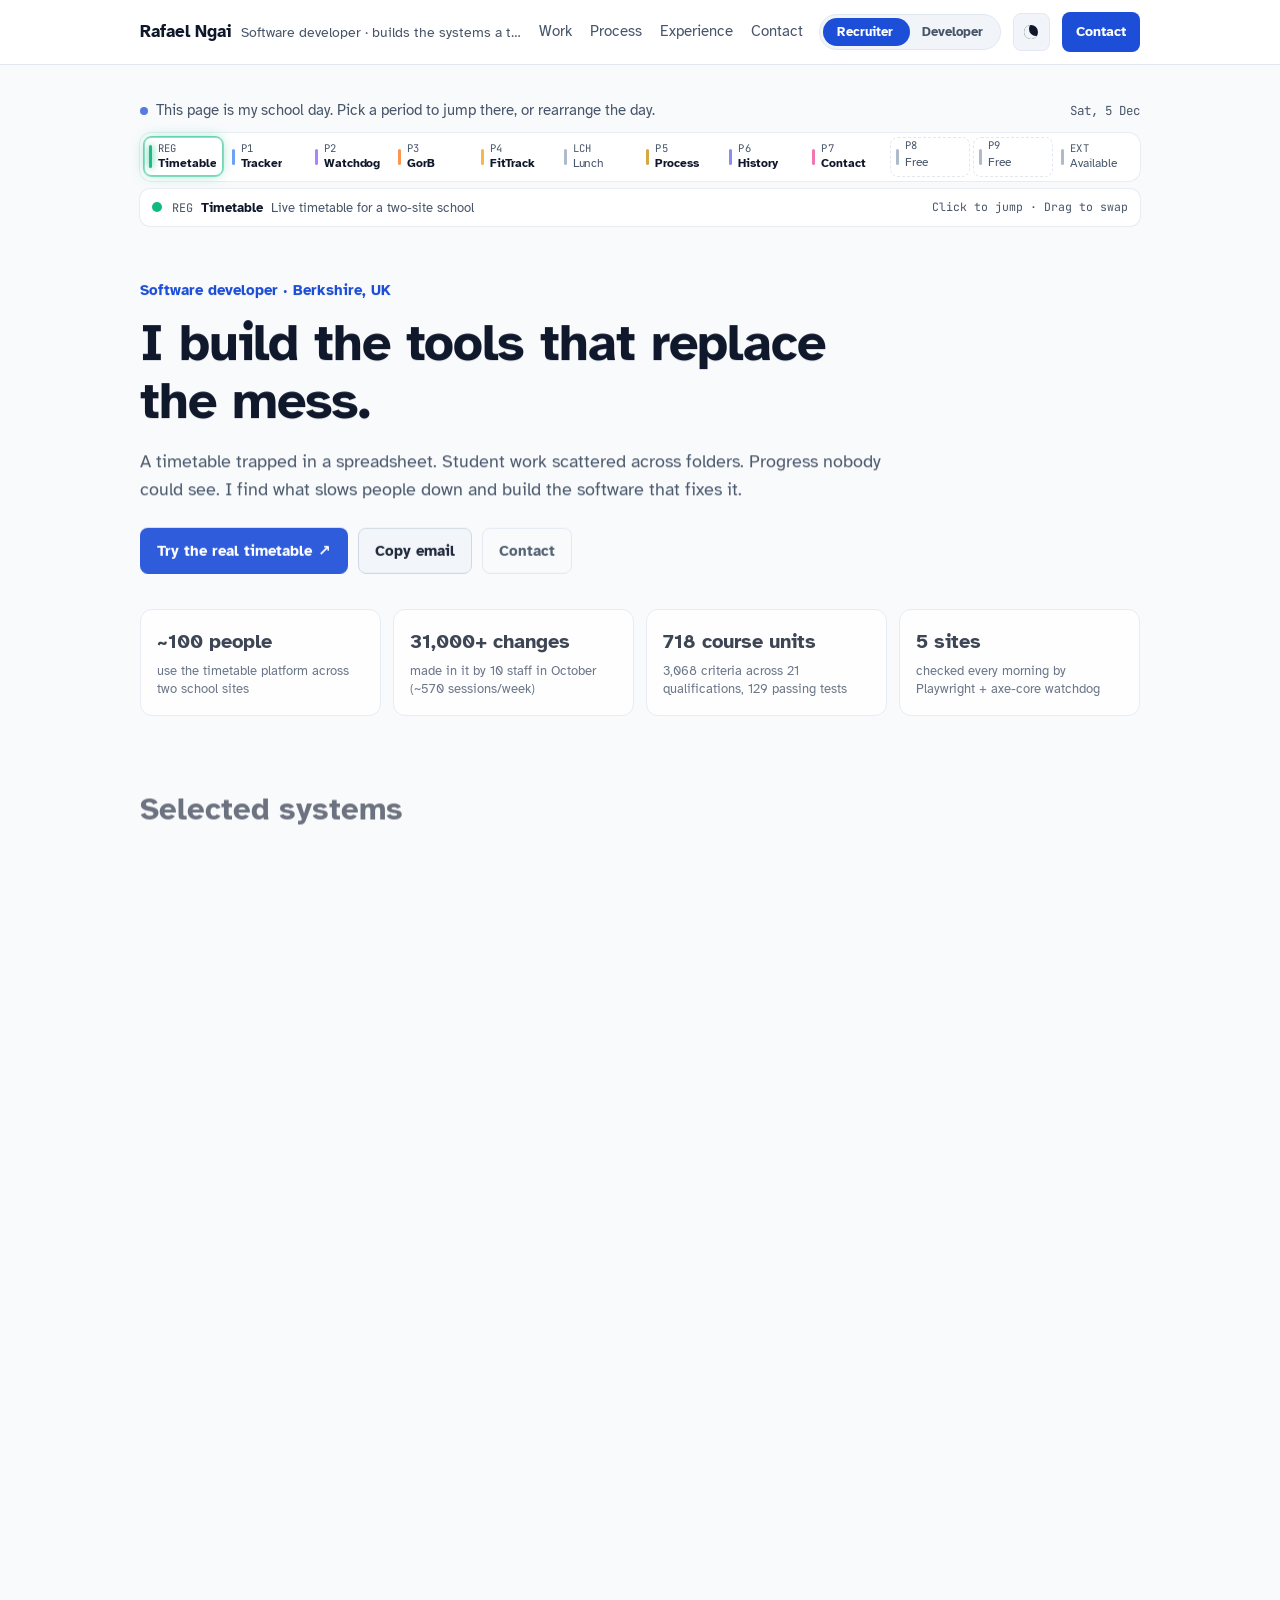
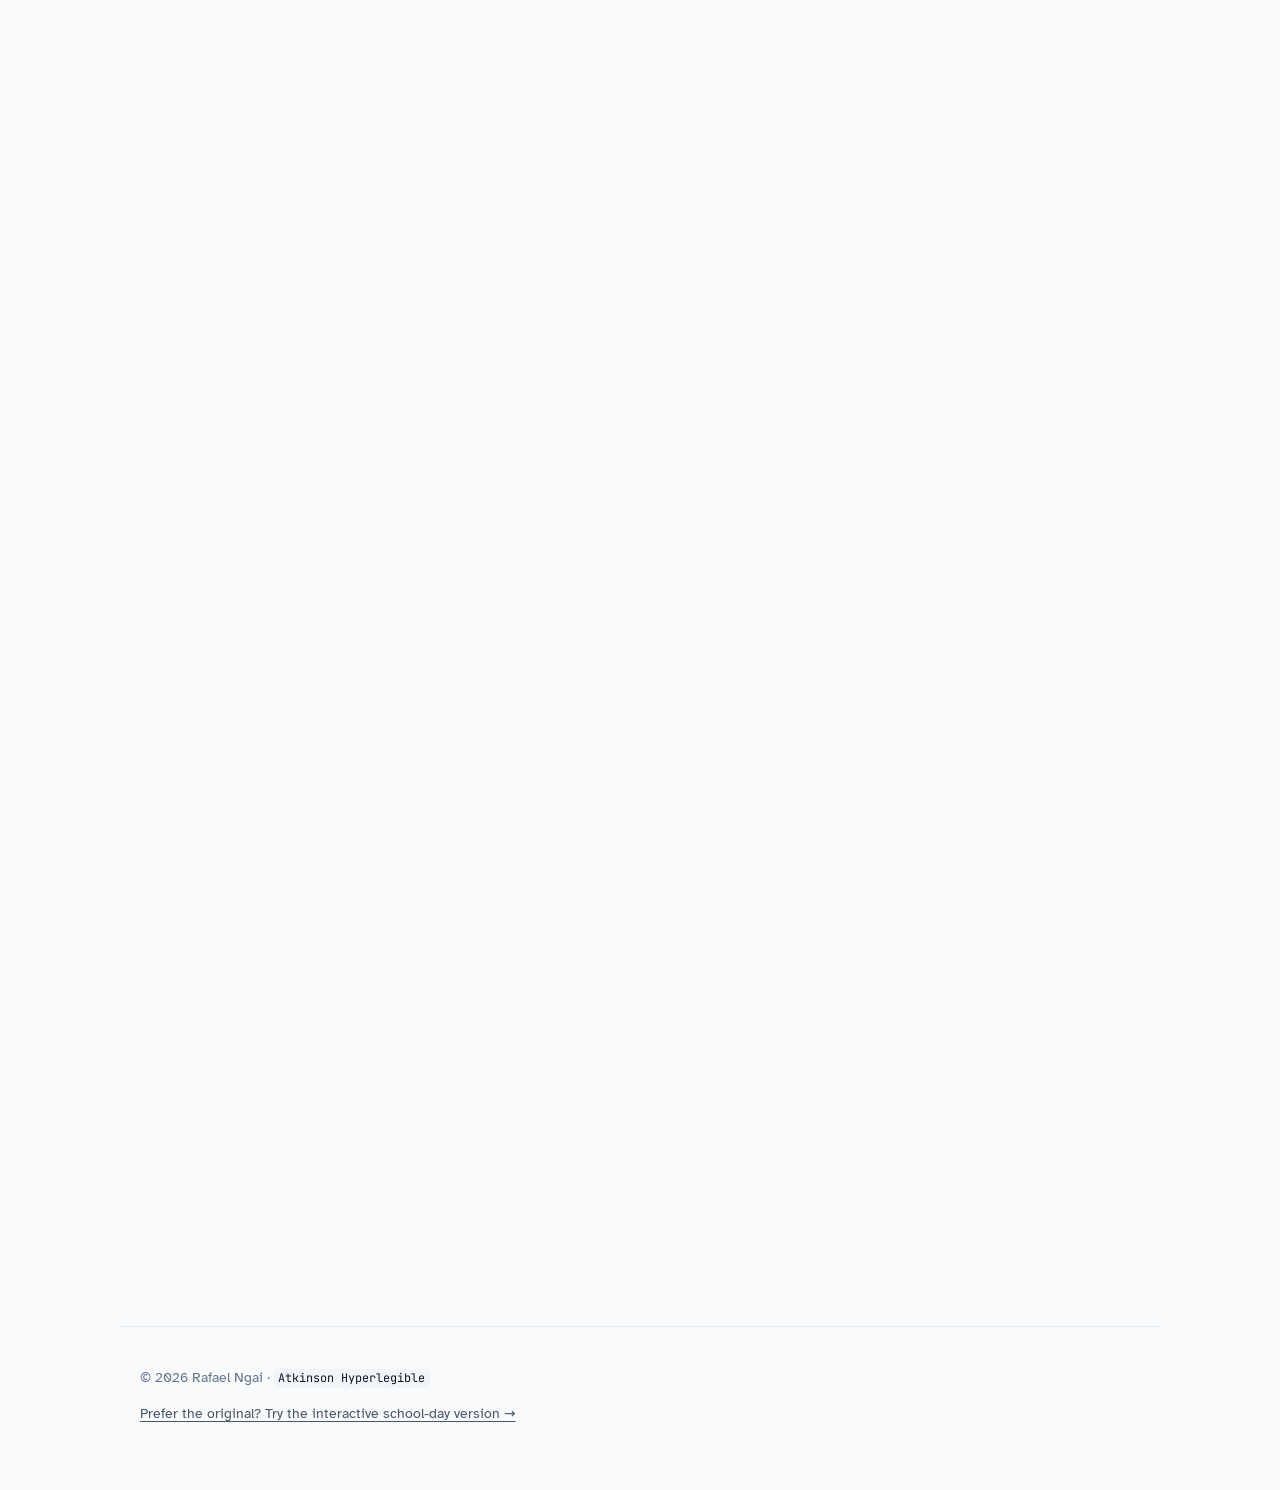
<file: v2/index.html>
<!doctype html><html lang="en"><head><meta charset="utf-8"><meta name="robots" content="noindex"><meta http-equiv="refresh" content="0; url=../"><link rel="canonical" href="https://rafaelkoo.github.io/"><title>Moved</title></head><body><p>This preview is now the main page: <a href="../">rafaelkoo.github.io</a></p></body></html>
</file>
<file: styles.css>
/* ==========================================================================
   Rafael Ngai — Portfolio Redesign Demo
   - Light & Dark theme tokens (:root + prefers-color-scheme: dark)
   - No gradient headline, no near-black+neon-amber, no glass-blur header,
     no uppercase monospace section eyebrows, no cards inside cards.
   ========================================================================== */

:root {
  --bg-canvas: #f8fafc;
  --bg-surface: #ffffff;
  --bg-elevated: #f1f5f9;
  --border-subtle: #e2e8f0;
  --border-strong: #cbd5e1;

  --text-primary: #0f172a;
  --text-secondary: #475569;
  --text-muted: #64748b;

  --accent-primary: #1d4ed8;
  --accent-primary-hover: #1e40af;
  --accent-primary-text: #ffffff;
  --accent-soft: rgba(29, 78, 216, 0.1);
  --accent-emerald: #047857;
  --accent-emerald-soft: rgba(4, 120, 87, 0.12);
  --accent-warning: #b45309;

  --ease-out-expo: cubic-bezier(0.22, 1, 0.36, 1);
  --radius-sm: 8px;
  --radius-md: 12px;
  --radius-lg: 14px;
  --container-max: 1040px;
}

@media (prefers-color-scheme: dark) {
  :root:not([data-theme="light"]) {
    --bg-canvas: #111827;
    --bg-surface: #182232;
    --bg-elevated: #1f2b3d;
    --border-subtle: rgba(255, 255, 255, 0.1);
    --border-strong: rgba(255, 255, 255, 0.18);

    --text-primary: #f1f5f9;
    --text-secondary: #cbd5e1;
    --text-muted: #94a3b8;

    --accent-primary: #60a5fa;
    --accent-primary-hover: #93c5fd;
    --accent-primary-text: #0f172a;
    --accent-soft: rgba(96, 165, 250, 0.15);
    --accent-emerald: #34d399;
    --accent-emerald-soft: rgba(52, 211, 153, 0.14);
    --accent-warning: #fbbf24;
    color-scheme: dark;
  }
}

:root[data-theme="dark"] {
  --bg-canvas: #111827;
  --bg-surface: #182232;
  --bg-elevated: #1f2b3d;
  --border-subtle: rgba(255, 255, 255, 0.1);
  --border-strong: rgba(255, 255, 255, 0.18);

  --text-primary: #f1f5f9;
  --text-secondary: #cbd5e1;
  --text-muted: #94a3b8;

  --accent-primary: #60a5fa;
  --accent-primary-hover: #93c5fd;
  --accent-primary-text: #0f172a;
  --accent-soft: rgba(96, 165, 250, 0.15);
  --accent-emerald: #34d399;
  --accent-emerald-soft: rgba(52, 211, 153, 0.14);
  --accent-warning: #fbbf24;
  color-scheme: dark;
}

@view-transition { navigation: auto; }

*, *::before, *::after { box-sizing: border-box; }

html {
  scroll-behavior: smooth;
  scroll-padding-top: 124px;
  background: var(--bg-canvas);
  color: var(--text-primary);
  font-family: "Atkinson Hyperlegible", system-ui, -apple-system, sans-serif;
  line-height: 1.6;
  -webkit-font-smoothing: antialiased;
}

body { margin: 0; overflow-x: hidden; }
img, canvas { display: block; max-width: 100%; }
a { color: inherit; text-decoration: none; }

code {
  font-family: "JetBrains Mono", ui-monospace, monospace;
  font-size: 0.86em;
  background: var(--bg-elevated);
  padding: 0.12em 0.38em;
  border-radius: 4px;
}

:focus-visible { outline: 2px solid var(--accent-primary); outline-offset: 3px; }

.skip-link {
  position: absolute; left: -9999px; top: 8px; z-index: 1000;
  background: var(--accent-primary); color: var(--accent-primary-text);
  padding: 8px 14px; border-radius: var(--radius-sm); font-weight: 700;
}
.skip-link:focus { left: 16px; }

.container { width: 100%; max-width: var(--container-max); margin-inline: auto; padding-inline: 20px; }
.arrow-nowrap { display: inline-block; white-space: nowrap; }

/* Solid Sticky Header (no glass-blur) + 2px Scroll Progress */
.site-header {
  position: sticky; top: 0; z-index: 100;
  background: var(--bg-surface);
  border-bottom: 1px solid var(--border-subtle);
}
.scroll-progress {
  position: absolute; left: 0; top: 0; height: 2px; width: 100%;
  background: var(--accent-primary);
  transform: scaleX(0); transform-origin: left;
  pointer-events: none; z-index: 2;
}

.theme-btn {
  width: 38px; height: 38px; border: 1px solid var(--border-subtle); border-radius: var(--radius-sm);
  background: var(--bg-elevated); cursor: pointer; display: grid; place-items: center; color: var(--text-primary);
  transition: border-color 0.18s ease;
}
.theme-btn:hover { border-color: var(--accent-primary); }
.theme-sun, .theme-moon { display: none; width: 14px; height: 14px; border-radius: 50%; }
.theme-sun { border: 2px solid var(--text-primary); box-shadow: 0 0 0 2px var(--bg-elevated), 0 0 0 3px var(--text-muted); }
.theme-moon { background: var(--text-primary); box-shadow: inset 5px -3px 0 0 var(--bg-elevated); }
:root[data-theme="dark"] .theme-sun { display: block; }
:root:not([data-theme="dark"]) .theme-moon { display: block; }
@media (prefers-color-scheme: dark) {
  :root:not([data-theme="light"]) .theme-moon { display: none; }
  :root:not([data-theme="light"]) .theme-sun { display: block; }
}

.header-inner { display: flex; align-items: center; justify-content: space-between; gap: 16px; height: 64px; }
.brand { display: flex; align-items: baseline; gap: 10px; min-width: 0; }
.brand-name { font-weight: 700; font-size: 1.05rem; white-space: nowrap; }
.brand-role { color: var(--text-secondary); font-size: 0.86rem; white-space: nowrap; overflow: hidden; text-overflow: ellipsis; }

.header-nav { display: flex; align-items: center; gap: 18px; }
.header-nav a { font-size: 0.92rem; color: var(--text-secondary); transition: color 0.18s ease; }
.header-nav a:hover { color: var(--text-primary); }
.header-actions { display: flex; align-items: center; gap: 12px; }

.segmented-control {
  position: relative; display: inline-grid; grid-template-columns: 1fr 1fr;
  background: var(--bg-elevated); border: 1px solid var(--border-subtle);
  border-radius: 999px; padding: 3px;
}
.segmented-control--full { display: grid; width: 100%; }
.segmented-indicator {
  position: absolute; top: 3px; left: 3px; width: calc(50% - 3px); height: calc(100% - 6px);
  background: var(--accent-primary); border-radius: 999px;
  transition: transform 0.28s var(--ease-out-expo); pointer-events: none;
}
.segmented-control[data-active="technical"] .segmented-indicator { transform: translateX(100%); }
.seg-btn {
  position: relative; z-index: 1; background: transparent; border: 0;
  color: var(--text-secondary); font-family: inherit; font-size: 0.82rem; font-weight: 700;
  padding: 6px 14px; cursor: pointer; border-radius: 999px; transition: color 0.2s ease;
}
.seg-btn.is-active { color: var(--accent-primary-text); }

/* School-Day Scroll-Spy Bar (hidden while #draggable-timetable-slot is in view) */
.day-bar {
  border-top: 1px solid var(--border-subtle);
  background: var(--bg-canvas);
  transition: opacity 0.25s ease, max-height 0.25s var(--ease-out-expo);
  max-height: 44px;
  overflow: hidden;
}
.js .day-bar.is-hidden {
  max-height: 0;
  opacity: 0;
  border-top-width: 0;
  pointer-events: none;
}

.timetable-hero-slot {
  padding-top: 18px;
}
.slot-box {
  border: 1px dashed var(--border-strong);
  border-radius: var(--radius-md);
  background: var(--bg-surface);
  padding: 16px 20px;
  text-align: center;
  font-size: 0.88rem;
  color: var(--text-muted);
}
.day-bar-inner { display: flex; align-items: center; gap: 12px; height: 42px; overflow-x: auto; scrollbar-width: none; }
.day-bar-inner::-webkit-scrollbar { display: none; }
.day-bar-label { font-size: 0.8rem; font-weight: 700; color: var(--text-muted); white-space: nowrap; }
.day-pills { position: relative; display: flex; align-items: center; gap: 6px; }
.day-pill-indicator {
  position: absolute; top: 0; left: 0; height: 100%; width: 0;
  background: var(--accent-soft); border: 1px solid var(--accent-primary);
  border-radius: 999px; pointer-events: none;
  transition: transform 0.32s var(--ease-out-expo), width 0.32s var(--ease-out-expo), opacity 0.2s ease;
  opacity: 0;
}
.day-pill {
  position: relative; z-index: 1;
  display: inline-flex; align-items: center; gap: 6px; padding: 4px 10px; border-radius: 999px;
  font-size: 0.8rem; color: var(--text-secondary); border: 1px solid transparent; white-space: nowrap;
  transition: color 0.2s ease;
}
.day-pill:hover { color: var(--text-primary); }
.day-pill.is-active { color: var(--accent-primary); font-weight: 700; }
.pill-time { font-family: "JetBrains Mono", monospace; font-size: 0.72rem; opacity: 0.8; }

/* Mobile Menu */
.mobile-menu-btn {
  display: none; flex-direction: column; justify-content: center; gap: 5px;
  width: 38px; height: 38px; background: var(--bg-elevated); border: 1px solid var(--border-subtle);
  border-radius: var(--radius-sm); cursor: pointer; padding: 8px;
}
.mobile-menu-btn span { display: block; height: 2px; width: 100%; background: var(--text-primary); border-radius: 2px; }
.mobile-drawer[hidden] { display: none; }
.mobile-drawer { position: fixed; inset: 0; z-index: 200; }
.mobile-drawer-backdrop { position: absolute; inset: 0; background: rgba(0, 0, 0, 0.5); }
.mobile-drawer-panel {
  position: absolute; right: 0; top: 0; bottom: 0; width: min(320px, 88vw);
  background: var(--bg-surface); border-left: 1px solid var(--border-strong);
  padding: 20px; display: flex; flex-direction: column; gap: 20px;
  animation: slideInRight 0.28s var(--ease-out-expo);
}
@keyframes slideInRight { from { transform: translateX(100%); } to { transform: translateX(0); } }
.drawer-header { display: flex; align-items: center; justify-content: space-between; }
.drawer-header-actions { display: flex; align-items: center; gap: 8px; }
.icon-btn { background: var(--bg-elevated); border: 1px solid var(--border-subtle); color: var(--text-primary); width: 34px; height: 34px; border-radius: 50%; font-size: 1.2rem; cursor: pointer; }
.drawer-label { display: block; font-size: 0.8rem; color: var(--text-muted); margin-bottom: 8px; }
.drawer-links { display: flex; flex-direction: column; gap: 6px; }
.drawer-links a { display: flex; align-items: center; gap: 10px; padding: 10px 12px; border-radius: var(--radius-sm); color: var(--text-secondary); }
.drawer-links a:hover { background: var(--bg-elevated); color: var(--text-primary); }
.drawer-links a span { font-family: "JetBrains Mono", monospace; font-size: 0.76rem; color: var(--accent-primary); min-width: 28px; }

/* Buttons */
.btn {
  display: inline-flex; align-items: center; justify-content: center; gap: 6px;
  font-family: inherit; font-weight: 700; font-size: 0.94rem; padding: 10px 16px;
  border-radius: var(--radius-sm); border: 1px solid transparent; cursor: pointer; white-space: nowrap;
  transition: transform 0.18s var(--ease-out-expo), background-color 0.18s ease, border-color 0.18s ease;
}
.btn:active { transform: scale(0.98); }
.btn-sm { font-size: 0.85rem; padding: 8px 13px; }
.btn-primary { background: var(--accent-primary); color: var(--accent-primary-text); }
.btn-primary:hover { background: var(--accent-primary-hover); transform: translateY(-1px); }
.btn-secondary { background: var(--bg-elevated); color: var(--text-primary); border-color: var(--border-strong); }
.btn-secondary:hover { border-color: var(--text-muted); transform: translateY(-1px); }
.btn-ghost { background: transparent; color: var(--text-secondary); border-color: var(--border-subtle); }
.btn-ghost:hover { color: var(--text-primary); border-color: var(--border-strong); background: var(--bg-elevated); }

/* Hero */
.hero { padding-top: 48px; padding-bottom: 32px; }
.hero-content { max-width: 760px; }
.hero-location { margin: 0 0 12px; font-size: 0.94rem; font-weight: 700; color: var(--accent-primary); }
.hero-title { margin: 0 0 16px; font-size: clamp(2.1rem, 4.6vw, 3.25rem); line-height: 1.12; letter-spacing: -0.02em; }
.hero-subtitle { margin: 0 0 24px; font-size: 1.1rem; color: var(--text-secondary); max-width: 66ch; }
.hero-cta-row { display: flex; flex-wrap: wrap; gap: 10px; margin-bottom: 34px; }

.js .hero-stagger { opacity: 0; transform: translateY(10px); animation: heroEnter 0.45s var(--ease-out-expo) forwards; }
.js .hero-stagger:nth-child(1) { animation-delay: 0.02s; }
.js .hero-stagger:nth-child(2) { animation-delay: 0.08s; }
.js .hero-stagger:nth-child(3) { animation-delay: 0.14s; }
.js .hero-stagger:nth-child(4) { animation-delay: 0.2s; }
.js .metrics-strip.hero-stagger { animation-delay: 0.26s; }
@keyframes heroEnter { to { opacity: 1; transform: translateY(0); } }

.metrics-strip { display: grid; grid-template-columns: repeat(4, 1fr); gap: 12px; }
.metric-card { background: var(--bg-surface); border: 1px solid var(--border-subtle); border-radius: var(--radius-md); padding: 16px; display: flex; flex-direction: column; gap: 4px; }
.metric-value { font-size: 1.24rem; font-weight: 700; color: var(--text-primary); }
.metric-label { font-size: 0.84rem; color: var(--text-secondary); line-height: 1.4; }

/* Sections & Case Cards */
.section { padding-block: 38px; }
.section-intro { margin-bottom: 20px; }
.section-intro h2 { margin: 0 0 6px; font-size: clamp(1.5rem, 2.8vw, 1.95rem); line-height: 1.2; }
.section-sub { margin: 0; color: var(--text-secondary); }

.case-card { background: var(--bg-surface); border: 1px solid var(--border-subtle); border-radius: var(--radius-lg); padding: 26px; margin-bottom: 20px; }
.case-meta { display: flex; flex-wrap: wrap; align-items: center; gap: 10px; margin-bottom: 10px; }
.period-badge { display: inline-flex; align-items: center; font-size: 0.78rem; font-weight: 700; padding: 4px 10px; border-radius: 999px; background: var(--bg-elevated); color: var(--text-primary); border: 1px solid var(--border-subtle); }
.period-badge--green { background: var(--accent-emerald-soft); color: var(--accent-emerald); border-color: transparent; }
.period-badge--blue { background: var(--accent-soft); color: var(--accent-primary); border-color: transparent; }
.meta-muted { font-size: 0.84rem; color: var(--text-muted); }
.case-header h3 { margin: 0 0 8px; font-size: 1.38rem; }
.case-lead { margin: 0 0 20px; color: var(--text-secondary); max-width: 70ch; }

/* 16:10 Media Slots for Claude to fill with real screenshots */
.media-slot { margin: 0 0 18px; }
.mini-card .media-slot { margin: 0 0 8px; }
.media-frame {
  aspect-ratio: 16 / 10;
  width: 100%;
  border: 1px dashed var(--border-strong);
  border-radius: var(--radius-md);
  background: var(--bg-elevated);
  display: grid;
  place-items: center;
  padding: 12px;
  text-align: center;
  color: var(--text-muted);
  font-size: 0.84rem;
}
.media-slot figcaption {
  margin-top: 6px;
  font-size: 0.82rem;
  color: var(--text-muted);
}

/* Flat Visualisations (no nested card borders) */
.flat-viz {
  border-top: 1px solid var(--border-subtle);
  border-bottom: 1px solid var(--border-subtle);
  padding-block: 18px;
  margin-bottom: 20px;
}
.flat-viz-head { display: flex; flex-wrap: wrap; align-items: baseline; justify-content: space-between; gap: 10px; margin-bottom: 14px; }
.flat-viz-head h4 { margin: 0; font-size: 1rem; }

/* Draggable Split-Compare Stage */
.split-stage {
  position: relative;
  border: 1px solid var(--border-strong);
  border-radius: var(--radius-md);
  overflow: hidden;
  user-select: none;
  touch-action: pan-y;
}
.split-pane { padding: 18px; }
.split-pane--after { background: var(--bg-surface); }
.split-pane--before {
  position: absolute; inset: 0;
  background: var(--bg-elevated);
  clip-path: inset(0 calc(100% - var(--split, 50%)) 0 0);
}
.pane-head { display: flex; flex-wrap: wrap; justify-content: space-between; gap: 8px; margin-bottom: 12px; font-size: 0.9rem; }
.pane-head--after strong { color: var(--accent-emerald); }
.pane-head--before strong { color: var(--text-primary); }
.pane-head span { font-size: 0.8rem; color: var(--text-muted); }

.mock-grid { display: grid; grid-template-columns: repeat(3, 1fr); gap: 10px; }
.mock-cell {
  padding: 12px; border-radius: var(--radius-sm);
  border: 1px solid var(--border-subtle); background: var(--bg-canvas);
  display: flex; flex-direction: column; gap: 4px;
}
.mock-cell strong { font-size: 0.86rem; }
.mock-cell span { font-size: 0.78rem; color: var(--text-secondary); }
.mock-cell--ok { border-color: var(--accent-emerald); }
.mock-cell--warn { border-style: dashed; opacity: 0.9; }

.split-handle {
  position: absolute; top: 0; bottom: 0; left: var(--split, 50%);
  width: 2px; background: var(--accent-primary); border: 0; padding: 0;
  transform: translateX(-50%); cursor: ew-resize; z-index: 4;
}
.split-grip {
  position: absolute; top: 50%; left: 50%; transform: translate(-50%, -50%);
  width: 34px; height: 34px; border-radius: 50%;
  background: var(--accent-primary); color: var(--accent-primary-text);
  display: grid; place-items: center; font-weight: 700; font-size: 0.95rem;
  box-shadow: 0 2px 10px rgba(0, 0, 0, 0.25);
}

@media (max-width: 720px) {
  .mock-grid { grid-template-columns: 1fr; }
}

.criteria-graph { display: grid; grid-template-columns: 1fr 120px 1fr; align-items: center; gap: 12px; }
.graph-col { display: flex; flex-direction: column; gap: 8px; }
.graph-node, .target-node {
  text-align: left; background: var(--bg-elevated); border: 1px solid var(--border-subtle);
  border-radius: var(--radius-sm); padding: 10px 12px; display: flex; flex-direction: column; gap: 2px;
  color: var(--text-primary); font-family: inherit; transition: border-color 0.2s ease, background-color 0.2s ease;
}
.graph-node { cursor: pointer; }
.graph-node.is-active { border-color: var(--accent-primary); background: var(--accent-soft); }
.target-node.is-lit { border-color: var(--accent-emerald); background: var(--accent-emerald-soft); }
.graph-node strong, .target-node strong { font-size: 0.88rem; }
.graph-node span { font-size: 0.78rem; color: var(--text-secondary); }

.graph-svg { width: 100%; height: 120px; }
.g-line { fill: none; stroke: var(--accent-emerald); stroke-width: 2.2; stroke-dasharray: 180; stroke-dashoffset: 0; }
.g-line.is-animating { animation: drawLine 0.35s var(--ease-out-expo) forwards; }
@keyframes drawLine { from { stroke-dashoffset: 180; opacity: 0.2; } to { stroke-dashoffset: 0; opacity: 1; } }

/* Testimonials */
.testimonials-grid { display: grid; grid-template-columns: 1fr 1fr; gap: 16px; margin-bottom: 18px; }
.testimonial { margin: 0; padding: 14px 16px; border-left: 3px solid var(--accent-primary); background: var(--bg-elevated); border-radius: 0 var(--radius-sm) var(--radius-sm) 0; font-size: 0.93rem; }
.testimonial footer { margin-top: 8px; font-size: 0.84rem; font-weight: 700; color: var(--text-secondary); }

/* Smooth CSS Grid Accordion */
.accordion { border-top: 1px solid var(--border-subtle); margin-top: 12px; }
.accordion-trigger { width: 100%; display: flex; align-items: center; justify-content: space-between; gap: 12px; padding: 13px 0; background: transparent; border: 0; color: var(--text-primary); font-family: inherit; font-size: 0.94rem; font-weight: 700; cursor: pointer; text-align: left; }
.accordion-icon { font-size: 1.2rem; color: var(--text-muted); transition: transform 0.28s var(--ease-out-expo); }
.accordion-trigger[aria-expanded="true"] .accordion-icon { transform: rotate(45deg); color: var(--accent-primary); }
.accordion-panel { display: grid; grid-template-rows: 0fr; transition: grid-template-rows 0.34s var(--ease-out-expo); }
.accordion-panel.is-open { grid-template-rows: 1fr; }
.accordion-inner { overflow: hidden; opacity: 0; transform: translateY(-4px); transition: opacity 0.24s ease, transform 0.28s var(--ease-out-expo); }
.accordion-panel.is-open .accordion-inner { opacity: 1; transform: translateY(0); }
.accordion-inner p { margin: 0 0 12px; color: var(--text-secondary); font-size: 0.92rem; }
.tech-tags { display: flex; flex-wrap: wrap; gap: 8px; padding-bottom: 14px; }
.tech-tags span { font-size: 0.78rem; padding: 4px 10px; border-radius: 999px; background: var(--bg-elevated); border: 1px solid var(--border-subtle); color: var(--text-secondary); }

.case-footer { display: flex; flex-wrap: wrap; align-items: center; justify-content: space-between; gap: 12px; padding-top: 14px; border-top: 1px solid var(--border-subtle); }
.stack-inline { font-size: 0.84rem; color: var(--text-muted); }

/* Two-Column Secondary Grid */
.two-col-grid { display: grid; grid-template-columns: 1fr 1fr; gap: 20px; margin-bottom: 20px; }
.case-card--compact { margin-bottom: 0; display: flex; flex-direction: column; }
.case-card--compact .case-footer { margin-top: auto; }

.status-list { list-style: none; margin: 14px 0 18px; padding: 0; display: flex; flex-direction: column; gap: 8px; }
.status-list li { display: flex; justify-content: space-between; align-items: center; gap: 10px; padding: 8px 12px; border-radius: var(--radius-sm); background: var(--bg-elevated); font-size: 0.88rem; }
.status-ok { font-family: "JetBrains Mono", monospace; font-size: 0.78rem; color: var(--accent-emerald); font-weight: 700; }
.status-warn { font-family: "JetBrains Mono", monospace; font-size: 0.78rem; color: var(--accent-warning); font-weight: 700; }
.status-loading { color: var(--text-secondary); }

.pixel-gym-box { margin: 12px 0 8px; }
.pixel-gym-head { font-size: 0.8rem; color: var(--text-muted); margin-bottom: 6px; }
#gym-canvas { width: 100%; height: auto; border-radius: var(--radius-sm); border: 1px solid var(--border-subtle); cursor: pointer; }

/* Side Projects */
.side-projects { background: var(--bg-surface); border: 1px solid var(--border-subtle); border-radius: var(--radius-lg); padding: 24px; }
.side-projects-head { display: flex; flex-wrap: wrap; align-items: center; justify-content: space-between; gap: 10px; margin-bottom: 16px; }
.side-projects-head p { margin: 0; font-size: 0.9rem; color: var(--text-muted); }
.three-col-grid { display: grid; grid-template-columns: repeat(3, 1fr); gap: 14px; }
.mini-card {
  background: var(--bg-elevated); border: 1px solid var(--border-subtle); border-radius: var(--radius-md); padding: 16px;
  display: flex; flex-direction: column; gap: 8px;
  transition: transform 0.22s var(--ease-out-expo), border-color 0.22s ease;
}
.mini-card:hover { transform: translateY(-2px); border-color: var(--border-strong); }
.mini-card h4 { margin: 0; font-size: 1rem; }
.mini-card p { margin: 0; font-size: 0.88rem; color: var(--text-secondary); }
.mini-links { margin-top: auto; display: flex; gap: 14px; font-size: 0.84rem; font-weight: 700; color: var(--accent-primary); }

/* Process & Experience */
.process-grid { display: grid; grid-template-columns: repeat(4, 1fr); gap: 14px; }
.process-step { background: var(--bg-surface); border: 1px solid var(--border-subtle); border-radius: var(--radius-md); padding: 18px; }
.step-num { font-family: "JetBrains Mono", monospace; font-size: 0.82rem; color: var(--accent-primary); display: block; margin-bottom: 6px; }
.process-step h4 { margin: 0 0 6px; font-size: 1rem; }
.process-step p { margin: 0; font-size: 0.88rem; color: var(--text-secondary); }

.exp-layout { display: grid; grid-template-columns: 1.4fr 1fr; gap: 24px; align-items: start; }
.timeline { display: flex; flex-direction: column; gap: 18px; border-left: 2px solid var(--border-subtle); padding-left: 20px; }
.timeline-item { position: relative; }
.timeline-item::before { content: ""; position: absolute; left: -26px; top: 6px; width: 10px; height: 10px; border-radius: 50%; background: var(--accent-primary); border: 2px solid var(--bg-canvas); }
.timeline-date { font-family: "JetBrains Mono", monospace; font-size: 0.8rem; color: var(--accent-primary); }
.timeline-item h4 { margin: 4px 0 2px; font-size: 1.08rem; }
.timeline-org { margin: 0 0 6px; font-size: 0.88rem; color: var(--text-muted); }
.timeline-item p:last-child { margin: 0; font-size: 0.93rem; color: var(--text-secondary); }

.skills-panel { background: var(--bg-surface); border: 1px solid var(--border-subtle); border-radius: var(--radius-lg); padding: 22px; }
.skills-panel h3 { margin: 0 0 14px; font-size: 1.1rem; }
.skill-group { margin-bottom: 14px; }
.skill-group h5 { margin: 0 0 4px; font-size: 0.84rem; color: var(--text-muted); }
.skill-group p { margin: 0; font-size: 0.9rem; color: var(--text-secondary); }

/* Contact & Footer */
.contact-box { background: var(--bg-surface); border: 1px solid var(--border-strong); border-radius: var(--radius-lg); padding: 32px 28px; }
.contact-box h2 { margin: 0 0 8px; font-size: clamp(1.5rem, 3vw, 1.9rem); }
.contact-box p { margin: 0 0 20px; color: var(--text-secondary); }
.contact-actions { display: flex; flex-wrap: wrap; gap: 10px; }
.site-footer { padding-block: 26px 44px; border-top: 1px solid var(--border-subtle); color: var(--text-muted); font-size: 0.86rem; }

/* Safe Scroll Reveal (only hidden when .js is present) */
.js .reveal { opacity: 0; transform: translateY(16px); transition: opacity 0.5s var(--ease-out-expo), transform 0.5s var(--ease-out-expo); }
.js .reveal.is-visible { opacity: 1; transform: translateY(0); }

/* Staggered grid children inside revealed sections */
.js .reveal .process-step,
.js .reveal .mini-card {
  opacity: 0; transform: translateY(12px);
  transition: opacity 0.42s var(--ease-out-expo), transform 0.42s var(--ease-out-expo), border-color 0.22s ease;
}
.js .reveal.is-visible .process-step,
.js .reveal.is-visible .mini-card { opacity: 1; transform: translateY(0); }
.js .reveal.is-visible .process-step:nth-child(2),
.js .reveal.is-visible .mini-card:nth-child(2) { transition-delay: 0.06s; }
.js .reveal.is-visible .process-step:nth-child(3),
.js .reveal.is-visible .mini-card:nth-child(3) { transition-delay: 0.12s; }
.js .reveal.is-visible .process-step:nth-child(4) { transition-delay: 0.18s; }

/* Non-shifting Floating Mode Pill & Toast */
.mode-pill, .toast {
  position: fixed; bottom: 20px; z-index: 300;
  background: var(--bg-surface); border: 1px solid var(--border-strong); color: var(--text-primary);
  padding: 9px 14px; border-radius: var(--radius-sm); font-size: 0.86rem; font-weight: 700;
  box-shadow: 0 8px 24px rgba(0, 0, 0, 0.14);
}
.mode-pill { left: 20px; border-color: var(--accent-primary); }
.toast { right: 20px; border-color: var(--accent-emerald); }
.mode-pill[hidden], .toast[hidden] { display: none; }

@media (max-width: 900px) {
  .header-nav, .header-actions { display: none; }
  .mobile-menu-btn { display: flex; }
  .metrics-strip, .testimonials-grid, .two-col-grid, .three-col-grid, .process-grid, .exp-layout { grid-template-columns: 1fr; }
  .arch-flow, .criteria-graph { grid-template-columns: 1fr; }
  .arch-sep, .graph-links { display: none; }
}

@media (max-width: 540px) {
  .brand-role { display: none; }
  .case-card { padding: 20px; }
  .hero { padding-top: 32px; }
}

@media (prefers-reduced-motion: reduce) {
  html { scroll-behavior: auto; }
  .js .hero-stagger, .js .reveal, .js .reveal .process-step, .js .reveal .mini-card { opacity: 1; transform: none; animation: none; transition: none; }
  .segmented-indicator, .day-pill-indicator, .accordion-panel, .accordion-inner, .accordion-icon, .btn, .mini-card, .g-line.is-animating, .arch-sep { transition: none; animation: none; }
}
</file>
<file: tt-widget.css>
/* School-day timetable, "Chrono HUD" (option A, chosen by Rafael 27 Nov).
   Desktop (>= 960px): one 48px rail. Phone and small tablet (< 960px): 4 x 3 grid with Jump / Swap and a bottom bar.
   Colours come from the page's tokens; each period has its own bar colour in light and dark. */
:root{--ttw-line:color-mix(in srgb,var(--border-subtle) 70%,transparent);
  --b-tt:#10b981;--b-tr:#3b82f6;--b-wd:#8b5cf6;--b-gb:#f97316;--b-ft:#f59e0b;--b-how:#ca8a04;--b-ex:#6366f1;--b-ct:#ec4899;--b-lunch:#94a3b8;--b-av:#10b981;--b-free:#94a3b8}
@media (prefers-color-scheme: dark){:root:not([data-theme="light"]){--b-tt:#34d399;--b-tr:#60a5fa;--b-wd:#a78bfa;--b-gb:#fb923c;--b-ft:#fbbf24;--b-how:#facc15;--b-ex:#818cf8;--b-ct:#f472b6;--b-lunch:#64748b;--b-av:#34d399;--b-free:#64748b}}
:root[data-theme="dark"]{--b-tt:#34d399;--b-tr:#60a5fa;--b-wd:#a78bfa;--b-gb:#fb923c;--b-ft:#fbbf24;--b-how:#facc15;--b-ex:#818cf8;--b-ct:#f472b6;--b-lunch:#64748b;--b-av:#34d399;--b-free:#64748b}

.ttw{padding:16px 0 4px;--ac:var(--accent-primary)}
.ttw-head{display:flex;flex-wrap:wrap;align-items:center;justify-content:space-between;gap:8px 16px;margin-bottom:10px}
.ttw-lead{margin:0;color:var(--text-secondary);font-size:.92rem;display:flex;align-items:center;gap:8px}
.ttw-dot{width:8px;height:8px;border-radius:50%;background:var(--accent-primary);flex:none;animation:ttwPulse 1.8s ease-in-out infinite}
@keyframes ttwPulse{50%{opacity:.3}}
.ttw-tools{display:flex;align-items:center;gap:10px}
.ttw-date{font-family:"JetBrains Mono",ui-monospace,monospace;font-size:.78rem;color:var(--text-secondary)}
.ttw-reset{font:inherit;font-size:.82rem;font-weight:700;color:var(--text-secondary);background:var(--bg-elevated);border:1px solid var(--border-subtle);border-radius:8px;padding:5px 10px;cursor:pointer}
.ttw-reset:hover{color:var(--text-primary);border-color:var(--ac)}
.ttw-reset[hidden]{display:none}
.ttw-mode{display:none;border:1px solid var(--border-subtle);border-radius:999px;padding:2px;background:var(--bg-surface)}
.ttw-mode button{font:inherit;font-size:.8rem;font-weight:700;border:0;background:none;color:var(--text-secondary);padding:6px 12px;border-radius:999px;cursor:pointer;min-height:34px}
.ttw-mode button[aria-pressed="true"]{background:var(--accent-primary);color:var(--accent-primary-text)}

/* the rail */
.ttw-rail{position:relative;list-style:none;margin:0;padding:4px;display:grid;grid-template-columns:repeat(12,minmax(0,1fr));gap:3px;
  border-radius:12px;background:var(--bg-surface);box-shadow:0 0 0 1px var(--ttw-line)}
.ttw-ind{position:absolute;top:0;left:0;border-radius:8px;pointer-events:none;z-index:0;
  border:1.5px solid var(--ac);background:var(--bg-surface);box-shadow:0 0 14px -3px color-mix(in srgb,var(--ac) 55%,transparent);
  transition:transform .32s cubic-bezier(.22,1,.36,1),width .32s cubic-bezier(.22,1,.36,1),height .32s cubic-bezier(.22,1,.36,1),border-color .24s ease,box-shadow .24s ease}
.ttw-slot{position:relative;z-index:1;display:flex;align-items:center;gap:6px;min-width:0;height:40px;padding:0 4px 0 5px;border-radius:8px;
  overflow:hidden;transition:transform .14s cubic-bezier(.2,0,0,1),background-color .15s;-webkit-tap-highlight-color:transparent}
.ttw-slot:hover{background:color-mix(in srgb,var(--bg-elevated) 60%,transparent)}
.ttw-slot:active{transform:scale(.95)}
.ttw-bar{width:3px;height:16px;border-radius:3px;flex:none;background:var(--c,var(--b-free));opacity:.75;transition:height .2s,opacity .2s,box-shadow .2s}
.ttw-slot.on .ttw-bar{height:24px;opacity:1;box-shadow:0 0 8px var(--c,var(--b-free))}
.ttw-txt{min-width:0;display:flex;flex-direction:column;gap:3px}
.ttw-code{font-family:"JetBrains Mono",ui-monospace,monospace;font-size:.66rem;line-height:1;color:var(--text-secondary);letter-spacing:.02em}
.ttw-cell{min-width:0;display:flex}
.ttw-blk{min-width:0;font-size:.75rem;letter-spacing:-.005em;font-weight:700;line-height:1.1;color:var(--text-primary);text-decoration:none;white-space:nowrap;overflow:hidden;text-overflow:ellipsis;
  cursor:grab;user-select:none;-webkit-user-select:none;-webkit-touch-callout:none}
.ttw-blk::after{content:"";position:absolute;inset:0}          /* the whole period is the link */
.ttw-blk:focus-visible{outline:none}
.ttw-slot:has(.ttw-blk:focus-visible){outline:3px solid var(--accent-primary);outline-offset:1px}
.ttw-blk.ttw-locked{cursor:default;font-weight:500;color:var(--text-secondary)}
.ttw-free{font-size:.78rem;color:var(--text-secondary);white-space:nowrap;overflow:hidden;text-overflow:ellipsis}
.ttw-slot.is-free{border:1px dashed var(--border-subtle)}

.ttw-slot.ttw-over{background:var(--accent-soft);outline:1.5px dashed var(--ac);outline-offset:-2px}
.ttw-slot.ttw-picked{outline:1.5px dashed var(--ac);outline-offset:-2px;animation:ttwPick 1.1s ease-in-out infinite}
@keyframes ttwPick{50%{transform:scale(.97)}}
.ttw-dragging{position:relative;z-index:30;opacity:.85;pointer-events:none}
.ttw-is-dragging{cursor:grabbing}
.ttw-ripple{position:absolute;border-radius:50%;transform:scale(0);opacity:.28;pointer-events:none;animation:ttwRipple .48s cubic-bezier(.16,1,.3,1) forwards}
@keyframes ttwRipple{to{transform:scale(3.2);opacity:0}}

/* readout under the rail */
.ttw-strip{display:flex;align-items:center;gap:10px;margin-top:8px;padding:8px 12px;border-radius:10px;background:var(--bg-surface);box-shadow:0 0 0 1px var(--ttw-line);font-size:.84rem;min-width:0}
.ttw-sd{width:10px;height:10px;border-radius:50%;flex:none;background:var(--ac)}
.ttw-read{display:flex;align-items:baseline;gap:8px;min-width:0;flex:1}
.ttw-sc{font-family:"JetBrains Mono",ui-monospace,monospace;font-size:.74rem;color:var(--text-secondary);flex:none}
.ttw-sn{font-weight:700;flex:none}
.ttw-sx{color:var(--text-secondary);white-space:nowrap;overflow:hidden;text-overflow:ellipsis;min-width:0}
.ttw-hint{font-family:"JetBrains Mono",ui-monospace,monospace;font-size:.72rem;color:var(--text-secondary);white-space:nowrap}
.ttw-go{display:none;font-weight:700;font-size:.84rem;text-decoration:none;border-radius:8px;padding:9px 12px;background:var(--accent-primary);color:var(--accent-primary-text);white-space:nowrap;min-height:40px;align-items:center}
.ttw-go[aria-disabled="true"]{opacity:.5;pointer-events:none}
.ttw-readout{animation:ttwRead .22s cubic-bezier(.22,1,.36,1)}
@keyframes ttwRead{from{opacity:0;transform:translateY(4px)}}
.ttw-sr{position:absolute;width:1px;height:1px;overflow:hidden;clip:rect(0 0 0 0);white-space:nowrap}

/* phone: 4 x 3 grid, Jump / Swap, action bar */
@media (max-width:959px){
  .ttw-mode{display:inline-flex}
  .ttw-rail{grid-template-columns:repeat(4,minmax(0,1fr));gap:6px;padding:6px}
  .ttw-slot{height:auto;min-height:50px;align-items:center;border:1px solid var(--ttw-line);border-radius:10px}
  .ttw-slot.is-free{border-style:dashed}
  .ttw-blk,.ttw-free{white-space:normal;display:-webkit-box;-webkit-line-clamp:2;-webkit-box-orient:vertical;font-size:.74rem;line-height:1.15}
  .ttw-blk{cursor:pointer}
  .ttw-strip{padding:8px 10px}
  .ttw-read{flex-direction:column;gap:2px;align-items:flex-start}
  .ttw-sx{white-space:normal;font-size:.78rem}
  .ttw-hint{display:none}
  .ttw-go{display:inline-flex}
}
@media (prefers-reduced-motion: reduce){
  .ttw-ind,.ttw-slot,.ttw-bar{transition:none}
  .ttw-dot,.ttw-ripple,.ttw-readout,.ttw-slot.ttw-picked{animation:none}
  .ttw-slot:active{transform:none}
}
</file>
